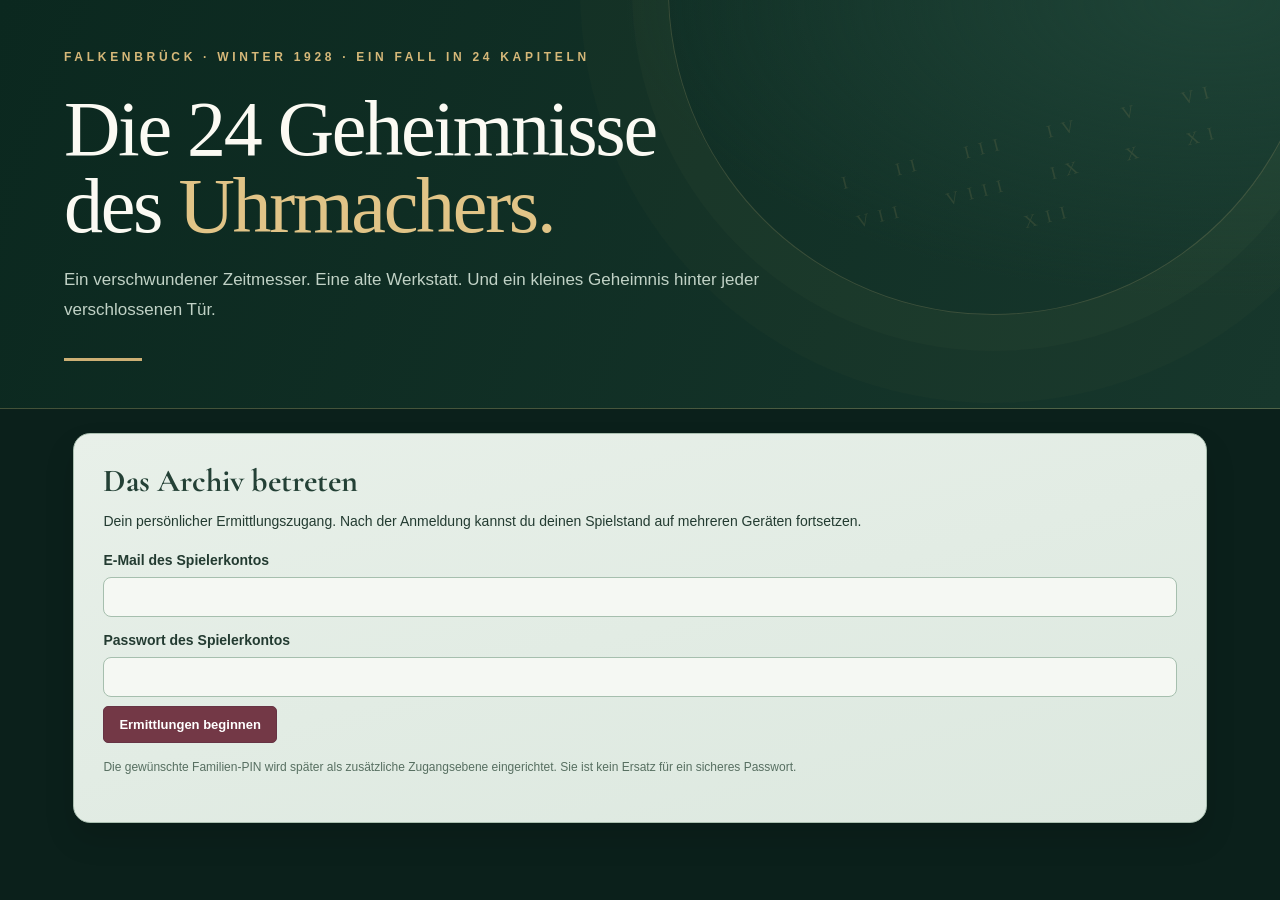
<file: index.html>
<!doctype html><html lang="de"><head><meta charset="utf-8"><meta name="viewport" content="width=device-width,initial-scale=1"><title>Winterstern · Die Ermittlungszentrale 0.9</title>
<style>
@import url('https://fonts.googleapis.com/css2?family=Cormorant+Garamond:wght@500;600;700&display=swap');
:root{--pine:#183c30;--dark:#102b25;--wine:#793844;--paper:#fffaf1;--cream:#eee1cc;--gold:#d6b87c;--ink:#263b30;--line:#d9cab3}*{box-sizing:border-box}body{margin:0;background:#e8dfd0;color:var(--ink);font:14px/1.65 Arial,sans-serif}h1,h2,h3{font-family:'Cormorant Garamond',Georgia,serif;line-height:1.1}h1{font-size:48px;margin:7px 0}h2{font-size:32px;margin:0 0 12px}h3{font-size:24px;margin:0 0 8px}p{margin:9px 0 15px}header{background:linear-gradient(115deg,#102c23,#255041);color:#f6ecdc;padding:23px clamp(16px,2.5vw,44px);border-bottom:4px solid var(--wine)}header .brand{display:flex;align-items:center;gap:13px}header small{letter-spacing:2px;color:var(--gold)}.logo{width:50px;height:50px;border:2px solid var(--gold);border-radius:50%;display:grid;place-items:center;font-size:25px}main{width:100%;max-width:none;margin:24px auto;padding:0 clamp(12px,2.5vw,44px)}.card{background:var(--paper);padding:24px;border-radius:12px;border:1px solid var(--line);margin-bottom:17px;box-shadow:0 6px 20px #182d250a}.hero{background:#1c4034;color:#f3e9d8;border:1px solid #45614e}.hero p{color:#e6d8c2}.muted{color:#65776c}.gold{color:#b48b44}.cap{letter-spacing:1.8px;text-transform:uppercase;font-size:11px;font-weight:700;color:var(--wine)}.hero .cap{color:#dbc28e}button{font:600 14px Arial;cursor:pointer;border:1px solid var(--wine);border-radius:6px;padding:10px 15px;background:var(--wine);color:white}button.alt{background:transparent;color:var(--wine)}button:disabled{opacity:.55;cursor:not-allowed}input,textarea,select{width:100%;font:14px Arial;color:var(--ink);padding:11px;background:white;border:1px solid #bda994;border-radius:6px}textarea{min-height:125px;resize:vertical}label{display:block;font-weight:bold;margin:12px 0 5px}.nav{display:flex;gap:8px;flex-wrap:wrap;margin:0 0 18px}.nav button{background:#f8ecdb;color:var(--pine);border:1px solid #cbbc9e}.nav button.active{background:var(--pine);color:white}.flex{display:flex;justify-content:space-between;align-items:center;gap:10px;flex-wrap:wrap}.grid{display:grid;grid-template-columns:minmax(0,1fr) minmax(260px,310px);gap:18px}.cols{display:grid;grid-template-columns:1fr 1fr;gap:13px}.notice{padding:12px;border-radius:6px;margin:12px 0;background:#e5efe3;border-left:4px solid #44875e;white-space:pre-wrap}.notice.bad{background:#f6e6e1;border-left-color:#a84c4c}.reader{font:17px/1.82 Georgia,serif;max-width:85ch;white-space:pre-line}.reader p{margin-bottom:19px}.divider{border:0;border-top:1px solid var(--line);margin:22px 0}.stamp{background:#f0e5d1;border-radius:7px;padding:13px}.storycard{display:block;width:100%;text-align:left;margin:8px 0;background:#f7eedf;color:var(--ink);border:1px solid #d1bea2}.storycard:hover{background:#f0dfc7}.tag{background:#e9ddc5;padding:4px 9px;border-radius:16px;font-size:12px}.stat{font:700 28px Georgia,serif;color:var(--wine)}.bernd{display:flex;align-items:center;gap:15px;padding:14px;border:1px solid #d7c2a0;background:#f1e7d5;border-radius:10px}.bernd svg{width:102px;height:122px;flex:none;filter:drop-shadow(0 6px 4px #0002)}.small{font-size:12px}.board{height:500px;background:radial-gradient(#b69574,#997352);border:12px solid #76513a;position:relative;overflow:hidden;border-radius:7px;touch-action:none}.board svg.lines{position:absolute;width:100%;height:100%;inset:0;pointer-events:none}.node{position:absolute;cursor:grab;touch-action:none;user-select:none;width:148px;background:#fbefd4;border:1px solid #d2bf96;box-shadow:2px 3px 6px #37271f88;border-radius:4px;padding:13px;min-height:92px}.node:before{content:'';position:absolute;top:5px;left:calc(50% - 5px);width:10px;height:10px;background:#9b4647;border-radius:50%}.node strong{display:block;margin-top:10px}.node-photo{width:100%;height:82px;object-fit:cover;margin-top:12px;border-radius:3px}.archive-photo{max-width:160px;max-height:135px;object-fit:cover;display:block;border-radius:5px;margin:9px 0}.node.selected{outline:3px solid #f7df9f}.node small{display:block;color:#6f6559}.node .link-handle{position:absolute;right:-13px;top:34px;width:26px;height:26px;border-radius:50%;border:2px solid #ffeed1;background:#793844;color:white;font:700 16px Arial,sans-serif;display:grid;place-items:center;cursor:crosshair;touch-action:none;box-shadow:0 1px 6px #0005;padding:0;z-index:3}.node .link-handle:focus-visible{outline:3px solid #e1b96d}.node.link-source{outline:3px solid #fbd18d}.node.link-target{outline:3px dashed #fff1c3}#boardLinkInfo{background:#f6e8d1;padding:9px;border-radius:7px;margin:8px 0;font-size:12px}.board-actions{display:flex;gap:7px;flex-wrap:wrap;margin:8px 0}.board-actions button{font-size:12px}.link-row{padding:7px 0;border-bottom:1px solid #e0ceb5;display:flex;gap:9px;align-items:center;justify-content:space-between}.link-row button{font-size:11px;padding:5px 8px}svg#lines .preview{stroke:#f4d79e;stroke-dasharray:4 4;stroke-width:4;opacity:.9}.two{display:grid;grid-template-columns:1fr 1fr;gap:11px}.archiveitem{background:#f1e4d0;padding:15px;border-radius:8px;border:1px solid var(--line);margin:8px 0}.hide{display:none!important}.apphead{margin-bottom:22px}.warning{background:#f4e7d0;padding:10px;border-radius:6px}.hint{background:#f3e8d7;padding:12px;border-left:3px solid var(--gold);margin-top:9px}.board-split{display:grid;grid-template-columns:1fr 260px;gap:15px}@media(max-width:800px){.grid,.cols,.board-split{grid-template-columns:1fr}.board{height:420px;border-width:7px}.node{width:118px}.card{padding:18px}header h1{font-size:38px}}
.ws-material-reminder{background:#f1e5cc;color:#253d31;border-left:4px solid #ae8746;border-radius:5px;padding:13px 15px;margin:0 0 18px;line-height:1.6}.ws-next-parcel{border:1px solid #c7a46a}.ws-next-parcel strong{color:#22392e}body.ws-admin-preview .ws-preview-navigator{border:2px solid #b49a70;background:#f5ead5}body.ws-admin-preview .ws-preview-head{display:flex;justify-content:space-between;gap:10px;flex-wrap:wrap;align-items:center}body.ws-admin-preview .ws-preview-navigator button:disabled{opacity:.45;cursor:not-allowed}body.ws-admin-preview #view{max-width:none}body.ws-admin-preview .nav{display:flex}
@media(min-width:1500px){.grid{grid-template-columns:minmax(0,1fr) 340px}.card{padding:clamp(24px,2vw,38px)}}
@media(max-width:650px){header{padding:17px 14px}main{padding:0 12px;margin:14px auto}h1{font-size:34px}.card{padding:16px}.reader{font-size:16px}.ws-preview-navigator .flex{gap:8px}.ws-preview-navigator button{flex:1 1 125px}}
html,body{max-width:100%;overflow-x:clip}.grid>*,.cols>*,.board-split>*{min-width:0}
</style><link rel="stylesheet" href="raetsel.css"><link rel="stylesheet" href="winterstern-archiv-ui.css"><script src="raetsel.js"></script></head><body class="ws-newui"><header class="ws-grand-header"><div class="ws-grand-inner"><small>FALKENBRÜCK · WINTER 1928 · EIN FALL IN 24 KAPITELN</small><h1>Die 24 Geheimnisse<br>des <em>Uhrmachers.</em></h1><p>Ein verschwundener Zeitmesser. Eine alte Werkstatt. Und ein kleines Geheimnis hinter jeder verschlossenen Tür.</p><div class="ws-grand-line" aria-hidden="true"></div></div><div class="ws-grand-dial" aria-hidden="true"><span>I&nbsp;&nbsp; II&nbsp;&nbsp; III&nbsp;&nbsp; IV&nbsp;&nbsp; V&nbsp;&nbsp; VI</span><span>VII&nbsp;&nbsp; VIII&nbsp;&nbsp; IX&nbsp;&nbsp; X&nbsp;&nbsp; XI</span><span>XII</span></div></header><main><section class="card" id="login"><h2>Das Archiv betreten</h2><p>Dein persönlicher Ermittlungszugang. Nach der Anmeldung kannst du deinen Spielstand auf mehreren Geräten fortsetzen.</p><form id="loginForm"><label for="email">E-Mail des Spielerkontos</label><input id="email" type="email" required autocomplete="username"><label for="pass">Passwort des Spielerkontos</label><input id="pass" type="password" required autocomplete="current-password"><p><button type="submit" id="signIn">Ermittlungen beginnen</button></p></form><p class="muted small">Die gewünschte Familien-PIN wird später als zusätzliche Zugangsebene eingerichtet. Sie ist kein Ersatz für ein sicheres Passwort.</p></section><div id="status" aria-live="polite"></div><div id="app" class="hide"><div class="card flex apphead ws-progress-panel"><div class="ws-progress-content"><strong id="welcome">Ermittlung läuft</strong><div class="ws-progress-counter" id="progressLabel">0 von 24 Kapiteln gelöst</div><div class="ws-progress-track" role="progressbar" aria-label="Ermittlungsfortschritt" aria-valuemin="0" aria-valuemax="24" aria-valuenow="0" id="progressBar"><span id="progressFill"></span></div></div><button class="alt" id="logout">Abmelden</button></div><nav class="nav" id="nav" aria-label="Bereiche des Fallarchivs"><button data-tab="daily" class="active">Tagesrätsel</button><button data-tab="story">Gesamte Geschichte</button><button data-tab="board">Beweiswand</button><button data-tab="archive">Archiv</button></nav><div id="view"></div></div></main>
<script>
'use strict';
const BASE='https://giswhdctilbwtgvuxkaj.supabase.co';
const PUB='sb_publishable_4tWOnWo7JqIf9sAXbocBdQ_MdJ93zDN';
const ADMIN_PREVIEW=new URLSearchParams(location.search).get('spielvorschau')==='1';
let previewSolved=false, replayChapter=null, previewAllDiscoveries=[];
let session=null,me=null,progress=[],chapters=[],discoveries=[],boardItems=[],connections=[],mediaCache=new Map(),active='daily',current=1,selected=null,saveTimer=null,linkSource=null,linkDrag=null;
const $=id=>document.getElementById(id);
const esc=s=>String(s??'').replace(/[&<>"']/g,c=>({'&':'&amp;','<':'&lt;','>':'&gt;','"':'&quot;',"'":'&#39;'}[c]));
const stamp=(t)=>t?new Date(t).toLocaleDateString('de-DE'):'';
function notice(msg,bad=false){const n=document.createElement('div');n.className='notice'+(bad?' bad':'');n.textContent=msg;$('status').replaceChildren(n)}
async function api(path,opt={}){const h={'apikey':PUB,'Accept':'application/json',...(session?{'Authorization':'Bearer '+session.access_token}:{}),...(opt.headers||{})};const r=await fetch(BASE+path,{...opt,headers:h});let txt=await r.text(),d;try{d=txt?JSON.parse(txt):null}catch{d=txt}if(!r.ok)throw Error(d?.message||d?.msg||d?.error_description||d?.error||'HTTP '+r.status);return d}
function body(m,data,headers={}){return {method:m,headers:{'Content-Type':'application/json','Prefer':'return=representation',...headers},body:JSON.stringify(data)}}
async function rpc(name,data){return api('/rest/v1/rpc/'+name,body('POST',data))}
async function safeAction(btn,fn){if(btn?.disabled)return;if(btn)btn.disabled=true;try{await fn()}catch(e){notice(e.message,true)}finally{if(btn)btn.disabled=false}}
const pg=n=>progress.find(p=>p.chapter_id===n)||(ADMIN_PREVIEW?{started_at:n===current,solved_at:null}:{});
const chapter=n=>chapters.find(c=>c.id===n);
const done=n=>!!pg(n).solved_at;
const started=n=>!!pg(n).started_at;
function paragraph(text){return String(text||'').split(/\n\s*\n/g).filter(Boolean).map(p=>'<p>'+esc(p)+'</p>').join('')}
function bernd(txt){return `<div class="bernd"><svg viewBox="0 0 120 130" role="img" aria-label="Bernd mit riesiger Mütze und weißem Bart"><path d="M30 60 Q12 28 55 5 Q90 -7 103 42 Q108 56 87 65" fill="#7e8a77" stroke="#596b5e" stroke-width="2"/><path d="M14 57 Q50 70 106 56 L103 70 Q60 81 21 73 Z" fill="#d9d6c9"/><path d="M37 74 Q23 105 58 126 Q96 115 85 75 Z" fill="#f3f0e4"/><ellipse cx="62" cy="76" rx="15" ry="13" fill="#e7c6a7"/><path d="M42 80 Q30 100 44 112 M73 82 Q82 95 77 113" stroke="#fff" stroke-width="8" fill="none"/><path d="M26 105 Q12 122 33 127 H86 Q108 124 98 107" fill="#829080"/></svg><p>${esc(txt)}</p></div>`}
async function auth(){const res=await api('/auth/v1/token?grant_type=password',{method:'POST',headers:{'Content-Type':'application/json'},body:JSON.stringify({email:$('email').value.trim(),password:$('pass').value})});if(!res.access_token||!res.user)throw Error('Anmeldung fehlgeschlagen.');session={...res,user:res.user};$('pass').value='';await init();}
async function refreshSession(){
  if(ADMIN_PREVIEW){
    if(!session?.access_token)throw Error('Die Anmeldung der Spielleitung ist nicht mehr verfügbar.');
    return;
  }
  if(!session)return;
  if(session.expires_at&&Date.now()/1000<session.expires_at-100)return;
  const r=await api('/auth/v1/token?grant_type=refresh_token',{method:'POST',headers:{'Content-Type':'application/json'},body:JSON.stringify({refresh_token:session.refresh_token})});
  session={...r,user:r.user||session.user,expires_at:Date.now()/1000+(r.expires_in||3600)};
  sessionStorage.setItem('ws_session',JSON.stringify(session));
}
function receivePreviewSession(){
 return new Promise((resolve,reject)=>{
   if(window.parent===window){reject(Error('Bitte öffne die Vorschau über die Spielleitung.'));return;}
   let finished=false;
   const timer=setTimeout(()=>{if(finished)return;finished=true;window.removeEventListener('message',onMessage);reject(Error('Die Anmeldung konnte nicht an die Vorschau übergeben werden. Klicke in der Spielleitung auf „Vorschau neu laden“.'));},10000);
   function onMessage(event){
     if(event.source!==window.parent||event.origin!==location.origin)return;
     const message=event.data;
     if(message?.type!=='winterstern-preview-session'||!message.session?.access_token||!message.session?.user?.id)return;
     if(finished)return;
     finished=true;clearTimeout(timer);window.removeEventListener('message',onMessage);
     resolve({access_token:message.session.access_token,user:message.session.user});
   }
   window.addEventListener('message',onMessage);
   // The parent retains the session. No credentials are stored or inserted in the URL.
   window.parent.postMessage({type:'winterstern-preview-request'},location.origin);
 });
}
async function init(){if(ADMIN_PREVIEW){await initAdminPreview();return;}await refreshSession();const members=await api('/rest/v1/winterstern_members?select=role,display_name&user_id=eq.'+encodeURIComponent(session.user.id));if(!members?.length||members[0].role!=='player')throw Error('Dieser Zugang ist nicht als Spieler eingerichtet.');me=members[0];$('login').classList.add('hide');$('app').classList.remove('hide');session.expires_at=session.expires_at||Date.now()/1000+(session.expires_in||3600);sessionStorage.setItem('ws_session',JSON.stringify(session));const ok=await rpc('winterstern_start_chapter',{p_chapter:1});if(!ok&&!(await getProgress()).find(p=>p.chapter_id===1))throw Error('Kapitel 1 ist noch nicht veröffentlicht.');await loadAll();render();notice('Verbindung zum Fallarchiv hergestellt. Deine Ermittlungen werden in Supabase gespeichert.');}
async function initAdminPreview(){
  await refreshSession();
  const members=await api('/rest/v1/winterstern_members?select=role,display_name&user_id=eq.'+encodeURIComponent(session.user.id));
  if(!members?.length||members[0].role!=='admin')throw Error('Vorschau nur für die authentifizierte Spielleitung.');
  me=members[0];
  chapters=await api('/rest/v1/winterstern_chapters?select=id,title,puzzle_type,symbol,published&order=id.asc');
  previewAllDiscoveries=await api('/rest/v1/winterstern_discoveries?select=id,chapter_id,unlock_stage,kind,label,description,evidence_number,show_on_board,image_path,document_path&order=id.asc');
  current=Math.min(24,Math.max(1,Number(new URLSearchParams(location.search).get('kapitel'))||1));
  simulatePreviewState();
  $('login').classList.add('hide');$('app').classList.remove('hide');
  document.body.classList.add('ws-admin-preview');
  $('welcome').textContent='Spielleitung · vollständige Spielervorschau';
  $('progressLabel').textContent='Simulation – keine Speicherung und kein echter Spielstand';
  $('logout').style.display='none';
  active='daily';render();await fillDaily();
}
function simulatePreviewState(){
  progress=chapters.filter(c=>c.id<current||(c.id===current)).map(c=>({chapter_id:c.id,started_at:true,solved_at:c.id<current||(c.id===current&&previewSolved)?true:null}));
  discoveries=previewAllDiscoveries.filter(d=>d.chapter_id<current||(d.chapter_id===current&&(previewSolved||!(/solv|gelöst|after/i.test(d.unlock_stage||'')))));
  boardItems=[];connections=[];
}
async function previewSubmit(answer){
  await refreshSession();
  const record=await rpc('winterstern_admin_get_answer',{p_chapter:current});
  const normalize=x=>String(x??'').trim().toLocaleUpperCase('de-DE').replace(/\s+/g,' ');
  const valid=record?.saved&&[record.answer,...(record.alternatives||[])].some(x=>normalize(x)===normalize(answer));
  if(valid){previewSolved=true;simulatePreviewState();render();await fillDaily();}
  return !!valid;
}
async function previewChangeChapter(n){
  current=Math.max(1,Math.min(24,n));previewSolved=false;replayChapter=null;simulatePreviewState();
  history.replaceState(null,'','?spielvorschau=1&kapitel='+current);
  render();await fillDaily();
}
async function getProgress(){progress=await api('/rest/v1/winterstern_progress?select=chapter_id,started_at,solved_at,evidence_confirmed_at&order=chapter_id.asc');return progress}
async function loadAll(){await refreshSession();await getProgress();chapters=await api('/rest/v1/winterstern_chapters?select=id,title,puzzle_type,symbol,published&order=id.asc');discoveries=await api('/rest/v1/winterstern_discoveries?select=id,chapter_id,unlock_stage,kind,label,description,evidence_number,show_on_board,image_path,document_path&order=id.asc');boardItems=await api('/rest/v1/winterstern_board_items?select=user_id,discovery_id,pos_x,pos_y,note');connections=await api('/rest/v1/winterstern_board_connections?select=id,from_discovery_id,to_discovery_id,label');const allowed=new Set(discoveries.map(d=>d.id));boardItems=boardItems.filter(x=>allowed.has(x.discovery_id));connections=connections.filter(x=>allowed.has(x.from_discovery_id)&&allowed.has(x.to_discovery_id));const mediaPaths=new Set(discoveries.flatMap(d=>[d.image_path,d.document_path]).filter(Boolean));for(const [path,url] of mediaCache){if(!mediaPaths.has(path)){URL.revokeObjectURL(url);mediaCache.delete(path)}}if(!started(current))current=Math.max(1,...progress.filter(x=>x.started_at).map(x=>x.chapter_id));$('welcome').textContent='Ermittler · '+me.display_name;$('progressLabel').textContent=progress.filter(x=>x.solved_at).length+' von 24 Kapiteln gelöst';}
function tabs(){document.querySelectorAll('#nav button').forEach(b=>b.classList.toggle('active',b.dataset.tab===active))}
function render(){const bar=$('progressBar'),fill=$('progressFill');if(bar&&fill){const n=ADMIN_PREVIEW?(previewSolved?Math.max(1,current):Math.max(0,current-1)):progress.filter(x=>x.solved_at).length;bar.setAttribute('aria-valuenow',String(n));fill.style.width=(100*n/24)+'%';}tabs();$('view').innerHTML=active==='daily'?dailyView():active==='story'?storyView():active==='archive'?archiveView():boardView();if(active==='board')drawBoard();if(active==='story')wireStoryAccordions()}
function dayButtons(){if(ADMIN_PREVIEW)return `<div class="card ws-preview-navigator"><div class="ws-preview-head"><span class="cap">SPIELLEITUNG · VORSCHAU OHNE SPIELSTAND</span><strong>Kapitel ${String(current).padStart(2,'0')} / 24</strong></div><div class="flex" style="margin:12px 0"><button class="alt" id="previewPrev" ${current===1?'disabled':''}>← Vorheriges Kapitel</button><label style="display:flex;gap:8px;align-items:center">Kapitel <select id="previewChapter" style="width:auto">${chapters.map(c=>`<option value="${c.id}" ${c.id===current?'selected':''}>${String(c.id).padStart(2,'0')} · ${esc(c.title)}</option>`).join('')}</select></label><button id="previewNext" ${current===24?'disabled':''}>Nächstes Kapitel →</button></div><div class="flex"><button class="${!previewSolved?'':'alt'}" id="previewBefore">Vor der Lösung</button><button class="${previewSolved?'':'alt'}" id="previewAfter">Nach der Lösung</button><span class="muted small">Auch unveröffentlichte Kapitel sichtbar · keine Datenänderung</span></div></div>`;return `<div class="card"><h3>Ermittlungstage</h3><div class="flex">${progress.filter(x=>x.started_at).map(x=>`<button class="${x.chapter_id===current?'':'alt'}" data-chapter="${x.chapter_id}">${String(x.chapter_id).padStart(2,'0')}</button>`).join('')}</div></div>`}
function dailyView(){
  const c=chapter(current);
  if(!c||!started(current))return `<section class="card"><h2>Dieses Kapitel ist noch gesperrt</h2><p>Es wird erst nach der Veröffentlichung durch die Spielleitung und deiner Freigabe angezeigt.</p></section>`;
  return `<div class="ws-day-content">${dayButtons()}
    <section class="card hero ws-chapter-head"><span class="cap">Kapitel ${String(current).padStart(2,'0')} · Der Fall Winterstern</span><h1>${esc(c.title)}</h1><p>Falkenbrück · Die 24 Geheimnisse des Uhrmachers</p></section>
    <section class="card ws-story-shell"><details class="ws-story-fold" open><summary><span><span class="cap">KAPITEL ${String(current).padStart(2,'0')}</span><strong>Die Geschichte vor dem Rätsel</strong></span><span class="ws-fold-label">Ein- / ausklappen</span></summary><div id="storypart"><p>Geschichte wird geladen.</p></div></details></section>
    <section class="card ws-task-shell" id="taskpart"></section>
    <section class="card ws-story-shell" id="afterstorycard" hidden><details class="ws-story-fold" open><summary><span><span class="cap">NACH DER LÖSUNG</span><strong>Wie die Geschichte weitergeht</strong></span><span class="ws-fold-label">Ein- / ausklappen</span></summary><div id="afterstorypart"></div></details></section>
    <section class="card ws-bernd-footer">${bernd('Die Werkstatt ist aufgeräumt. Zumindest aus meiner Sicht. Bernd.')}</section>
  </div>`;
}
async function fillDaily(){
  if(active!=='daily'||!started(current)||!$('storypart')||!$('taskpart'))return;
  const s=await api('/rest/v1/winterstern_scenes?select=stage,title,body,display_order&chapter_id=eq.'+current+'&order=display_order.asc');
  const pu=await api('/rest/v1/winterstern_puzzles?select=instructions,hint_1,hint_2,hint_3,answer_format&chapter_id=eq.'+current);
  if(active!=='daily'||!$('storypart')||!$('taskpart'))return;
  const first=s.filter(x=>x.stage==='started'),after=s.filter(x=>x.stage==='solved');
  const preface=current===2?'<div class="ws-material-reminder"><strong>Für Kapitel 2:</strong> Du benötigst keine Druckvorlage und keine echten Streichhölzer. Die drei Prüfungen werden direkt am digitalen Werkstatttisch durchgeführt. Den historischen Tagebucheintrag hast du bereits vor Beginn der Reise erhalten.</div>':current>2?'<div class="ws-material-reminder"><strong>Unterlagen vom Vortag:</strong> Falls die neue Aufgabe auf ein Päckchen oder Dokument verweist, verwende jetzt das Material, das du nach dem vorherigen Kapitel erhalten hast.</div>':'';
  $('storypart').innerHTML=preface+(first.map(x=>`<div><h2>${esc(x.title)}</h2><div class="reader">${paragraph(x.body)}</div></div>`).join('')||'<p>Für dieses Kapitel ist noch keine Szene eingetragen.</p>');
  const puzzle=pu[0];
  let task=`<h2>Ermittlungsauftrag</h2><p>${esc(puzzle?.instructions||'Die Aufgabe wird noch vorbereitet.')}</p>`;
  if(!done(current)||replayChapter===current){
    if(current>=1&&current<=23){task+='<div id="specialPuzzle"></div>'}
    else{task+=`<label for="answer">Deine Lösung</label><div class="flex"><input style="flex:1;min-width:160px" id="answer" autocomplete="off" placeholder="Lösungswort oder Code"><button id="check">Prüfen</button></div><div id="answerfeedback" aria-live="polite"></div>`}
    // Bei interaktiven Rätseln werden die abgestuften Hinweise unmittelbar im Rätselmodul angezeigt.
    if(current===24)[puzzle?.hint_1,puzzle?.hint_2,puzzle?.hint_3].filter(Boolean).forEach((hint,i)=>{task+=`<details class="hint"><summary>Hinweis ${i+1} anzeigen</summary><p>${esc(hint)}</p></details>`});
  }else{
    task+=`<div class="notice">Rätsel gelöst. Alle Freischaltungen bleiben gespeichert.</div>`;
    if(current<24){
      const symbol=esc(chapter(current)?.symbol||'Siehe Unterlagen');
      task+=`<div class="stamp ws-next-parcel"><strong>Päckchensymbol: ${symbol}</strong><p>Suche das Päckchen mit diesem Zeichen und lege es für den nächsten Ermittlungstag bereit. <strong>Bitte erst morgen öffnen.</strong> Im folgenden Kapitel erfährst du, wann und wofür du den Inhalt benötigst.</p></div><hr class="divider"><button id="next">Nächstes Kapitel öffnen</button><div id="nextfeedback" aria-live="polite" class="small" style="margin-top:10px"></div>`;
    }else{task+='<div class="stamp"><strong>Fall abgeschlossen.</strong> Alle 24 Ermittlungsaufgaben sind gelöst.</div>'}
  }
  if(done(current)){
    task+=`<hr class="divider"><button type="button" class="alt ws-replay-btn" id="replayPuzzle">${replayChapter===current?'Wiederholung beenden':'Rätsel neu starten'}</button><p class="small muted">Nur das Rätsel wird neu gestartet. Dein Fortschritt, die Geschichte, Beweise und freigeschalteten Kapitel bleiben erhalten.</p>`;
  }
  $('taskpart').innerHTML=task;
  const afterCard=$('afterstorycard');
  if(afterCard){afterCard.hidden=!done(current);if(done(current))$('afterstorypart').innerHTML=after.map(x=>`<h3>${esc(x.title)}</h3><div class="reader">${paragraph(x.body)}</div>`).join('')||'<p>Die Fortsetzung ist noch nicht hinterlegt.</p>'}
  const replay=$('replayPuzzle');if(replay)replay.onclick=()=>{replayChapter=replayChapter===current?null:current;render();fillDaily().catch(e=>notice(e.message,true))};
  if((!done(current)||replayChapter===current)&&(current>=1&&current<=23)){
    mountWintersternPuzzle(current,$('specialPuzzle'),async answer=>{
      if(ADMIN_PREVIEW)return previewSubmit(answer);
      if(done(current)){replayChapter=null;render();await fillDaily();notice('Rätsel erneut gelöst. Dein bisheriger Fortschritt bleibt bestehen.');return true;}
      await refreshSession();
      const result=await rpc('winterstern_submit_answer',{p_chapter:current,p_answer:answer});
      if(result){await loadAll();render();await fillDaily()}
      return result;
    });
  }
  const check=$('check');
  if(check)check.onclick=()=>safeAction(check,async()=>{
    if(!ADMIN_PREVIEW&&done(current)){replayChapter=null;render();await fillDaily();notice('Wiederholung abgeschlossen. Alle Freischaltungen bleiben bestehen.');return;}
    if(ADMIN_PREVIEW){const valid=await previewSubmit($('answer').value.trim());if(!valid){const el=$('answerfeedback');if(el)el.innerHTML='<div class="notice bad">Diese Antwort stimmt noch nicht. Es wird nichts gespeichert.</div>'}return}
    await refreshSession();const result=await rpc('winterstern_submit_answer',{p_chapter:current,p_answer:$('answer').value.trim()});
    if(result){await loadAll();render();await fillDaily()}
    else $('answerfeedback').innerHTML='<div class="notice bad">Dieser Code passt noch nicht. Prüfe deine Unterlagen oder öffne einen Hinweis.</div>';
  });
  const next=$('next');
  if(next)next.onclick=()=>safeAction(next,async()=>{
    if(ADMIN_PREVIEW){await previewChangeChapter(current+1);return}
    await refreshSession();const target=current+1;const ok=await rpc('winterstern_start_chapter',{p_chapter:target});
    if(!ok){const feedback=$('nextfeedback');if(feedback){feedback.className='notice bad small';feedback.textContent='Kapitel '+String(target).padStart(2,'0')+' ist noch nicht von der Spielleitung veröffentlicht. Deine bisherige Lösung bleibt gespeichert. Sobald das Kapitel freigegeben ist, kannst du hier weitermachen.'}return}
    current++;await loadAll();render();await fillDaily();
  });
}
function storyView(){
 const completed=progress.filter(p=>p.solved_at).sort((a,b)=>a.chapter_id-b.chapter_id);
 return `<section class="card hero ws-chapter-head"><span class="cap">FALKENBRÜCK · DEIN ROMAN</span><h1>Gesamte Geschichte</h1><p>Alle abgeschlossenen Kapitel an einem Ort. Öffne die Seiten eines Kapitels, wann immer du sie erneut lesen möchtest.</p></section>
 <div class="ws-book"><div class="ws-book-inner"><div class="ws-book-heading"><span class="cap">DIE 24 GEHEIMNISSE DES UHRMACHERS</span><h2>Das Buch der Ermittlung</h2></div>
 ${completed.length?completed.map(p=>`<details class="ws-book-chapter" data-story-chapter="${p.chapter_id}"><summary><span class="ws-book-num">${String(p.chapter_id).padStart(2,'0')}</span><span><small>Kapitel ${p.chapter_id}</small><strong>${esc(chapter(p.chapter_id)?.title||'')}</strong></span><span class="ws-book-toggle">Aufklappen</span></summary><div class="ws-book-content" data-story-content="${p.chapter_id}"><p>Kapitel wird geladen …</p></div></details>`).join(''):'<div class="ws-book-empty"><h3>Die ersten Seiten sind noch leer</h3><p>Sobald du das Rätsel von Kapitel 1 gelöst hast, erscheint hier dessen Geschichte vor und nach der Aufgabe. Neue Kapitel kommen immer erst nach ihrer Lösung hinzu.</p></div>'}
 <p class="ws-book-end">Fortsetzung folgt …</p></div></div>`;
}
function wireStoryAccordions(){
 document.querySelectorAll('[data-story-chapter]').forEach(el=>el.addEventListener('toggle',()=>{
  if(el.open)readStory(Number(el.dataset.storyChapter)).catch(e=>notice(e.message,true));
 }));
}
async function readStory(n){
 if(!done(n))return;
 const box=document.querySelector('[data-story-content="'+n+'"]');if(!box||box.dataset.loaded==='1')return;
 await refreshSession();
 const s=await api('/rest/v1/winterstern_scenes?select=stage,title,body,display_order&chapter_id=eq.'+n+'&order=display_order.asc');
 if(!box.isConnected)return;
 const sections=[{stage:'started',label:'Vor dem Rätsel'},{stage:'solved',label:'Nach der Lösung'}];
 box.innerHTML=sections.map(sec=>`<div class="ws-book-scene"><span class="cap">${sec.label}</span>${s.filter(x=>x.stage===sec.stage).map(x=>`<h3>${esc(x.title)}</h3><div class="reader">${paragraph(x.body)}</div>`).join('')||'<p>Für diesen Abschnitt ist noch kein Text hinterlegt.</p>'}</div>`).join('');
 box.dataset.loaded='1';
}
function archiveView(){return `<section class="card hero"><h1>Das Archiv</h1><p>Hier liegen die digitalen Beweise, die deine Arbeit wirklich freigeschaltet hat.</p></section><section class="card">${discoveries.map(d=>`<div class="archiveitem"><span class="cap">${esc(d.kind)} · ${esc(d.evidence_number||'Aktenfund')}</span><h3>${esc(d.label)}</h3><p>${esc(d.description)}</p>${d.image_path?`<img class="archive-photo" data-media-image="${esc(d.id)}" alt="Bild zu ${esc(d.label)}">`:''}${d.document_path?`<button class="alt" data-media-doc="${esc(d.id)}">PDF-Beweisstück ansehen</button>`:''}</div>`).join('')||'<p>Noch keine digitalen Dokumente freigeschaltet.</p>'}</section>`}
async function mediaBlob(path){if(mediaCache.has(path))return mediaCache.get(path);await refreshSession();const r=await fetch(BASE+'/storage/v1/object/authenticated/winterstern-media/'+path.split('/').map(encodeURIComponent).join('/'),{headers:{apikey:PUB,Authorization:'Bearer '+session.access_token}});if(!r.ok)throw Error('Datei nicht freigegeben oder nicht abrufbar (HTTP '+r.status+').');const url=URL.createObjectURL(await r.blob());mediaCache.set(path,url);return url;}
async function paintArchiveImages(){for(const img of document.querySelectorAll('[data-media-image]')){let d=discoveries.find(x=>x.id===Number(img.dataset.mediaImage));if(d?.image_path)mediaBlob(d.image_path).then(url=>{if(img.isConnected)img.src=url}).catch(()=>{if(img.isConnected)img.alt='Bild noch nicht verfügbar.'})}}
async function openEvidencePdf(id){const d=discoveries.find(x=>x.id===id);if(!d?.document_path)return;const popup=window.open('','_blank');try{const url=await mediaBlob(d.document_path);if(popup)popup.location.href=url;else{const a=document.createElement('a');a.href=url;a.target='_blank';a.click()}}catch(e){if(popup)popup.close();notice(e.message,true)}}
function boardView(){return `<section class="card hero"><h1>Die Beweiswand</h1><p>Ordne deine Spuren, verbinde die Karten und halte eigene Vermutungen fest. Die Karten erscheinen erst, wenn du sie tatsächlich entdeckt hast.</p></section><div class="board-split"><div class="card"><div id="board" class="board"><svg id="lines" class="lines"></svg></div><div id="boardLinkInfo" role="status">Ziehe den roten Verbindungspunkt einer Karte zu einer zweiten Karte. Alternativ: Punkt antippen und danach die Zielkarte antippen.</div><div class="board-actions"><button id="cancelLink" class="alt" type="button">Verbindung abbrechen</button><button id="resetBoard" class="alt" type="button">Karten anordnen</button></div><p class="small muted">Karte ziehen = verschieben · Karte anklicken = Notizen · Roter Punkt = Verbindung ziehen.</p></div><aside class="card"><h3>Ermittlungsnotizen</h3><div id="boardDetails">Wähle eine Karte auf der Beweiswand.</div><hr class="divider"><h3>Verbindungen</h3><p class="small muted">Per rotem Griff direkt verbinden oder hier zwei Karten auswählen.</p><label for="linkFrom">Von</label><select id="linkFrom"></select><label for="linkTo">Zu</label><select id="linkTo"></select><label for="linkLabel">Vermerk (optional)</label><input id="linkLabel" placeholder="z. B. hat Zugang"><p><button id="makeLink">Karten verbinden</button></p><div id="linkList" aria-live="polite"></div></aside></div>`}
function pos(d,i){let v=boardItems.find(x=>x.discovery_id===d.id);return {x:Number(v?.pos_x??(35+(i%3)*165)),y:Number(v?.pos_y??(35+Math.floor(i/3)*120))}}
function linkMessage(t){const el=$('boardLinkInfo');if(el)el.textContent=t}
function clearLink(){linkSource=null;linkDrag=null;document.querySelectorAll('.node').forEach(n=>n.classList.remove('link-source','link-target'));drawLines();linkMessage('Ziehe den roten Verbindungspunkt einer Karte zu einer zweiten Karte. Alternativ: Punkt antippen und danach die Zielkarte antippen.')}
async function persistLink(a,b,label=''){
 if(a===b)throw Error('Bitte zwei verschiedene Karten verbinden.');
 if(!discoveries.some(d=>d.id===a&&d.show_on_board)||!discoveries.some(d=>d.id===b&&d.show_on_board))throw Error('Diese Karte ist noch nicht freigeschaltet.');
 if(connections.some(c=>(c.from_discovery_id===a&&c.to_discovery_id===b)||(c.from_discovery_id===b&&c.to_discovery_id===a)))throw Error('Die Karten sind bereits miteinander verbunden.');
 await refreshSession();
 let added=await api('/rest/v1/winterstern_board_connections',body('POST',{user_id:session.user.id,from_discovery_id:a,to_discovery_id:b,label}));
 if(!added?.length)throw Error('Verbindung konnte nicht gespeichert werden.');
 connections.push(added[0]);drawLines();drawLinkList();notice('Verbindung in Supabase gespeichert.');
}
function drawLinkList(){const el=$('linkList');if(!el)return;const visible=new Set(discoveries.filter(d=>d.show_on_board).map(d=>d.id));const list=connections.filter(c=>visible.has(c.from_discovery_id)&&visible.has(c.to_discovery_id));el.innerHTML='<h4>Gespeicherte Verbindungen ('+list.length+')</h4>'+ (list.map(c=>`<div class="link-row"><span>${esc(discoveries.find(d=>d.id===c.from_discovery_id)?.label||'')} ↔ ${esc(discoveries.find(d=>d.id===c.to_discovery_id)?.label||'')}${c.label?' · '+esc(c.label):''}</span><button type="button" class="alt" data-unlink="${c.id}" aria-label="Verbindung entfernen">Entfernen</button></div>`).join('')||'<p class="small muted">Noch keine Verbindung.</p>');
 el.querySelectorAll('[data-unlink]').forEach(btn=>btn.onclick=()=>safeAction(btn,async()=>{await refreshSession();await api('/rest/v1/winterstern_board_connections?id=eq.'+btn.dataset.unlink,{method:'DELETE'});connections=connections.filter(c=>String(c.id)!==btn.dataset.unlink);drawLines();drawLinkList();notice('Verbindung entfernt.')}));
}
function drawBoard(){if(ADMIN_PREVIEW){drawPreviewBoard();return;}const items=discoveries.filter(x=>x.show_on_board),b=$('board');const details=$('boardDetails');if(!b)return;selected=items.some(d=>d.id===selected)?selected:null;linkSource=null;linkDrag=null;if(!items.length){const p=document.createElement('p');p.textContent='Noch keine Spuren entdeckt.';p.style.padding='24px';b.append(p);return}
 for(let i=0;i<items.length;i++){
  let d=items[i],v=pos(d,i),node=document.createElement('div');node.className='node'+(selected===d.id?' selected':'');node.dataset.id=d.id;node.style.left=Math.max(0,Math.min(v.x,Math.max(0,b.clientWidth-155)))+'px';node.style.top=Math.max(0,Math.min(v.y,Math.max(0,b.clientHeight-105)))+'px';node.innerHTML='<strong>'+esc(d.label)+'</strong><small>'+esc(d.kind)+'</small><button type="button" class="link-handle" title="Verbindung ziehen oder antippen" aria-label="Verbindung von '+esc(d.label)+' ziehen">+</button>';b.append(node);
  if(d.image_path){const img=document.createElement('img');img.className='node-photo';img.alt='Bild zu '+d.label;node.insertBefore(img,node.querySelector('strong'));mediaBlob(d.image_path).then(url=>{if(img.isConnected)img.src=url}).catch(()=>{});}
  const handle=node.querySelector('.link-handle');
  handle.addEventListener('pointerdown',e=>{
    e.preventDefault();e.stopPropagation();if(linkSource&&linkSource!==d.id){const a=linkSource;clearLink();persistLink(a,d.id).catch(err=>notice(err.message,true));return}
    linkSource=d.id;linkDrag={x:e.clientX,y:e.clientY,moved:false};node.classList.add('link-source');handle.setPointerCapture(e.pointerId);linkMessage('Ziehe die Verbindung zu einer anderen Karte oder tippe diese an.');drawLines();
  });
  handle.addEventListener('pointermove',e=>{if(!linkDrag||linkSource!==d.id)return;const dx=e.clientX-linkDrag.x,dy=e.clientY-linkDrag.y;if(Math.abs(dx)+Math.abs(dy)>7)linkDrag.moved=true;linkDrag.x=e.clientX;linkDrag.y=e.clientY;drawLines();const target=document.elementFromPoint(e.clientX,e.clientY)?.closest('.node');document.querySelectorAll('.node').forEach(n=>n.classList.toggle('link-target',!!target&&n===target&&Number(n.dataset.id)!==d.id))});
  handle.addEventListener('pointerup',e=>{if(!linkDrag||linkSource!==d.id)return;const target=document.elementFromPoint(e.clientX,e.clientY)?.closest('.node');const to=target?Number(target.dataset.id):null;linkDrag=null;if(to&&to!==d.id){const from=d.id;clearLink();persistLink(from,to).catch(err=>notice(err.message,true))}else{linkMessage('Jetzt eine zweite Karte antippen oder einen neuen Verbindungsgriff ziehen.');drawLines()}});
  handle.addEventListener('pointercancel',()=>{linkDrag=null;drawLines()});
  let start=null;node.addEventListener('pointerdown',e=>{if(e.target.closest('.link-handle'))return;if(linkSource){e.preventDefault();return}start={x:e.clientX,y:e.clientY,baseX:node.offsetLeft,baseY:node.offsetTop,moved:false};node.setPointerCapture(e.pointerId)});
  node.addEventListener('pointermove',e=>{if(!start)return;let dx=e.clientX-start.x,dy=e.clientY-start.y;if(Math.abs(dx)+Math.abs(dy)>4)start.moved=true;node.style.left=Math.max(0,Math.min(b.clientWidth-node.offsetWidth,start.baseX+dx))+'px';node.style.top=Math.max(0,Math.min(b.clientHeight-node.offsetHeight,start.baseY+dy))+'px';drawLines()});
  node.addEventListener('pointerup',e=>{if(e.target.closest('.link-handle'))return;if(linkSource){const from=linkSource;clearLink();persistLink(from,d.id).catch(err=>notice(err.message,true));return}if(!start)return;let moved=start.moved;start=null;if(moved)savePosition(d.id,node.offsetLeft,node.offsetTop);else{selected=d.id;selectBoard(d.id)}});
  node.addEventListener('pointercancel',()=>{start=null});
 }
 const opts=items.map(d=>'<option value="'+d.id+'">'+esc(d.label)+'</option>').join('');$('linkFrom').innerHTML=opts;$('linkTo').innerHTML=opts;
 $('makeLink').onclick=()=>safeAction($('makeLink'),async()=>persistLink(Number($('linkFrom').value),Number($('linkTo').value),$('linkLabel').value.trim()));
 $('cancelLink').onclick=clearLink;
 $('resetBoard').onclick=()=>{clearLink();notice('Du kannst alle Karten mit der Maus oder dem Finger neu positionieren. Bereits gespeicherte Positionen bleiben bis zum Verschieben erhalten.')};
 drawLines();drawLinkList();if(selected)selectBoard(selected);
}
function drawPreviewBoard(){
 const b=$('board');if(!b)return;
 const items=discoveries.filter(x=>x.show_on_board);
 b.style.touchAction='auto';
 if(!items.length){b.innerHTML='<p style="padding:24px">Bei diesem simulierten Spielfortschritt sind noch keine Beweisstücke freigeschaltet.</p>';return;}
 items.forEach((d,i)=>{const v=pos(d,i),n=document.createElement('div');n.className='node ws-preview-node';n.style.left=Math.max(0,Math.min(v.x,b.clientWidth-155))+'px';n.style.top=Math.max(0,Math.min(v.y,b.clientHeight-105))+'px';n.innerHTML='<strong>'+esc(d.label)+'</strong><small>'+esc(d.kind)+'</small>';b.append(n);if(d.image_path){const im=document.createElement('img');im.className='node-photo';im.alt='Bild zu '+d.label;n.insertBefore(im,n.querySelector('strong'));mediaBlob(d.image_path).then(url=>{if(im.isConnected)im.src=url}).catch(()=>{})}});
 const details=$('boardDetails');if(details)details.textContent='Schreibgeschützte Vorschau: Beweisstücke entsprechend dem simulierten Fortschritt.';
 ['makeLink','resetBoard','cancelLink','linkFrom','linkTo','linkLabel'].forEach(id=>{const e=$(id);if(e)e.disabled=true});
 const ll=$('linkList');if(ll)ll.textContent='Persönliche Verbindungen und Notizen sind in dieser Simulation nicht enthalten.';
}
function drawLines(){const b=$('board'),svg=$('lines');if(!b||!svg)return;svg.setAttribute('viewBox',`0 0 ${b.clientWidth} ${b.clientHeight}`);svg.replaceChildren();for(const c of connections){let a=b.querySelector('[data-id="'+c.from_discovery_id+'"]'),z=b.querySelector('[data-id="'+c.to_discovery_id+'"]');if(!a||!z)continue;let l=document.createElementNS('http://www.w3.org/2000/svg','line');l.setAttribute('x1',a.offsetLeft+a.offsetWidth/2);l.setAttribute('y1',a.offsetTop+a.offsetHeight/2);l.setAttribute('x2',z.offsetLeft+z.offsetWidth/2);l.setAttribute('y2',z.offsetTop+z.offsetHeight/2);l.setAttribute('stroke','#773f45');l.setAttribute('stroke-width','3');l.setAttribute('stroke-dasharray','6 4');svg.append(l)}
 if(linkSource&&linkDrag){let a=b.querySelector('[data-id="'+linkSource+'"]');if(a){const rect=b.getBoundingClientRect(),preview=document.createElementNS('http://www.w3.org/2000/svg','line');preview.classList.add('preview');preview.setAttribute('x1',a.offsetLeft+a.offsetWidth/2);preview.setAttribute('y1',a.offsetTop+a.offsetHeight/2);preview.setAttribute('x2',linkDrag.x-rect.left);preview.setAttribute('y2',linkDrag.y-rect.top);svg.append(preview)}}}
async function savePosition(id,x,y){try{await refreshSession();let r=await api('/rest/v1/winterstern_board_items?on_conflict=user_id,discovery_id',body('POST',{user_id:session.user.id,discovery_id:id,pos_x:x,pos_y:y},{'Prefer':'resolution=merge-duplicates,return=representation'}));boardItems=boardItems.filter(v=>v.discovery_id!==id);if(r?.[0])boardItems.push(r[0]);}catch(e){notice('Position konnte nicht gespeichert werden: '+e.message,true)}}
function selectBoard(id){let d=discoveries.find(x=>x.id===id);if(!d)return;document.querySelectorAll('.node').forEach(n=>n.classList.toggle('selected',Number(n.dataset.id)===id));const item=boardItems.find(x=>x.discovery_id===id);$('boardDetails').innerHTML=`<strong>${esc(d.label)}</strong><p class="small">${esc(d.description)}</p><label for="boardNote">Deine Notizen</label><textarea id="boardNote">${esc(item?.note||'')}</textarea><p><button id="saveBoardNote">Notiz speichern</button></p>`;$('saveBoardNote').onclick=()=>safeAction($('saveBoardNote'),async()=>{await refreshSession();const val=$('boardNote').value;const v=pos(d,0);let data=await api('/rest/v1/winterstern_board_items?on_conflict=user_id,discovery_id',{...body('POST',{user_id:session.user.id,discovery_id:id,pos_x:v.x,pos_y:v.y,note:val}),headers:{'Content-Type':'application/json','Prefer':'resolution=merge-duplicates,return=representation'}});boardItems=boardItems.filter(x=>x.discovery_id!==id);if(data?.[0])boardItems.push(data[0]);notice('Notiz gespeichert.')})}
async function openTab(tab){active=tab;if(!ADMIN_PREVIEW)await loadAll();render();if(tab==='daily')await fillDaily();if(tab==='archive')paintArchiveImages()}
$('view').addEventListener('change',e=>{if(ADMIN_PREVIEW&&e.target.id==='previewChapter')previewChangeChapter(Number(e.target.value)).catch(err=>notice(err.message,true))});
$('loginForm').onsubmit=e=>{e.preventDefault();safeAction($('signIn'),auth)};
$('logout').onclick=async()=>{try{await api('/auth/v1/logout',{method:'POST'})}catch{}session=null;sessionStorage.removeItem('ws_session');$('login').classList.remove('hide');$('app').classList.add('hide');$('status').replaceChildren()};
$('nav').onclick=e=>{const button=e.target.closest('[data-tab]');if(button)openTab(button.dataset.tab).catch(err=>notice(err.message,true))};
$('view').onclick=e=>{
 if(ADMIN_PREVIEW){
  if(e.target.closest('#previewPrev')){previewChangeChapter(current-1).catch(err=>notice(err.message,true));return;}
  if(e.target.closest('#previewNext')){previewChangeChapter(current+1).catch(err=>notice(err.message,true));return;}
  if(e.target.closest('#previewBefore')){previewSolved=false;simulatePreviewState();render();fillDaily().catch(err=>notice(err.message,true));return;}
  if(e.target.closest('#previewAfter')){previewSolved=true;simulatePreviewState();render();fillDaily().catch(err=>notice(err.message,true));return;}
 }
 const b=e.target.closest('[data-chapter],[data-story],[data-media-doc]');if(b?.dataset.chapter){current=Number(b.dataset.chapter);replayChapter=null;render();fillDaily().catch(err=>notice(err.message,true))}if(b?.dataset.story)readStory(Number(b.dataset.story)).catch(err=>notice(err.message,true));if(b?.dataset.mediaDoc)openEvidencePdf(Number(b.dataset.mediaDoc)).catch(err=>notice(err.message,true))};
(async()=>{try{
 if(ADMIN_PREVIEW){
   session=await receivePreviewSession();
   await init();
 }else{
   const raw=sessionStorage.getItem('ws_session');
   if(!raw)return;
   session=JSON.parse(raw);const r=await api('/auth/v1/user');session.user=r;await init();
 }
}catch(e){session=null;if(!ADMIN_PREVIEW)sessionStorage.removeItem('ws_session');$('login').classList.remove('hide');$('app').classList.add('hide');if(ADMIN_PREVIEW){$('login').innerHTML='<h2>Spieleransicht nicht verfügbar</h2><p>'+esc(e.message)+'</p><p>Bitte melde dich im Spielleitungsbereich an und öffne dort den Reiter „Spieleransicht“.</p>';}}})();
</script></body></html>
</file>
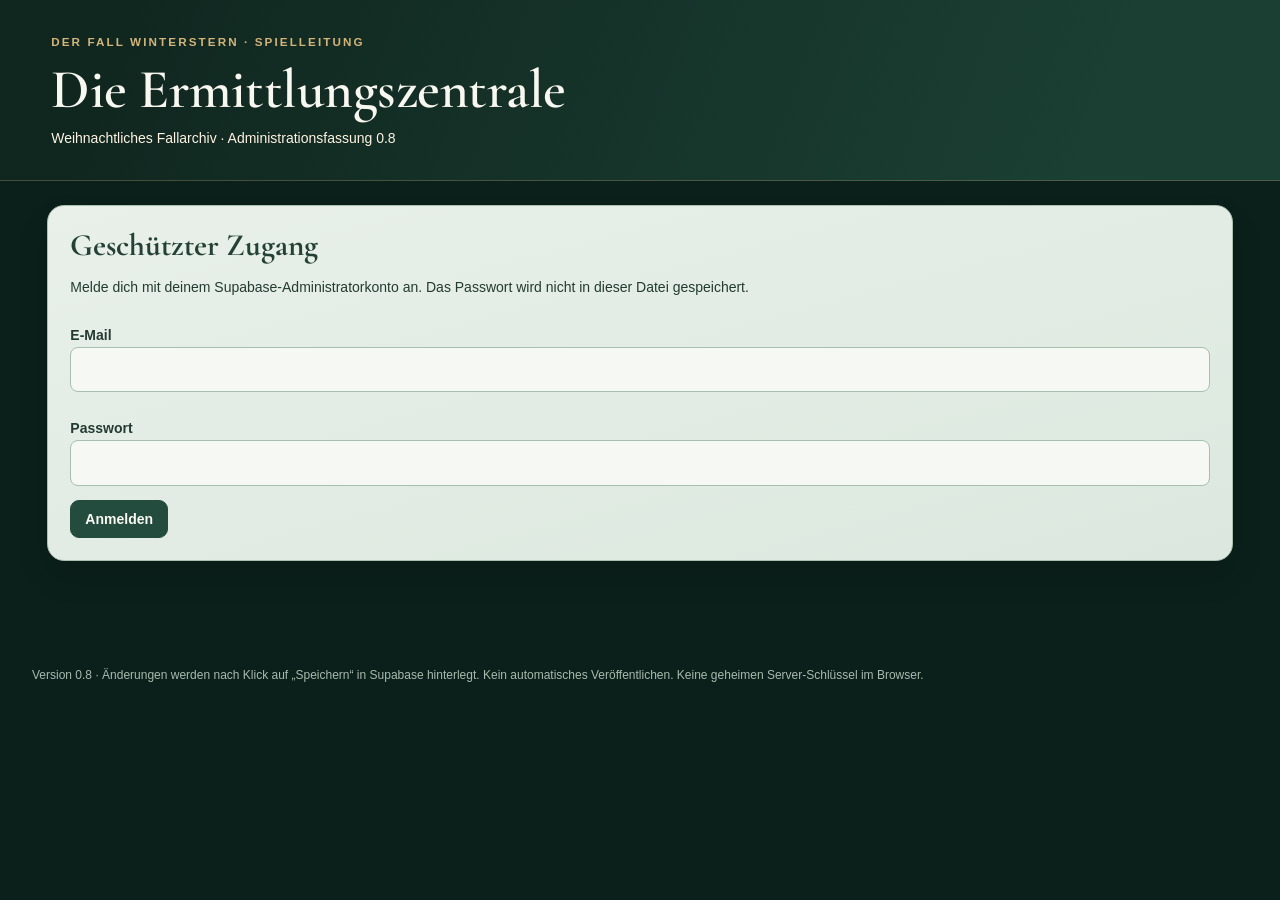
<file: spielleitung.html>
<!DOCTYPE html><html lang="de"><head><meta charset="utf-8"><meta name="viewport" content="width=device-width, initial-scale=1"><title>Winterstern · Spielleitung 0.9</title>
<style>
@import url('https://fonts.googleapis.com/css2?family=Cormorant+Garamond:wght@500;600;700&display=swap');
:root{--pine:#173d31;--wine:#793441;--paper:#fffaf1;--gold:#c8ae7f;--line:#ded0b6;--ink:#233d32}*{box-sizing:border-box}body{margin:0;background:#eae0d0;color:var(--ink);font:14px/1.6 Arial,sans-serif}h1,h2,h3{font-family:'Cormorant Garamond',Georgia,serif;line-height:1.1}h1{font-size:42px;margin:8px 0}h2{font-size:31px;margin:0 0 12px}h3{font-size:23px;margin:0 0 8px}header{background:var(--pine);color:#fff3e2;border-bottom:4px solid var(--wine);padding:24px clamp(16px,2.5vw,44px)}header small{letter-spacing:1.6px;color:var(--gold)}main{width:100%;max-width:none;margin:24px auto;padding:0 clamp(12px,2.5vw,44px)}.card{background:var(--paper);border:1px solid var(--line);border-radius:12px;padding:22px;margin-bottom:16px;box-shadow:0 7px 22px #253d310d}.grid{display:grid;grid-template-columns:minmax(240px,300px) minmax(0,1fr);gap:18px}.flex{display:flex;justify-content:space-between;align-items:center;gap:12px;flex-wrap:wrap}.btn{background:var(--wine);color:#fff;border:1px solid var(--wine);border-radius:6px;padding:10px 14px;cursor:pointer;font:600 14px Arial}.btn.alt{background:transparent;color:var(--wine)}.btn:disabled{opacity:.5;cursor:not-allowed}label{display:block;font-weight:bold;margin:11px 0 4px}input,textarea,select{width:100%;padding:10px 11px;border:1px solid #baa994;border-radius:5px;font:inherit;color:var(--ink);background:#fff}textarea{min-height:108px;resize:vertical}input:disabled{background:#f4eee3}.muted{color:#677669}.notice{background:#e6eddc;border-left:4px solid #528660;border-radius:5px;padding:11px 13px;margin:12px 0;white-space:pre-wrap}.notice.err{background:#f6e2e2;border-color:#ab4141}.flag{background:#f1e5ce;border-radius:7px;padding:12px}.gap{display:grid;gap:10px}.rule{border:0;border-top:1px solid var(--line);margin:20px 0}.preview{background:#f7ecd7;padding:16px;border-radius:7px;min-height:70px;white-space:pre-wrap}.chapters{max-height:620px;overflow-y:auto}.chapterbtn{display:flex;width:100%;border:0;border-bottom:1px solid var(--line);background:transparent;padding:9px 10px;text-align:left;cursor:pointer;justify-content:space-between;font:inherit}.chapterbtn[aria-current="true"]{background:#efe1c9;font-weight:bold}.tag{font-size:11px;border-radius:9px;background:#e5d7bd;padding:2px 6px}.mini{font-size:12px}.columns2{display:grid;grid-template-columns:1fr 1fr;gap:12px}.discovery-row{display:flex;justify-content:space-between;gap:12px;padding:11px;border-bottom:1px solid var(--line);align-items:center}.discovery-row b{display:block}.discovery-row small{color:#65766b}.discovery-row button{flex:none}.upload-grid{display:grid;grid-template-columns:1fr 1fr;gap:12px}.preview-thumb{display:block;max-width:190px;max-height:150px;object-fit:cover;border:1px solid var(--line);border-radius:6px;margin:8px 0}[hidden]{display:none!important}footer{width:100%;max-width:none;margin:30px auto;padding:0 clamp(12px,2.5vw,44px) 28px;color:#677669;font-size:12px}@media(max-width:800px){.grid,.columns2{grid-template-columns:1fr}.chapters{max-height:220px}h1{font-size:35px}.card{padding:17px}}
body.admin-preview-active #app > .grid{display:none}body.admin-preview-active #adminPreviewPane{display:block}body.admin-preview-active #editTab{background:transparent;color:var(--wine)}body.admin-preview-active #playerPreviewTab{background:var(--wine);color:white}
#adminPreviewPane{padding:clamp(12px,2vw,26px)}
@media(min-width:1500px){.grid{grid-template-columns:320px minmax(0,1fr)}}
@media(max-width:650px){header{padding:18px 14px}main{padding:0 12px;margin:14px auto}#adminPreviewPane{padding:10px}#wintersternPreviewFrame{min-height:75vh}.card{padding:14px}}
html,body{max-width:100%;overflow-x:clip}.grid>*,.columns2>*{min-width:0}
</style><link rel="stylesheet" href="winterstern-archiv-ui.css"></head><body class="ws-newadmin">
<header><small>DER FALL WINTERSTERN · SPIELLEITUNG</small><h1>Die Ermittlungszentrale</h1><div>Weihnachtliches Fallarchiv · Administrationsfassung 0.8</div></header>
<main><section id="login" class="card"><h2>Geschützter Zugang</h2><p>Melde dich mit deinem Supabase-Administratorkonto an. Das Passwort wird nicht in dieser Datei gespeichert.</p><form id="loginform" class="gap"><label>E-Mail<input id="email" type="email" required autocomplete="username"></label><label>Passwort<input id="password" type="password" required autocomplete="current-password"></label><div><button id="loginbutton" class="btn" type="submit">Anmelden</button></div></form></section>
<div id="status" role="status" aria-live="polite"></div>
<div id="app" hidden><div class="card flex"><div><h2 style="margin:0">Spielleitung verbunden</h2><div id="account" class="muted"></div></div><div class="flex"><button class="btn alt" id="reload">Neu laden</button><button class="btn alt" id="logout">Abmelden</button></div></div>
<div class="card" id="adminTabs" style="display:flex;gap:10px;flex-wrap:wrap;align-items:center">
<button class="btn" id="editTab" type="button" aria-pressed="true">Kapitel bearbeiten</button>
<button class="btn alt" id="playerPreviewTab" type="button" aria-pressed="false">Spieleransicht</button>
<span class="muted mini">Die Spieleransicht ist ein geschützter, schreibfreier Vorschaumodus.</span>
</div>
<section id="adminPreviewPane" class="card" hidden>
  <div class="flex"><h2 style="margin:0">Spieleransicht · alle 24 Tage</h2><button class="btn alt" id="refreshPreview" type="button">Vorschau neu laden</button></div>
  <p class="muted">Vollständige Spielervorschau mit Tageskapitel, Gesamter Geschichte, Beweiswand und Archiv. Du simulierst den Fortschritt über die Kapitelwahl und den Status „Vor/Nach der Lösung“. Diese Vorschau zeigt nicht die individuellen Notizen des Spielerkontos und verändert keine Daten.</p>
  <iframe id="wintersternPreviewFrame" title="Geschützte Spieleransicht" style="display:block;width:100%;height:85vh;min-height:680px;border:1px solid #ded0b6;border-radius:9px;background:#f5ecdf" referrerpolicy="same-origin"></iframe>
</section>
<div class="grid"><aside><div class="card"><h2>24 Kapitel</h2><p class="muted mini">Die Inhalte sind derzeit unveröffentlicht. Wähle ein Kapitel zum Bearbeiten aus.</p><div class="chapters" id="chapterlist"></div></div></aside><section>
<div class="card"><div class="flex"><h2 id="heading">Kapitel 01</h2><span class="tag" id="publication">Entwurf</span></div><label for="title">Kapitelüberschrift</label><input id="title" maxlength="180"><label for="puzzletype">Rätselart</label><input id="puzzletype" maxlength="180" placeholder="z. B. Nonogramm"><label for="symbol">Päckchensymbol (nur Verwaltung)</label><input id="symbol" maxlength="80" placeholder="z. B. Schlüssel"><div class="flex" style="margin-top:13px"><button id="savemeta" class="btn">Kapitelangaben in Supabase speichern</button><span class="muted mini">Veröffentlichung bleibt gesperrt.</span></div></div>
<div class="card"><h2>Geschichte auf der Website</h2><p class="muted">Jeder Abschnitt wird getrennt gespeichert. Der zweite erscheint später erst nach der korrekten Rätsellösung.</p><label for="beforetitle">Titel vor dem Rätsel</label><input id="beforetitle" placeholder="z. B. Die Akte, die keiner haben wollte"><label for="before">Geschichte vor dem Rätsel</label><textarea id="before" rows="8" placeholder="Schreib den Website-Text in Du-Perspektive ..."></textarea><button class="btn" id="savebefore">Eröffnungsszene speichern</button><hr class="rule"><label for="aftertitle">Titel nach der Lösung</label><input id="aftertitle" placeholder="z. B. Das Archiv öffnet sich"><label for="after">Fortsetzung nach der Lösung</label><textarea id="after" rows="7" placeholder="Erzähle, was nach dem richtigen Ergebnis geschieht ..."></textarea><button class="btn" id="saveafter">Fortsetzung speichern</button></div>
<div class="card"><h2>Rätsel & Hinweise</h2><label for="instructions">Ermittlungsauftrag</label><textarea id="instructions" rows="4"></textarea><label for="format">Antwortformat</label><select id="format"><option value="text">Wort/Text</option><option value="number">Zahlencode</option><option value="time">Uhrzeit</option><option value="multi">Mehrere Angaben</option></select><label for="material">Physisches Material / Vorbereitung (nur Spielleitung)</label><textarea id="material" rows="3"></textarea><label for="hint1">Hinweis 1</label><textarea id="hint1" rows="2"></textarea><label for="hint2">Hinweis 2</label><textarea id="hint2" rows="2"></textarea><label for="hint3">Hinweis 3</label><textarea id="hint3" rows="2"></textarea><button class="btn" id="savepuzzle">Rätselbeschreibung und Hinweise speichern</button><p class="flag mini">Die Antwort wird geschützt in Supabase gespeichert. Du kannst sie unten im Spielleitungsbereich jederzeit ansehen und bearbeiten.</p></div>
<div class="card"><h2>Geheime Lösung &amp; Veröffentlichung</h2><p class="muted">Die Lösung wird ausschließlich über eine geschützte Datenbankfunktion gespeichert und niemals als Teil der Spielerwebsite ausgeliefert. Nur du als angemeldete Spielleitung kannst bestehende Antworten hier wieder aufrufen und ändern. Spieler sehen sie nicht.</p><label for="secretanswer">Richtige Antwort hinterlegen oder ersetzen</label><input id="secretanswer" type="text" autocomplete="off" placeholder="z. B. SCHLUESSEL"><label for="alternativeanswers">Alternative Schreibweisen (jeweils eine pro Zeile)</label><textarea id="alternativeanswers" rows="2" placeholder="z. B. SCHLÜSSEL"></textarea><button class="btn" id="saveanswer">Geheime Antwort sicher speichern</button><div id="answerStatus" aria-live="polite" class="notice mini" style="margin-top:8px">Gespeicherte Antwort wird nach Auswahl des Kapitels geladen.</div><hr class="rule"><p class="flag mini"><strong>Bewusste Freigabe:</strong> Veröffentliche ein Kapitel erst, wenn beide Geschichten, der Ermittlungsauftrag, die geheime Antwort und das physische Material fertig geprüft sind. Unveröffentlichte Kapitel bleiben für Spieler gesperrt.</p><div class="flex"><button class="btn" id="publish" type="button">Kapitel veröffentlichen</button><button class="btn alt" id="unpublish" type="button">Veröffentlichung zurücknehmen</button></div><p class="flag mini">Veröffentlichen klappt erst, wenn das Kapitel einen Ermittlungsauftrag, eine gespeicherte geheime Antwort und je eine Geschichte vor und nach dem Rätsel enthält. Für den Spielerzugang müssen wir noch einen separaten Benutzer einrichten. Keine Antwort oder Szene wird allein durch das Öffnen dieses Verwaltungsbereichs freigeschaltet.</p></div>
<div class="card" id="evidenceAdmin"><div class="flex"><h2>Personen, Orte &amp; Beweise</h2><span class="tag">Beweisverwaltung</span></div>
<p class="muted">Lege Karten für die Beweiswand und Aktenfunde für das Archiv an. Entscheidend ist die Freischaltstufe: Ein Fund erscheint erst, wenn dein Testermittler genau dieses Ereignis erreicht hat.</p>
<div id="discoveryList"></div><hr class="rule">
<h3 id="discoveryEditTitle">Neuen Fund anlegen</h3>
<div class="columns2"><div><label for="dKind">Art</label><select id="dKind"><option value="person">Person</option><option value="place">Ort</option><option value="object">Gegenstand</option><option value="clue">Beweis / Hinweis</option></select></div><div><label for="dStage">Freischaltung</label><select id="dStage"><option value="started">Beim Öffnen dieses Kapitels</option><option value="solved">Nach richtiger Rätsellösung</option></select></div></div>
<label for="dLabel">Name / Bezeichnung</label><input id="dLabel" maxlength="160" placeholder="z. B. Johann Winter">
<label for="dDescription">Beschreibung, die dein Papa sehen darf</label><textarea id="dDescription" rows="3"></textarea>
<label for="dEvidenceNo">Beweisnummer (optional)</label><input id="dEvidenceNo" maxlength="60" placeholder="z. B. B01">
<label><input type="checkbox" id="dBoard" checked style="width:auto;margin-right:6px">Auf der Beweiswand anzeigen</label>
<p class="mini muted">Ohne Häkchen erscheint der Fund nur im digitalen Archiv. Bilder und PDFs sind privat gespeichert und werden erst mit der Freischaltung zugänglich.</p>
<div class="flex"><button class="btn" id="saveDiscovery">Fund in Supabase speichern</button><button class="btn alt" id="newDiscovery">Neuen Fund beginnen</button><button class="btn alt" id="deleteDiscovery" hidden>Fund löschen</button></div><div id="discoveryStatus" class="notice mini" aria-live="polite">Noch kein Fund ausgewählt.</div>
<hr class="rule"><h3>Bild oder PDF hinzufügen</h3><p class="muted mini">Speichere den Fund zuerst. Danach kannst du ein Porträt/Bild oder ein PDF in die private Supabase-Ablage hochladen (maximal 10 MB je Datei).</p>
<div class="upload-grid"><div><label for="portraitFile">Bild (JPG, PNG, WEBP)</label><input id="portraitFile" type="file" accept="image/jpeg,image/png,image/webp"><p><button class="btn alt" id="uploadPortrait" disabled>Bild hochladen</button></p></div><div><label for="documentFile">PDF-Beweisstück</label><input id="documentFile" type="file" accept="application/pdf"><p><button class="btn alt" id="uploadDocument" disabled>PDF hochladen</button></p></div></div>
<div id="attachedFiles" class="mini"></div>
</div>
<div class="card"><h2>Vorschau der Geschichte</h2><div class="columns2"><div><h3>Vor dem Rätsel</h3><div class="preview" id="previewbefore"></div></div><div><h3>Nach der Lösung</h3><div class="preview" id="previewafter"></div></div></div></div>
</section></div></div></main><footer>Version 0.8 · Änderungen werden nach Klick auf „Speichern“ in Supabase hinterlegt. Kein automatisches Veröffentlichen. Keine geheimen Server-Schlüssel im Browser.</footer>
<script>
'use strict';
const BASE='https://giswhdctilbwtgvuxkaj.supabase.co';
const PUB='sb_publishable_4tWOnWo7JqIf9sAXbocBdQ_MdJ93zDN';
let session=null,chapters=[],current=1,scenes=[],puzzle=null,loading=false,discoveries=[],editingDiscovery=null;
const $=id=>document.getElementById(id);
function show(msg,error=false){const n=document.createElement('div');n.className='notice'+(error?' err':'');n.textContent=msg;$('status').replaceChildren(n);}
async function api(path,options={}){
 const headers={'apikey':PUB,'Accept':'application/json',...(session?{'Authorization':'Bearer '+session.access_token}:{}),...(options.headers||{})};
 const response=await fetch(BASE+path,{...options,headers});
 const body=await response.text();let data;try{data=body?JSON.parse(body):null}catch{data=body}
 if(!response.ok)throw new Error((data&&(data.message||data.error_description||data.msg||data.error))||('HTTP '+response.status));
 return data;
}
function json(method,body,extra={}){return {method,headers:{'Content-Type':'application/json','Prefer':'return=representation',...extra},body:JSON.stringify(body)}}
function field(id){return $(id).value.trim()}
function chapter(){return chapters.find(c=>c.id===current)}
function renderChapterList(){let root=$('chapterlist');root.replaceChildren();for(const c of chapters){let b=document.createElement('button');b.type='button';b.className='chapterbtn';b.setAttribute('aria-current',String(c.id===current));const name=document.createElement('span');name.textContent=String(c.id).padStart(2,'0')+' · '+c.title;const badge=document.createElement('span');badge.className='tag';badge.textContent=c.published?'Live':'Entwurf';b.append(name,badge);b.onclick=()=>loadChapter(c.id).catch(e=>show('Kapitel konnte nicht geladen werden: '+e.message,true));root.append(b)}}
function updatePreview(){$('previewbefore').textContent=field('before')||'Noch kein Text hinterlegt.';$('previewafter').textContent=field('after')||'Noch kein Text hinterlegt.'}
async function refresh(){const u=session.user.id;const member=await api('/rest/v1/winterstern_members?select=role,display_name&user_id=eq.'+encodeURIComponent(u));if(member.length!==1||member[0].role!=='admin')throw new Error('Für diesen Benutzer liegt keine Administratorberechtigung vor.');chapters=await api('/rest/v1/winterstern_chapters?select=id,title,puzzle_type,symbol,published&order=id.asc');$('account').textContent=member[0].display_name+' · admin';$('app').hidden=false;$('login').hidden=true;await loadChapter(current);show('Mit Supabase verbunden · '+chapters.length+' Kapitel verfügbar.');}
async function loadChapter(n){if(loading)return;loading=true;try{current=n;const c=chapter();if(!c)throw new Error('Kapitel nicht gefunden.');$('answerStatus').textContent='Antwort wird geladen ...';$('secretanswer').value='';$('alternativeanswers').value='';$('heading').textContent='Kapitel '+String(n).padStart(2,'0');$('publication').textContent=c.published?'Veröffentlicht':'Entwurf';$('title').value=c.title;$('puzzletype').value=c.puzzle_type||'';$('symbol').value=c.symbol||'';
 const [s,p]=await Promise.all([api('/rest/v1/winterstern_scenes?select=id,chapter_id,stage,title,body,display_order&chapter_id=eq.'+n+'&order=id.asc'),api('/rest/v1/winterstern_puzzles?select=chapter_id,instructions,answer_format,hint_1,hint_2,hint_3,physical_material_note&chapter_id=eq.'+n)]);scenes=s;puzzle=p[0]||null;
 const before=scenes.find(x=>x.stage==='started');const after=scenes.find(x=>x.stage==='solved');$('beforetitle').value=before?.title||'';$('before').value=before?.body||'';$('aftertitle').value=after?.title||'';$('after').value=after?.body||'';$('instructions').value=puzzle?.instructions||'';$('format').value=puzzle?.answer_format||'text';$('material').value=puzzle?.physical_material_note||'';$('hint1').value=puzzle?.hint_1||'';$('hint2').value=puzzle?.hint_2||'';$('hint3').value=puzzle?.hint_3||'';renderChapterList();updatePreview();await loadDiscoveries();
 const saved = await rpc('winterstern_admin_get_answer',{p_chapter:n});
 if(current===n){
   $('secretanswer').value=saved?.saved ? (saved.answer||'') : '';
   $('alternativeanswers').value=saved?.saved ? (saved.alternatives||[]).join('\n') : '';
   $('answerStatus').textContent=saved?.saved
     ? 'Gespeicherte Antwort für Kapitel '+n+' geladen. Änderungen werden erst durch „Geheime Antwort sicher speichern“ übernommen.'
     : 'Für Kapitel '+n+' ist noch keine Antwort gespeichert.';
 }
 }finally{loading=false;}}
async function saveMeta(){const id=current;const c=chapter();const title=field('title');if(!title)throw Error('Bitte einen Kapiteltitel eintragen.');await api('/rest/v1/winterstern_chapters?id=eq.'+id,json('PATCH',{title,puzzle_type:field('puzzletype'),symbol:field('symbol')||null}));Object.assign(c,{title,puzzle_type:field('puzzletype'),symbol:field('symbol')||null});renderChapterList();show('Kapitel '+id+': Titel, Rätselart und Symbol in Supabase gespeichert.');}
async function saveScene(stage){const item=scenes.find(x=>x.stage===stage);const before=stage==='started';const title=field(before?'beforetitle':'aftertitle');const body=field(before?'before':'after');if(!title||!body)throw Error('Bitte sowohl Szenentitel als auch Text ausfüllen.');const payload={chapter_id:current,stage,title,body,display_order:0};let updated;if(item){updated=await api('/rest/v1/winterstern_scenes?id=eq.'+item.id,json('PATCH',{title,body}));}else{updated=await api('/rest/v1/winterstern_scenes',json('POST',payload));}const result=updated?.[0];if(!result)throw Error('Supabase hat die Speicherung nicht bestätigt.');scenes=await api('/rest/v1/winterstern_scenes?select=id,chapter_id,stage,title,body,display_order&chapter_id=eq.'+current);updatePreview();show((before?'Eröffnungsszene':'Fortsetzung')+' für Kapitel '+current+' in Supabase gespeichert.');}
async function savePuzzle(){const payload={chapter_id:current,instructions:field('instructions'),answer_format:field('format'),physical_material_note:field('material'),hint_1:field('hint1'),hint_2:field('hint2'),hint_3:field('hint3')};let saved;if(puzzle){saved=await api('/rest/v1/winterstern_puzzles?chapter_id=eq.'+current,json('PATCH',payload));}else{saved=await api('/rest/v1/winterstern_puzzles',json('POST',payload));}if(!saved?.length)throw Error('Speichern wurde nicht bestätigt.');puzzle=saved[0];show('Rätselbeschreibung und Hinweise für Kapitel '+current+' in Supabase gespeichert.');}
async function rpc(name,payload){const res=await api('/rest/v1/rpc/'+name,json('POST',payload));return res;}
async function saveAnswer(){const answer=field('secretanswer');if(!answer)throw Error('Bitte die richtige Antwort eintragen.');const alternatives=$('alternativeanswers').value.split('\n').map(x=>x.trim()).filter(Boolean);await rpc('winterstern_admin_set_answer',{p_chapter:current,p_answer:answer,p_alternatives:alternatives});$('answerStatus').textContent='Erfolgreich gespeichert: Lösung und '+alternatives.length+' alternative Schreibweise(n) für Kapitel '+current+'. Die Eingaben bleiben zur Kontrolle sichtbar.';show('Die geheime Antwort für Kapitel '+current+' wurde serverseitig hinterlegt. Sie ist für Spieler nicht abrufbar.');}
async function publishChapter(value){await rpc(value?'winterstern_admin_publish':'winterstern_admin_unpublish',{p_chapter:current});const c=chapter();c.published=value;$('publication').textContent=value?'Veröffentlicht':'Entwurf';renderChapterList();show('Kapitel '+current+(value?' veröffentlicht. Spieler sehen es erst nach ihrer individuellen Freischaltung.':' wieder auf Entwurf gesetzt.'));}
async function act(button,fn){if(button.disabled)return;button.disabled=true;try{await fn()}catch(e){show('Speichern fehlgeschlagen: '+e.message,true)}finally{button.disabled=false}}

function discoveryStatus(text,bad=false){const o=$('discoveryStatus');o.textContent=text;o.className='notice mini'+(bad?' err':'');}
function resetDiscovery(){editingDiscovery=null;for(const id of ['dLabel','dDescription','dEvidenceNo'])$(id).value='';$('dKind').value='person';$('dStage').value='solved';$('dBoard').checked=true;$('discoveryEditTitle').textContent='Neuen Fund anlegen';$('deleteDiscovery').hidden=true;$('uploadPortrait').disabled=true;$('uploadDocument').disabled=true;$('portraitFile').value='';$('documentFile').value='';$('attachedFiles').replaceChildren();discoveryStatus('Noch kein Fund ausgewählt.');}
function renderDiscoveryList(){const box=$('discoveryList');box.replaceChildren();if(!discoveries.length){const p=document.createElement('p');p.className='muted mini';p.textContent='Für dieses Kapitel sind noch keine Fundstücke angelegt.';box.append(p);return;}
 for(const d of discoveries){const row=document.createElement('div');row.className='discovery-row';const desc=document.createElement('div');const heading=document.createElement('b');heading.textContent=d.label;const sub=document.createElement('small');sub.textContent=({person:'Person',place:'Ort',object:'Gegenstand',clue:'Beweis'}[d.kind]||d.kind)+' · '+({started:'Beim Kapitelstart',solved:'Nach Lösung',evidence_confirmed:'Veraltete Freischaltung – bitte auf „Nach Lösung“ ändern'}[d.unlock_stage]||'');desc.append(heading,sub);const btn=document.createElement('button');btn.type='button';btn.className='btn alt';btn.textContent='Bearbeiten';btn.onclick=()=>pickDiscovery(d.id);row.append(desc,btn);box.append(row);}}
async function loadDiscoveries(){discoveries=await api('/rest/v1/winterstern_discoveries?select=id,chapter_id,unlock_stage,kind,label,description,evidence_number,image_path,document_path,show_on_board&chapter_id=eq.'+current+'&order=id.asc');resetDiscovery();renderDiscoveryList();}
function pickDiscovery(id){const d=discoveries.find(x=>x.id===id);if(!d)return;editingDiscovery=id;$('dKind').value=d.kind;$('dStage').value=d.unlock_stage;$('dLabel').value=d.label;$('dDescription').value=d.description||'';$('dEvidenceNo').value=d.evidence_number||'';$('dBoard').checked=d.show_on_board;$('discoveryEditTitle').textContent='Fund #'+id+' bearbeiten';$('deleteDiscovery').hidden=false;$('uploadPortrait').disabled=false;$('uploadDocument').disabled=false;discoveryStatus('Fund geladen. Änderungen erst nach „Speichern“ aktiv.');renderAttached(d);}
function renderAttached(d){const box=$('attachedFiles');box.replaceChildren();for(const [key,label] of [['image_path','Bild'],['document_path','PDF']]){const p=document.createElement('p');if(d[key]){const b=document.createElement('button');b.type='button';b.className='btn alt';b.textContent=label+' öffnen';b.onclick=()=>openPrivateMedia(d[key]);p.append(b);}else p.textContent=label+': noch keine Datei';box.append(p);}}
async function saveDiscovery(){const val=$('dLabel').value.trim();if(!val)throw Error('Bitte einen Namen oder eine Bezeichnung eingeben.');const payload={chapter_id:current,kind:$('dKind').value,unlock_stage:$('dStage').value,label:val,description:$('dDescription').value.trim(),evidence_number:$('dEvidenceNo').value.trim()||null,show_on_board:$('dBoard').checked};let rows;if(editingDiscovery){rows=await api('/rest/v1/winterstern_discoveries?id=eq.'+editingDiscovery,json('PATCH',payload));}else{rows=await api('/rest/v1/winterstern_discoveries',json('POST',payload));}if(!rows?.length)throw Error('Supabase hat das Speichern nicht bestätigt.');await loadDiscoveries();pickDiscovery(rows[0].id);discoveryStatus('Gespeichert: '+rows[0].label+' (Fund #'+rows[0].id+').');}
async function deleteDiscovery(){const d=discoveries.find(x=>x.id===editingDiscovery);if(!d)return;if(!confirm('„'+d.label+'“ wirklich löschen? Bereits angelegte Spieler-Verbindungen und Notizen zu dieser Karte werden ebenfalls gelöscht.'))return;await api('/rest/v1/winterstern_discoveries?id=eq.'+d.id,{method:'DELETE'});await loadDiscoveries();discoveryStatus('Fund gelöscht. Bereits hochgeladene Dateien bleiben zunächst in der privaten Ablage und können später bereinigt werden.');}
async function uploadMedia(kind){if(!editingDiscovery)throw Error('Bitte den Fund zuerst speichern.');const file=$(kind==='image'?'portraitFile':'documentFile').files[0];if(!file)throw Error('Bitte zuerst eine Datei auswählen.');if(file.size>10*1024*1024)throw Error('Die Datei darf höchstens 10 MB groß sein.');const accepted=kind==='image'?{'image/jpeg':'jpg','image/png':'png','image/webp':'webp'}:{'application/pdf':'pdf'};const ext=accepted[file.type];if(!ext)throw Error('Unzulässiger Dateityp.');const rand=typeof crypto!=='undefined'&&crypto.randomUUID?crypto.randomUUID():String(Date.now())+String(Math.random()).slice(2);const path=current+'/'+kind+'-'+rand+'.'+ext;const uploaded=await fetch(BASE+'/storage/v1/object/winterstern-media/'+encodeURIComponent(path).replaceAll('%2F','/'),{method:'POST',headers:{apikey:PUB,Authorization:'Bearer '+session.access_token,'Content-Type':file.type,'x-upsert':'false'},body:file});if(!uploaded.ok){let error=await uploaded.text();throw Error('Upload fehlgeschlagen: '+error.slice(0,250));}const column=kind==='image'?'image_path':'document_path';const result=await api('/rest/v1/winterstern_discoveries?id=eq.'+editingDiscovery,json('PATCH',{[column]:path}));if(!result?.length)throw Error('Datei hochgeladen, aber Verknüpfung mit dem Fund fehlgeschlagen.');await loadDiscoveries();pickDiscovery(result[0].id);discoveryStatus((kind==='image'?'Bild':'PDF')+' privat hochgeladen und mit dem Fund verknüpft.');}
async function openPrivateMedia(path){const popup=window.open('','_blank');try{const r=await fetch(BASE+'/storage/v1/object/authenticated/winterstern-media/'+path.split('/').map(encodeURIComponent).join('/'),{headers:{apikey:PUB,Authorization:'Bearer '+session.access_token}});if(!r.ok)throw Error('Datei nicht abrufbar (HTTP '+r.status+').');const url=URL.createObjectURL(await r.blob());if(popup)popup.location.href=url;else{const a=document.createElement('a');a.href=url;a.target='_blank';a.click();}setTimeout(()=>URL.revokeObjectURL(url),120000);}catch(e){if(popup)popup.close();show('Datei konnte nicht geöffnet werden: '+e.message,true);}}
$('saveDiscovery').onclick=()=>act($('saveDiscovery'),saveDiscovery);
$('newDiscovery').onclick=resetDiscovery;
$('deleteDiscovery').onclick=()=>act($('deleteDiscovery'),deleteDiscovery);
$('uploadPortrait').onclick=()=>act($('uploadPortrait'),()=>uploadMedia('image'));
$('uploadDocument').onclick=()=>act($('uploadDocument'),()=>uploadMedia('document'));

$('saveanswer').onclick=()=>act($('saveanswer'),async()=>{try{await saveAnswer()}catch(e){$('answerStatus').textContent='Fehler beim Speichern: '+e.message;throw e}});$('publish').onclick=()=>act($('publish'),async()=>{if(!confirm('Kapitel '+current+' für den Spieler freigeben?'))return;await publishChapter(true)});$('unpublish').onclick=()=>act($('unpublish'),async()=>{if(!confirm('Kapitel '+current+' wieder sperren?'))return;await publishChapter(false)});
$('savemeta').onclick=()=>act($('savemeta'),saveMeta);$('savebefore').onclick=()=>act($('savebefore'),()=>saveScene('started'));$('saveafter').onclick=()=>act($('saveafter'),()=>saveScene('solved'));$('savepuzzle').onclick=()=>act($('savepuzzle'),savePuzzle);
for(const id of ['before','after'])$(id).addEventListener('input',updatePreview);
$('loginform').onsubmit=async e=>{e.preventDefault();await act($('loginbutton'),async()=>{let result=await api('/auth/v1/token?grant_type=password',{method:'POST',headers:{'Content-Type':'application/json'},body:JSON.stringify({email:field('email'),password:$('password').value})});if(!result.access_token||!result.user)throw Error('Supabase hat keine gültige Sitzung geliefert.');session={access_token:result.access_token,user:result.user};$('password').value='';try{await refresh()}catch(e){session=null;throw e}})};
// Give the embedded preview a short-lived in-memory copy of the active admin credentials.
// Source and origin checks prevent delivery to unrelated frames or external sites.
window.addEventListener('message',event=>{
  const frame=$('wintersternPreviewFrame');
  if(event.origin!==location.origin||event.source!==frame.contentWindow)return;
  if(event.data?.type!=='winterstern-preview-request')return;
  if(!session?.access_token||!session?.user?.id)return;
  frame.contentWindow.postMessage({type:'winterstern-preview-session',session:{access_token:session.access_token,user:session.user}},location.origin);
});
function adminPreviewToggle(open){
  if(!session||!session.access_token)return;
  document.body.classList.toggle('admin-preview-active',open);
  $('adminPreviewPane').hidden=!open;
  $('editTab').setAttribute('aria-pressed',String(!open));
  $('playerPreviewTab').setAttribute('aria-pressed',String(open));
  if(open){
    const iframe=$('wintersternPreviewFrame');
    if(!iframe.getAttribute('src')) iframe.setAttribute('src','index.html?spielvorschau=1&kapitel='+current);
  }
}
$('editTab').onclick=()=>adminPreviewToggle(false);
$('playerPreviewTab').onclick=()=>adminPreviewToggle(true);
$('refreshPreview').onclick=()=>{if(!session)return;$('wintersternPreviewFrame').contentWindow?.location.reload()};
"$('reload').onclick=()=>act($('reload'),refresh);"
$('logout').onclick=async()=>{$('wintersternPreviewFrame').removeAttribute('src');adminPreviewToggle(false);try{await api('/auth/v1/logout',{method:'POST'})}catch{}session=null;$('app').hidden=true;$('login').hidden=false;show('Abgemeldet.');};
</script></body></html>
</file>
<file: raetsel.css>
:root{--wine:#763543;--pine:#17392e;--ink:#304235;--line:#d1bea1}
*{box-sizing:border-box}body{margin:0;background:#e8dfd0;color:#263b30;font:14px/1.65 Arial,sans-serif}header{padding:20px clamp(14px,4vw,45px);background:linear-gradient(115deg,#142e26,#254c3e);border-bottom:4px solid #703541}header h1{font:700 clamp(26px,4vw,43px) Georgia;margin:0}header small{color:#ddc28f;letter-spacing:2px}main{width:min(96%,1640px);margin:20px auto}.notice{background:#dcebd9;color:#27442d;border-left:4px solid #56815b;padding:14px;margin:13px 0}.notice.bad{background:#f1d8d1;color:#703a35;border-color:#9c4a4a}button{cursor:pointer;border:1px solid #663344;background:#733846;color:white;border-radius:5px;padding:10px 15px;font:700 13px Arial}button.alt{background:#f5ead7;color:#623b3c}button:disabled{opacity:.48;cursor:default}select{font:14px Arial;min-height:42px}.ws-puzzle{max-width:none}.ws-puzzle{border:1px solid #d8c6a8;background:#f8f0e1;border-radius:12px;padding:17px;margin-top:16px}.ws-puzzle h3{margin:0 0 9px}.ws-small{color:#5e6d62;font-size:12px}.ws-drawers{display:grid;grid-template-columns:repeat(5,minmax(0,1fr));gap:6px;margin:16px 0}.ws-drawer{background:linear-gradient(140deg,#684831,#422d22);border:5px solid #8c6446;color:#fbebce;min-height:96px;border-radius:5px;padding:8px 2px;box-shadow:inset 0 0 0 2px #2e251d,2px 3px 4px #0003;text-align:center;word-break:break-word}.ws-drawer.active{outline:3px solid #b38c4b;outline-offset:2px}.ws-drawer .ws-handle{width:31px;height:8px;border:2px solid #cba96b;background:#a47b3e;border-radius:8px;margin:8px auto}.ws-drawer small{display:block;font-size:10px;line-height:1.2;color:#e8d3af}.ws-choice{display:flex;gap:7px;flex-wrap:wrap;margin:8px 0}.ws-choice button{background:#fffaf1;color:#3e4d41;border:1px solid #bda994;padding:9px 12px}.ws-choice button.active{background:#214537;color:white}.ws-check{margin-top:14px}.ws-feedback{margin:12px 0}.ws-hints details{margin:7px 0;background:#f0e2cb;border-left:3px solid #b89a61;padding:9px}.ws-hints summary{cursor:pointer;font-weight:bold}.ws-plan{display:grid;grid-template-columns:repeat(2,minmax(0,1fr));gap:10px;margin:10px auto;max-width:430px}.ws-plan-cell{border:2px solid #bb9d72;background:#f9eddb;border-radius:5px;padding:10px;min-height:130px;text-align:center}.ws-plan-cell.active{outline:3px solid #b18a4c;outline-offset:2px}.ws-plan-cell svg{width:100%;height:86px;max-width:150px;display:block;margin:auto}.ws-plan-cell strong{display:block;font-size:13px}.ws-plan-legend{background:#fffaf1;border:1px solid #d8c7ae;border-radius:7px;padding:10px;font-size:12px}.ws-plan-legend div{margin:4px 0}.ws-tiles{display:grid;grid-template-columns:repeat(4,minmax(0,1fr));gap:5px}.ws-tiles button{padding:8px 2px;background:#fffaf1;color:#3e4d41;border:1px solid #bbac97}.ws-tiles button.active{background:#214537;color:white}.ws-assignment{display:grid;grid-template-columns:1fr 1fr;gap:8px}.ws-note{font-size:12px;color:#57675b}.ws-plan-cell .ws-no-tile{min-height:86px;display:grid;place-items:center;color:#7a7a6d}.ws-orientation{display:flex;align-items:center;gap:8px;flex-wrap:wrap;margin-top:9px}.ws-orientation button{background:#f7e8d2;color:#253a2e}.ws-block{margin-top:14px;padding-top:12px;border-top:1px solid #d8c6a8}.ws-list{padding-left:20px}.ws-list li{padding:2px 0}@media(max-width:520px){.ws-drawer{min-height:79px;border-width:3px}.ws-puzzle{padding:11px}.ws-plan-cell{padding:6px;min-height:115px}.ws-assignment{grid-template-columns:1fr}}

/* Kapitel 3 – Weihnachtsabrechnung */
.ws-account{background:#f8f0e1}
.ws-account-header{margin-bottom:14px}
.ws-account-header p{line-height:1.55}
.ws-kicker{font-size:11px;letter-spacing:.11em;font-weight:700;color:#795e37}
.ws-account-paper{background:#fffaf0;border:1px solid #d9c6a4;border-radius:7px;padding:8px 17px;box-shadow:0 3px 8px rgba(75,55,38,.08)}
.ws-equation{display:flex;justify-content:space-between;align-items:center;gap:15px;padding:13px 5px;border-bottom:1px solid #e1d4bd;font-size:clamp(17px,3.2vw,24px);font-weight:600}
.ws-equation:last-child{border-bottom:0}
.ws-equation strong{font-weight:700;white-space:nowrap;color:#293d33}
.ws-account-finale{margin:16px 0;padding:17px;background:#e8dac0;border-left:4px solid #9a794c;border-radius:6px}
.ws-final-formula{font-weight:700;font-size:clamp(18px,3vw,24px);line-height:1.6;overflow-wrap:anywhere;margin-top:8px}
.ws-account-inputs{display:grid;grid-template-columns:repeat(2,minmax(0,1fr));gap:12px}
.ws-account-field{display:flex;flex-direction:column;gap:5px;font-weight:600;font-size:13px}
.ws-account-field input{box-sizing:border-box;width:100%;background:#fffdf8;border:1px solid #c5b298;border-radius:5px;padding:11px;font-size:16px;color:#1f3e31}
.ws-account-field input:focus-visible{outline:3px solid #9a794c;outline-offset:1px}
.ws-account-total{margin-top:15px;padding-top:13px;border-top:1px solid #d8c6a8}
@media(max-width:480px){.ws-equation{padding:12px 0}.ws-account-paper{padding:6px 10px}.ws-account-inputs{grid-template-columns:1fr}.ws-final-formula{font-size:18px}}

/* Kapitel 4 · interaktives Kreuzworträtsel */
.ws-crossword{--ws-cw-cell:31px}
.ws-cw-layout{display:grid;grid-template-columns:minmax(0,1.6fr) minmax(220px,1fr);gap:18px;align-items:start}
.ws-cw-scroll{overflow-x:auto;max-width:100%;padding:3px 0 10px;overscroll-behavior-x:contain}
.ws-cw-grid{display:grid;gap:1px;width:max-content;background:#b0a28b;padding:2px;border-radius:3px}
.ws-cw-cell{position:relative;width:var(--ws-cw-cell);height:var(--ws-cw-cell);background:#fffdf5;overflow:hidden}
.ws-cw-block{background:#d9cbb5}
.ws-cw-cell.ws-cw-gold{background:#f5d98b}
.ws-cw-cell.ws-cw-active{box-shadow:inset 0 0 0 2px #a0b6ad}
.ws-cw-cell.ws-cw-selected{box-shadow:inset 0 0 0 2px #24533f}
.ws-cw-cell input{font-family:Arial,sans-serif;box-sizing:border-box;border:0;background:transparent;width:100%;height:100%;padding:6px 1px 1px;text-align:center;color:#21392d;font-weight:bold;font-size:17px;border-radius:0;outline:0;text-transform:uppercase}
.ws-cw-cell input:focus{outline:0;border:0;box-shadow:none}
.ws-cw-num{position:absolute;left:2px;top:0;font-size:9px;color:#745e49;pointer-events:none;line-height:1}
.ws-cw-mark{position:absolute;right:1px;bottom:0;font-size:8px;color:#76521c;pointer-events:none;line-height:1}
.ws-cw-current{background:#e4d5bb;border-radius:5px;margin:12px 0;padding:9px;font-size:13px;min-height:34px}
.ws-cw-extract{display:flex;gap:5px;margin:10px 0 16px;flex-wrap:wrap}
.ws-cw-ex{width:34px;height:42px;border:1px solid #b49155;background:#f7dfa2;display:flex;align-items:center;justify-content:center;position:relative;font-size:20px;font-weight:bold}
.ws-cw-ex small{position:absolute;left:3px;top:1px;font-size:9px;font-weight:normal}
.ws-cw-clues{display:grid;gap:12px}
.ws-cw-clues h4{margin:0 0 8px;font-size:16px}
.ws-cw-clue{display:block;width:100%;background:#fffaf1!important;border:1px solid #d9c7a7!important;color:#253c32!important;border-radius:4px;padding:8px!important;text-align:left!important;margin:4px 0;line-height:1.35;font-size:12px}
.ws-cw-clue small{color:#647266}
.ws-cw-clue.ws-cw-clue-active{background:#e9d6b2!important;border-color:#a78750!important}
.ws-cw-solution{white-space:pre;overflow:auto;font-family:monospace;font-size:11px;margin-top:8px;background:#fffaf1;padding:8px}
@media(max-width:840px){.ws-cw-layout{grid-template-columns:1fr}.ws-cw-clues{grid-template-columns:1fr 1fr}}
@media(max-width:480px){.ws-crossword{--ws-cw-cell:27px}.ws-cw-clues{grid-template-columns:1fr}.ws-cw-cell input{font-size:15px}.ws-cw-ex{width:30px;height:36px}}

/* Kapitel 5 · interaktives Prüfprotokoll */
.ws-clock-paper{background:#fffaf1;border:1px solid #d6c4a7;padding:12px;border-radius:7px;margin:12px 0}
.ws-clock-paper h4{margin:9px 0}
.ws-clock-paper table{width:100%;border-collapse:collapse;margin:8px 0 13px;font-size:13px}
.ws-clock-paper th,.ws-clock-paper td{border-bottom:1px solid #e3d5bf;padding:7px;text-align:left}
.ws-clock-paper th:last-child,.ws-clock-paper td:last-child{text-align:right;font-variant-numeric:tabular-nums}
.ws-clock-section{margin-top:16px;padding-top:15px;border-top:1px solid #d7c5a7}
.ws-clock-section h4{margin:0 0 10px}
.ws-clock-fields{display:grid;grid-template-columns:repeat(2,minmax(0,1fr));gap:12px}
.ws-clock-fields label,.ws-clock-section>label{display:flex;flex-direction:column;gap:5px;font-size:13px;font-weight:bold}
.ws-clock-fields input,.ws-clock-fields select,.ws-clock-section>label input{box-sizing:border-box;width:100%;border:1px solid #baa98c;border-radius:5px;background:#fffdf7;color:#24392d;font-size:16px;padding:10px;min-width:0}
@media(max-width:520px){.ws-clock-fields{grid-template-columns:1fr}}
.ws-crossword,.ws-cw-layout,.ws-cw-main,.ws-cw-clues{min-width:0;max-width:100%}
.ws-cw-scroll{width:100%;max-width:100%}
.ws-cw-clue{max-width:100%;overflow-wrap:anywhere}


/* Kapitel 6 · Historische Zeitung / sechs Kontrollmarken */
.ws-newspaper .ws-bernd{display:flex;align-items:flex-start;gap:12px;padding:13px 15px;background:#efe3cc;border:1px solid #d7bd8b;border-radius:7px;margin:16px 0;font-size:14px;line-height:1.6}
.ws-bernd-avatar{width:36px;height:36px;min-width:36px;display:flex;align-items:center;justify-content:center;background:#24493d;border-radius:50%;color:#fff4dd;font:bold 20px Georgia,serif}
.ws-mark-order{display:grid;grid-template-columns:repeat(6,minmax(0,1fr));gap:6px;margin:18px 0}
.ws-mark-slot{min-width:0;display:flex;flex-direction:column;align-items:center;justify-content:center;gap:2px;background:#f5ead7!important;color:#233f33!important;border:2px solid #c9b596!important;border-radius:7px;padding:11px 2px!important}
.ws-mark-slot.active{background:#ead5af!important;border-color:#90622f!important}
.ws-mark-slot small{font-size:11px}.ws-mark-slot strong{font-size:24px;line-height:1.2}
.ws-mark-picker-title{font-weight:bold;margin:4px 0 8px}
.ws-mark-choice{display:grid;grid-template-columns:repeat(6,minmax(0,1fr));gap:8px}
.ws-mark-choice button{min-width:0;padding:10px 2px!important;background:#fffaf1!important;color:#254339!important;border:1px solid #b7a17d!important}
.ws-mark-choice button.active{background:#ead5af!important;border:2px solid #8f6735!important}
@media(max-width:480px){.ws-mark-order{gap:4px}.ws-mark-slot{padding:11px 0!important}.ws-mark-slot strong{font-size:21px}.ws-mark-choice{grid-template-columns:repeat(3,minmax(0,1fr))}}


/* Kapitel 7 – Archivschloss mit gealterten Notizzetteln */
.ws-lock7{--w7-forest:#263f36;--w7-brass:#b69b63;background:#e9ddc7;color:#302b24;border:1px solid #c3ae8f;border-radius:9px;box-shadow:0 8px 22px #39271812;font-family:Georgia,'Times New Roman',serif}
.ws-lock7 .ws7-topline{display:flex;flex-wrap:wrap;gap:5px;justify-content:space-between;font-size:10px;letter-spacing:1.8px;color:#806b50;border-bottom:1px solid #b9a482;padding-bottom:9px;font-family:Arial,sans-serif;font-weight:bold}
.ws-lock7>h3{font-family:Georgia,serif;color:#223f34;font-size:clamp(23px,3vw,34px);margin:15px 0 9px;line-height:1.1}.ws-lock7>p{font-size:15px;line-height:1.65;max-width:740px}
.ws7-brief{background:#f9f1df;border-left:3px solid #9e7c4e;padding:13px 16px;line-height:1.55;font-size:13px;margin:15px 0 21px;box-shadow:0 2px 7px #3927180a}
.ws7-scene{display:grid;grid-template-columns:minmax(250px,.91fr) minmax(260px,1.1fr);gap:20px;align-items:start}
.ws7-lockzone{background:radial-gradient(ellipse at 70% 8%,#51695b,#293f35 54%,#1e302a);border:6px solid #4b3628;box-shadow:inset 0 0 0 2px #917552,0 11px 16px #271c132b;padding:14px 12px 18px;position:relative;min-width:0;border-radius:4px}
.ws7-lockzone:before{content:'';position:absolute;inset:7px;border:1px solid #b29b724f;pointer-events:none}.ws7-label{font-family:Arial,sans-serif;text-align:center;color:#ddc695;font-size:10px;font-weight:bold;letter-spacing:2px;padding:8px 0 0}
.ws7-lock-illustration{position:relative;margin:8px auto 0;width:min(100%,295px);min-height:290px;display:flex;flex-direction:column;align-items:center;justify-content:flex-end;padding-top:58px;box-sizing:border-box}
.ws7-bow{position:absolute;top:0;left:50%;transform:translateX(-50%);width:75%;max-width:260px;height:133px;filter:drop-shadow(4px 3px 2px #0006);transition:transform .8s ease}
.ws7-lock-body{position:relative;width:100%;min-height:208px;box-sizing:border-box;background:radial-gradient(ellipse at 25% 12%,#ebd5a7,#ba9b60 32%,#84693f 74%,#443322 100%);border:5px solid #6f5435;border-radius:30px 30px 19px 19px;box-shadow:inset 0 0 0 2px #d8bd84,inset 0 0 23px #30281b77,7px 12px 20px #0a0f0b7a;display:flex;flex-direction:column;align-items:center;justify-content:center;padding:16px 14px 15px}
.ws7-lock-body:after{content:'';position:absolute;inset:9px;border:1px solid #4e392d55;border-radius:21px 21px 12px 12px;pointer-events:none}
.ws7-engraving,.ws7-lock-footer{font:700 9px Arial,sans-serif;letter-spacing:2px;text-align:center;color:#44351e;text-shadow:0 1px 0 #e7d6a7;margin:9px 0}.ws7-engraving span{margin:0 4px}.ws7-lock-footer{margin:11px 0 0;font-size:8px;letter-spacing:1px}.ws7-lock-footer span{margin-left:10px}
.ws7-rivet{position:absolute;width:10px;height:10px;border-radius:50%;background:radial-gradient(circle at 30% 25%,#fce2a4,#907247 60%,#453623);border:1px solid #5b462a;box-shadow:1px 1px 3px #2e26174d}.ws7-rivet-a{top:14px;left:14px}.ws7-rivet-b{top:14px;right:14px}.ws7-rivet-c{bottom:13px;left:14px}.ws7-rivet-d{bottom:13px;right:14px}
.ws7-wheel-board{display:grid;grid-template-columns:repeat(4,minmax(0,1fr));gap:6px;width:96%;background:linear-gradient(#443725,#8a724d,#3b3125);padding:8px 7px;border:3px ridge #dbc28b;box-shadow:inset 0 3px 7px #18140e9e,0 1px 0 #e6d1a4;border-radius:8px;box-sizing:border-box}
.ws7-wheel-set{display:flex;flex-direction:column;align-items:stretch;min-width:0;gap:3px}
.ws-lock7 .ws7-wheel-arrow{min-width:0;min-height:29px;margin:0;padding:0!important;background:linear-gradient(#b9a175,#6d5c3f)!important;color:#1b1a15!important;border:1px solid #e3d09b!important;box-shadow:inset 0 1px 0 #f8e8bc;border-radius:3px;font-size:12px;line-height:1;cursor:pointer}
.ws-lock7 .ws7-wheel-arrow:hover{filter:brightness(1.14)}.ws7-wheel{height:54px;border:2px solid #2a261e;border-radius:4px;background:linear-gradient(180deg,#514b3d 0%,#bcb09a 9%,#f0e9d6 45%,#e9dcc2 56%,#756b5b 100%);box-shadow:inset 0 7px 10px #231b1666,inset 0 -6px 7px #17130c66;color:#211f19;display:flex;align-items:center;justify-content:center;font:700 29px Georgia,serif;text-shadow:0 1px 0 #fff9e8;font-variant-numeric:tabular-nums}
.ws7-controls{display:flex;gap:8px;flex-wrap:wrap;margin-top:22px;justify-content:center;position:relative}.ws-lock7 .ws7-check,.ws-lock7 .ws7-reset{border-radius:3px;min-height:43px;padding:8px 13px!important;font:bold 12px Arial,sans-serif;letter-spacing:.2px}.ws-lock7 .ws7-check{background:linear-gradient(#e2c88f,#a98a51)!important;color:#2e2619!important;border:1px solid #ecd19b!important}.ws-lock7 .ws7-reset{background:transparent!important;border:1px solid #b9a57c!important;color:#f3e3c0!important}.ws-lock7 .ws7-check:disabled{opacity:.55;cursor:not-allowed}.ws7-quiet{font:11px/1.5 Arial,sans-serif;color:#ddcfb1;text-align:center;margin:13px 4px 0;position:relative}
.ws7-feedback{position:relative}.ws7-error,.ws7-success{margin-top:13px;background:#f7e9d8;border-left:4px solid #923f43;padding:12px;color:#5b2a30;font:13px/1.5 Arial,sans-serif;display:grid;gap:3px}.ws7-success{border-color:#5c916b;background:#e4f0dd;color:#2c5439}.ws7-open-seal{position:absolute;top:22px;right:0;transform:rotate(11deg);z-index:3;padding:8px 12px;background:#ebe1c8;color:#305340;border:2px solid #41684f;box-shadow:0 5px 15px #0007;text-align:center;font-family:Arial,sans-serif}.ws7-open-seal strong{display:block;letter-spacing:2px}.ws7-open-seal small{font-size:9px}.ws7-unlocked .ws7-bow{transform:translateX(-50%) translateY(-17px) rotate(-11deg)}
.ws7-noteboard{min-width:0;padding:13px 10px;background:repeating-linear-gradient(15deg,#5a4031 0,#5d4433 4px,#523a2c 8px,#684c39 14px);border:7px ridge #79563a;box-shadow:inset 0 0 0 2px #a97a53,0 10px 15px #2c211630}.ws7-noteboard-head{display:flex;justify-content:space-between;gap:8px;color:#e6d2b0;border-bottom:1px solid #dbc7a75e;padding-bottom:9px;margin-bottom:14px;font:700 9px Arial,sans-serif;letter-spacing:1.6px}
.ws7-slips{display:grid;grid-template-columns:repeat(2,minmax(0,1fr));gap:15px 12px;padding:2px}.ws7-slip{background:radial-gradient(circle at 11% 85%,#8b76521c 0,#8b765200 24%),repeating-linear-gradient(0deg,#0000 0px,#0000 23px,#7c654111 24px),linear-gradient(115deg,#f2e4bd,#f8efcf 40%,#e0cda6);border:1px solid #c7af83;padding:16px 10px 12px;min-width:0;min-height:126px;box-sizing:border-box;clip-path:polygon(0% 1%,18% 0%,42% 1%,65% 0%,100% 1%,99% 27%,100% 60%,99% 96%,76% 100%,51% 99%,26% 100%,0% 98%);box-shadow:2px 5px 10px #0002;position:relative;display:flex;flex-direction:column;justify-content:flex-start;gap:5px;color:#353127}
.ws7-slip:before{content:'';position:absolute;top:2px;left:48%;width:11px;height:21px;border:3px solid #9a9587;border-bottom-color:#6c6860;border-radius:9px 9px 3px 3px;transform:rotate(8deg);box-sizing:border-box;opacity:.78}.ws7-slip-1{transform:rotate(-2deg)}.ws7-slip-2{transform:rotate(2deg)}.ws7-slip-3{transform:rotate(1deg)}.ws7-slip-4{transform:rotate(-1.6deg)}.ws7-slip-5{transform:rotate(-.7deg)}.ws7-slip-6{transform:rotate(2.3deg)}
.ws7-slip-index{font:700 8px Arial,sans-serif;letter-spacing:1px;color:#816e50;padding-top:7px;text-transform:uppercase}.ws7-slip-code{font:italic 700 28px Georgia,serif;letter-spacing:3px;color:#344a49;text-shadow:0 1px 0 #fff9ea;text-align:center}.ws7-pen-rule{height:1px;background:#96805b66;margin:1px 0}.ws7-slip-info{font:11px/1.5 Georgia,serif;color:#423b33;display:grid;gap:1px}.ws7-indicator{display:inline-grid;place-items:center;background:#5764532a;color:#4a674e;border-radius:50%;font:9px Arial,sans-serif;width:15px;height:15px;margin-right:3px}.ws7-indicator-amber{color:#795d36;background:#d7b88552}.ws7-pencilnote{color:#e6d2b0;font:italic 11px/1.5 Georgia,serif;margin:14px 5px 2px}
.ws7-bernd{display:flex;gap:12px;background:#f7eedb;border:1px dashed #bda57b;padding:12px;margin-top:18px;align-items:flex-start}.ws7-bernd-mark{flex:0 0 31px;height:31px;border-radius:50%;background:#365246;color:#e6d3ab;display:grid;place-items:center;font:700 18px Georgia,serif}.ws7-bernd p{margin:0;font-size:13px;line-height:1.55}.ws7-bernd em{color:#69573b}.ws7-hints{border-top:1px solid #c7b08c;margin-top:19px;padding-top:12px}.ws7-hints h4{margin:0 0 10px;color:#2a4438}.ws7-hints details{background:#f9f2e3;margin:7px 0;border:1px solid #d8c3a2;padding:10px 13px}.ws7-hints summary{cursor:pointer;font-weight:bold}.ws7-hints details p{line-height:1.5;font-size:13px}
.ws-lock7 button:focus-visible,.ws-lock7 summary:focus-visible{outline:3px solid #478c70;outline-offset:2px}
@media(max-width:920px){.ws7-scene{grid-template-columns:1fr}.ws7-noteboard{max-width:690px}.ws7-lock-illustration{max-width:300px}.ws7-slips{grid-template-columns:repeat(3,minmax(0,1fr))}}
@media(max-width:600px){.ws7-slips{grid-template-columns:repeat(2,minmax(0,1fr));gap:10px}.ws7-slip{padding:13px 8px 10px;min-height:120px}.ws7-slip-code{font-size:24px}.ws7-noteboard{padding:11px 7px}.ws-lock7{padding:12px}.ws7-scene{gap:15px}.ws7-lock-body{min-height:188px}.ws7-lock-illustration{min-height:270px}.ws7-wheel{height:48px;font-size:26px}.ws7-engraving{font-size:8px}}
/* Kapitel 8: historisches Korkbrett – keine externen Bilder oder Schriftdateien */
.ws-locksmith8{font-family:Georgia,'Times New Roman',serif;background:linear-gradient(130deg,#f5ebd7,#e9dcc4);border:1px solid #bba582;color:#342d26;border-radius:8px;padding:clamp(12px,2.7vw,27px);box-shadow:0 7px 20px #20160b1b;max-width:100%}
.ws-locksmith8 .ws8-kicker{font:700 10px Arial,sans-serif;letter-spacing:1.7px;color:#867152;border-bottom:1px solid #c7b28d;padding-bottom:10px}
.ws-locksmith8 h3{font:700 clamp(25px,3.6vw,39px)/1.1 Georgia,serif;color:#6d2c35;margin:15px 0}
.ws-locksmith8>p{font-size:15px;line-height:1.7;max-width:900px}.ws8-bernd{font:italic 14px/1.55 Georgia,serif;background:#fbf1de;border-left:4px solid #a68b58;padding:12px 16px;margin:19px 0}
.ws8-stage{display:grid;grid-template-columns:minmax(0,1.4fr) minmax(285px,.86fr);gap:14px;align-items:start}
.ws8-cork-frame{position:relative;min-width:0;padding:17px 14px 20px;background:repeating-linear-gradient(6deg,#955e39 0px,#624029 4px,#926440 10px,#6d432b 14px);border:10px ridge #775133;box-shadow:0 2px 1px #c29865 inset,0 9px 18px #1e160f80;border-radius:4px}
.ws8-cork-frame:before{content:'';position:absolute;inset:12px;background:radial-gradient(circle at 8px 12px,#59371e24 1px,transparent 1.7px),radial-gradient(circle at 3px 3px,#f8d7a72b 1px,transparent 1.7px),repeating-linear-gradient(28deg,#af7847,#a77145 2px,#a46c40 6px,#bb8758 12px);background-size:17px 19px,13px 11px,auto;box-shadow:inset 0 2px 18px #3221168c;pointer-events:none}
.ws8-cork-head,.ws8-hooks,.ws8-cork-notes{position:relative;z-index:1}.ws8-cork-head{display:flex;align-items:center;justify-content:space-between;gap:8px;color:#382514;font:700 12px Arial,sans-serif;letter-spacing:2px;text-shadow:0 1px #e3b586;margin-bottom:13px}.ws8-cork-head span{font-size:9px;letter-spacing:.4px}
.ws8-hooks{display:grid;grid-template-columns:repeat(7,minmax(0,1fr));gap:2px;min-width:0;align-items:start}
.ws-locksmith8 .ws8-hook-slot{display:flex;flex-direction:column;align-items:center;justify-content:start;min-width:0;height:clamp(174px,19vw,270px);background:transparent!important;color:#332819!important;border:2px solid transparent!important;border-radius:4px;padding:6px 0 8px!important;box-shadow:none!important;position:relative;cursor:pointer;transition:background .15s ease}
.ws-locksmith8 .ws8-hook-slot:hover,.ws-locksmith8 .ws8-hook-slot.ws8-current{background:#ffebb13b!important;border-color:#f1d69f77!important}
.ws-locksmith8 .ws8-hook-slot.ws8-picked:after{content:'✓';position:absolute;right:0;top:0;display:grid;place-items:center;border-radius:50%;width:20px;height:20px;background:#345040;color:#fff0cb;font:700 13px Arial,sans-serif;box-shadow:0 2px 4px #21140b80}
.ws8-hook-tag{position:relative;display:grid;place-items:center;z-index:1;width:27px;height:33px;background:linear-gradient(125deg,#fae8bf,#d8bb83);border:1px solid #775634;clip-path:polygon(18% 0,82% 0,100% 21%,100% 100%,0 100%,0 21%);font:700 15px Georgia,serif;box-shadow:1px 2px 2px #44260d55}
.ws8-brass-hook{position:relative;display:block;z-index:1;border:4px solid #94723c;border-top:3px solid #efc780;border-radius:50% 50% 46% 46%;width:15px;height:19px;margin-top:-3px;box-shadow:2px 3px 3px #29190677;background:#38281f}
.ws8-hang-key{width:100%;height:calc(100% - 63px);filter:drop-shadow(3px 5px 2px #25140999);transform-origin:50% 0;transform:rotate(-3deg);transition:transform .2s}
.ws8-hook-slot:nth-child(2n) .ws8-hang-key{transform:rotate(4deg)}.ws8-hook-slot:nth-child(3n) .ws8-hang-key{transform:rotate(-5deg)}.ws8-hook-slot:hover .ws8-hang-key{transform:rotate(0)}
.ws8-key-svg{height:100%;width:100%;max-width:100%;object-fit:contain;overflow:visible}.ws8-hook-label{margin-top:3px;font:700 8px Arial,sans-serif;letter-spacing:.5px;white-space:nowrap;color:#4e311d}
.ws8-cork-notes{display:grid;grid-template-columns:1fr 1fr;gap:14px;margin:24px 5px 4px}
.ws8-note{position:relative;display:flex;flex-direction:column;gap:6px;min-width:0;min-height:137px;padding:24px 13px 13px;color:#3d3024;background:radial-gradient(circle at 20% 73%,#7b634a18,transparent 37%),linear-gradient(125deg,#e7d5b0,#f4e3be 42%,#d3b98c);border:1px solid #bb9d69;clip-path:polygon(0 1%,40% 0,92% 1%,100% 4%,99% 100%,45% 98%,0 99%);box-shadow:3px 4px 10px #37200d66;transform:rotate(-2deg)}.ws8-note-2{transform:rotate(2deg)}
.ws8-note strong{font:bold 12px Georgia,serif;color:#743c36;text-decoration:underline;text-underline-offset:4px}.ws8-note span:not(.ws8-pin){font:italic 12px/1.4 Georgia,serif}.ws8-note em{font:bold 21px Georgia,serif;letter-spacing:2px;color:#3d4b40}.ws8-note small{font:11px Georgia,serif}
.ws8-pin{position:absolute;left:49%;top:3px;border-radius:50%;width:11px;height:11px;background:radial-gradient(circle at 35% 30%,#ffe4a6,#896234 58%,#3b2916);box-shadow:1px 2px 3px #47322177}
.ws8-workbench{min-width:0;background:#1e362d;border:6px solid #63492f;border-radius:8px;box-shadow:inset 0 0 0 1px #c7a16a,0 8px 14px #24190d52;padding:8px}
.ws8-work-head{display:flex;justify-content:space-between;gap:10px;align-items:center;color:#ddc38d;font:700 17px Georgia,serif;letter-spacing:1px;margin:8px 8px 12px}.ws8-work-head small{font:9px Arial,sans-serif;letter-spacing:.5px;color:#c7bc9f}
.ws8-workpaper{background:repeating-linear-gradient(0deg,#f5e8cf,#f5e8cf 29px,#e0cba63b 30px),linear-gradient(#f8edda,#e9d7b4);border:1px solid #b89a71;box-shadow:inset 0 0 24px #74542d2b;padding:13px;color:#382e21}
.ws8-workpaper>strong{display:block;font-size:15px;color:#71313a;margin-bottom:8px}
.ws8-key-detail{height:195px;position:relative;background:radial-gradient(circle at 40% 35%,#f8ebd2,#dfc8a1);border:1px solid #beaa84;display:flex;align-items:center;justify-content:center;overflow:hidden}
.ws8-detail-figure{height:96%;width:125px;filter:drop-shadow(4px 5px 3px #48331e77);transition:transform .3s ease}.ws8-detail-figure.ws8-turned{transform:rotate(180deg)}.ws8-detail-figure.ws8-reversed .ws8-key-svg{transform:scaleX(-1)}
.ws8-detail-tag{position:absolute;right:11px;top:12px;padding:4px 7px;font:700 11px Arial,sans-serif;background:#e8d5ae;border:1px solid #a58a5e;color:#58452e;transform:rotate(5deg)}
.ws8-tool-row{display:grid;grid-template-columns:1fr 1fr;gap:7px;margin:10px 0}
.ws-locksmith8 .ws8-tool{background:#e3d0a9!important;color:#423524!important;border:1px solid #a68a5c!important;border-radius:3px;padding:10px 6px!important;font:700 12px Georgia,serif;white-space:normal}
.ws-locksmith8 .ws8-tool-dark{grid-column:span 2;background:#3f574b!important;color:#f7eddb!important;border-color:#263b30!important}
.ws8-template svg{width:100%;height:auto;max-height:190px;display:block;border:1px solid #b5a07f}
.ws8-quiet{font:11px/1.45 Arial,sans-serif;color:#70604a;margin:9px 0}
.ws-locksmith8 .ws8-mark{width:100%;background:#73343a!important;border:1px solid #a5766b!important;color:#fff0dd!important;padding:12px 8px!important;border-radius:3px;font:700 12px Arial,sans-serif}
.ws8-ledger{margin-top:18px;padding:18px;background:linear-gradient(115deg,#f3e4c3 0%,#fdf2db 48%,#e4cda6 52%,#f4e4c7 100%);border:8px ridge #694b32;box-shadow:0 6px 16px #20150b37;color:#3b3228;position:relative}
.ws8-book-head{border-bottom:1px solid #ac8a5f;padding:2px 0 12px;font:bold 21px Georgia,serif;color:#783843;display:flex;justify-content:space-between;flex-wrap:wrap;align-items:baseline;gap:6px}.ws8-book-head small{font:10px Arial,sans-serif;color:#715f48}
.ws8-ledger>p{font:13px/1.6 Georgia,serif;margin:11px 0}.ws8-wheel{display:flex;gap:10px;align-items:center;flex-wrap:wrap;padding:8px 13px;background:#efe0bf;border:1px solid #bda078;margin:13px 0}
.ws-locksmith8 .ws8-wheel button{background:radial-gradient(circle,#dbc08a,#947344)!important;border:1px solid #66502d!important;color:#372b1a!important;border-radius:50%;width:37px;height:37px;padding:0!important;font-size:16px}
.ws8-wheel>div:nth-child(2){display:grid;text-align:center;gap:3px;min-width:75px}.ws8-wheel>div:nth-child(2) small{font:9px Arial,sans-serif;letter-spacing:.5px}.ws8-wheel>div:nth-child(2) strong{font:700 22px Georgia,serif}.ws8-wheel-check{font:13px Georgia,serif;margin-left:auto}.ws8-wheel-check strong{font-size:16px;letter-spacing:2px;color:#6d333c}
.ws8-ledger-scroll{overflow-x:auto}.ws8-ledger table{border-collapse:collapse;width:100%;font:13px Georgia,serif;min-width:470px}.ws8-ledger th,.ws8-ledger td{border-bottom:1px solid #baa17e;padding:9px 8px;text-align:left}.ws8-ledger th{font-size:11px;color:#775d3d}.ws8-decoded{color:#2c5545;font-weight:bold;letter-spacing:.5px}
.ws8-submit{display:flex;flex-wrap:wrap;justify-content:space-between;align-items:center;gap:10px;border:1px solid #b69c77;padding:13px 16px;margin-top:16px;background:#fbf2e2}.ws8-submit>div:first-child{display:grid;gap:5px}.ws8-submit strong{color:#69363c}.ws8-submit span{font:12px Arial,sans-serif;color:#4b4839}.ws8-submit button{margin:2px 0}.ws8-warning,.ws8-success{font:13px/1.5 Arial,sans-serif;border-left:4px solid #9b4449;background:#f7e3d9;padding:13px;color:#633438}.ws8-success{border-color:#4a785b;background:#e6efdf;color:#33543e}
.ws8-hints{margin-top:22px;border-top:1px solid #c7ae89;padding-top:10px}.ws8-hints h4{margin:7px 0;color:#305044}.ws8-hints details{background:#faf0da;border:1px solid #d5be99;margin:9px 0;padding:10px 13px;font:13px/1.5 Georgia,serif}.ws8-hints summary{cursor:pointer;font-weight:bold}
.ws-locksmith8 button:focus-visible,.ws-locksmith8 summary:focus-visible{outline:3px solid #578874;outline-offset:3px}
@media(max-width:990px){.ws8-stage{grid-template-columns:1fr}.ws8-hook-slot{height:220px!important}.ws8-workbench{max-width:640px}.ws8-workpaper{display:grid}.ws8-key-detail{height:230px}}
@media(max-width:570px){.ws-locksmith8{padding:12px}.ws8-cork-frame{padding:10px 7px;border-width:6px;overflow-x:auto}.ws8-hooks{width:650px;min-width:650px}.ws8-hook-slot{height:220px!important}.ws8-cork-notes{min-width:570px;margin-top:14px}.ws8-cork-head{min-width:590px}.ws8-ledger{padding:11px;border-width:5px}.ws8-note{min-height:125px}.ws8-submit{display:block}.ws8-submit>div:last-child{margin-top:11px}}

/* Für das größere Schlüsselbrett von Kapitel 8 volle Seitenbreite nutzen. */
.ws8-daily-layout{grid-template-columns:minmax(0,1fr)!important}
.ws8-daily-layout>aside{display:none}
.ws8-daily-layout #taskpart{padding:clamp(8px,1.7vw,22px)}
.ws8-cork-frame:before{background:radial-gradient(circle at 4px 7px,#58391e39 1px,transparent 1.8px),radial-gradient(circle at 11px 5px,#ead0a04a 1px,transparent 1.9px),radial-gradient(circle at 4px 8px,#653d1c2c 1px,transparent 2px),repeating-linear-gradient(7deg,#a67244,#b47f51 4px,#ae7847 9px,#bd8755 13px);background-size:14px 13px,17px 17px,8px 9px,auto}
@media(max-width:570px){.ws8-cork-head:after{content:'← Brett seitlich verschieben →';color:#34230f;font-size:10px;position:absolute;top:20px;left:15px;letter-spacing:0;text-transform:none}.ws8-hooks{margin-top:20px}}


/* Kapitel 09 – Nonogramm auf altem Vorführungsbogen */
.ws-nonogram9{background:#ece0c8;color:#332a24;padding:clamp(12px,2.5vw,32px);border:1px solid #bc9b70;border-radius:12px;font-family:Georgia,'Times New Roman',serif}
.ws-nonogram9 .ws9-overline{font:700 11px Arial,sans-serif;letter-spacing:2.2px;color:#8e6342;margin-bottom:10px}
.ws-nonogram9 h3{font-size:clamp(27px,2.5vw,42px);margin:0 0 12px;color:#643337}.ws-nonogram9>p{font-size:17px;line-height:1.55;max-width:820px}
.ws9-bernd{background:#e1d1b0;border-left:4px solid #6d7b60;padding:13px 16px;margin:20px 0;border-radius:4px;line-height:1.5;max-width:940px}
.ws9-instructions{display:flex;gap:23px;align-items:center;border:1px solid #b79c75;background:#f8efd9;padding:18px;margin:19px 0 16px;box-shadow:0 3px 8px #5a39291f}
.ws9-instructions strong{font-size:19px;color:#583c30}.ws9-instructions p{font-size:14px;line-height:1.5;margin:8px 0 0}
.ws9-stamp{border:3px double #9e5e54;color:#9e5e54;letter-spacing:1.8px;font:700 12px Arial,sans-serif;line-height:1.7;text-align:center;padding:12px 17px;transform:rotate(-4deg);flex:0 0 auto}
.ws9-toolbars,.ws9-bottom{display:flex;justify-content:space-between;align-items:center;gap:12px;flex-wrap:wrap;margin:14px 0}.ws9-modes,.ws9-tools{display:flex;gap:8px;flex-wrap:wrap}
.ws-nonogram9 button{cursor:pointer}.ws-nonogram9 button:focus-visible{outline:3px solid #a94551;outline-offset:2px}
.ws9-mode{font:700 13px Arial,sans-serif;border-radius:5px;padding:10px 12px;border:1px solid #9b8062;background:#fff8e9;color:#453729}.ws9-mode.active{background:#254739;color:#fff4d7;border-color:#254739}
.ws9-tools button{font:600 12px Arial,sans-serif;padding:10px}.ws9-scroll-label{font:12px Arial,sans-serif;color:#725d48;margin:8px 0}
.ws9-board-scroll{overflow:auto;max-width:100%;border-radius:6px;box-shadow:0 6px 20px #20150f36;background:#745437;padding:15px;scrollbar-color:#b08a55 #e9d8b3}
.ws9-paper{background:#f3e9d1;padding:17px;min-width:max-content;width:max-content;border:1px solid #d9c6a0;box-shadow:inset 0 0 32px #84694d2c;position:relative}
.ws9-paper:before{content:'';position:absolute;pointer-events:none;inset:5px;border:1px solid #ccb48c}
.ws9-grid{display:grid;grid-template-columns:140px repeat(20,28px);grid-template-rows:117px repeat(20,28px);width:max-content;position:relative;z-index:1}
.ws9-corner{font:700 10px Arial,sans-serif;letter-spacing:1px;color:#998469;text-align:right;padding:75px 10px 10px 0;line-height:1.5}
.ws9-col-clue{display:flex;flex-direction:column;align-items:center;justify-content:flex-end;gap:2px;padding-bottom:6px;border-bottom:2px solid #584d3e;font:700 11px Arial,sans-serif;color:#423c31}
.ws9-col-clue span{line-height:17px}.ws9-col-clue.ws9-group-left{border-left:2px solid #584d3e}
.ws9-row-clue{display:flex;justify-content:flex-end;align-items:center;gap:6px;padding:0 9px 0 0;border-right:2px solid #584d3e;color:#423c31;font:700 12px Arial,sans-serif}
.ws9-row-clue.ws9-group-top{border-top:2px solid #584d3e}.ws9-row-clue b{font:700 13px Arial,sans-serif}.ws9-row-index{font:10px Arial,sans-serif;color:#a18b6b;margin-right:auto;padding-left:6px}
.ws9-cell{padding:0!important;margin:0!important;border-radius:0!important;appearance:none;box-shadow:none!important;background:#fffaf0;border:1px solid #d0c5ad;display:flex;align-items:center;justify-content:center;width:28px;height:28px;min-width:28px;color:#8d4346;font:700 24px Georgia,serif;line-height:1;touch-action:manipulation}
.ws9-cell.ws9-group-left{border-left:2px solid #554c3f}.ws9-cell.ws9-group-top{border-top:2px solid #554c3f}.ws9-cell.filled{background:#28463b;color:transparent}.ws9-cell.cross{background:#fff2df}.ws9-cell:hover:not(:disabled){box-shadow:inset 0 0 0 2px #bca476!important}.ws9-cell.filled:hover{background:#345a4b}
.ws9-status{display:flex;gap:7px;align-items:center;color:#514839;font:600 13px Arial,sans-serif}.ws9-ink-dot{width:10px;height:10px;border-radius:50%;background:#254739}
.ws9-bottom button{padding:12px 19px;background:#63343c;border:1px solid #51272f;border-radius:5px;color:#fff3dd;font:700 13px Arial,sans-serif}.ws9-bottom button:disabled{opacity:.5;cursor:not-allowed}
.ws9-feedback{margin:14px 0}.ws9-error,.ws9-success{padding:15px;border-radius:5px;font:14px Arial,sans-serif;line-height:1.5}.ws9-error{background:#fae4db;color:#713b33}.ws9-success{background:#e2ead8;color:#294c36}
.ws9-hints{border-top:1px solid #c8af85;padding-top:19px;margin-top:20px;max-width:960px}.ws9-hints>strong{color:#583e31}.ws9-hints details{background:#f7eedb;border:1px solid #cfb898;border-radius:5px;margin-top:9px;padding:12px;line-height:1.45}.ws9-hints summary{cursor:pointer;font:700 13px Arial,sans-serif;color:#473931}.ws9-hints .ws9-hintfill{margin-top:9px}
.ws9-proof{background:#f7ebd4;border-left:5px solid #9a7845;padding:22px;margin-top:25px}.ws9-proof h4{font-size:24px;margin:0 0 13px}.ws9-proof p{font-size:15px;line-height:1.6}
@media(max-width:650px){.ws-nonogram9{padding:11px}.ws9-board-scroll{padding:8px}.ws9-paper{padding:10px}.ws9-instructions{display:block}.ws9-stamp{display:inline-block;margin-bottom:13px}.ws9-bottom button{width:100%}}

/* Kapitel 10 – Historische Banknotenzählmaschine */
.ws-banknotes10{font-family:Georgia,'Times New Roman',serif;color:#332b24;background:linear-gradient(130deg,#eee2cb,#f9efd9 45%,#e4d4b8);border:1px solid #b59b72;border-radius:12px;padding:clamp(14px,2.4vw,34px);overflow:hidden}
.ws-banknotes10 *{box-sizing:border-box}.ws10-topline{font:700 11px Arial,sans-serif;letter-spacing:2px;color:#906d47}.ws-banknotes10 h3{font-size:clamp(29px,3vw,43px);line-height:1.12;color:#693944;margin:10px 0}.ws-banknotes10>p{max-width:900px;font-size:17px;line-height:1.6}.ws10-bernd{background:#dfd0b0;border-left:4px solid #59735c;padding:13px 18px;line-height:1.55;margin:21px 0;border-radius:3px}
.ws10-scene{display:grid;grid-template-columns:minmax(260px,.78fr) minmax(0,1.55fr);gap:19px;align-items:stretch;margin:22px 0}.ws10-ledger{background:#f6edda;border:1px solid #c5aa81;box-shadow:3px 6px 15px #513b2730;transform:rotate(-.6deg);padding:27px 22px;position:relative;min-width:0}.ws10-pin{height:15px;width:15px;border-radius:50%;position:absolute;top:12px;right:13px;background:radial-gradient(circle at 35% 25%,#e9ca87,#725031 80%);box-shadow:2px 2px 3px #0005}.ws10-ledger-meta,.ws10-machine-title,.ws10-reveal-meta{font:700 10px Arial,sans-serif;letter-spacing:1.8px;color:#856944}.ws10-ledger h4{font:29px Georgia,serif;color:#62373a;margin:12px 0 18px}.ws10-handwriting{font:italic 21px/1.65 Georgia,serif;color:#48382c;border-bottom:2px solid #cbbb9e;padding-bottom:16px}.ws10-ledger p{font-size:15px;line-height:1.7}.ws10-stamp{font:bold 12px Arial,sans-serif;letter-spacing:2px;color:#92585a;border:3px double #92585a;display:inline-block;transform:rotate(-6deg);padding:7px 11px;margin-top:12px}
.ws10-machine{min-width:0;background:linear-gradient(145deg,#2e493d,#1a2c26);border:9px solid #5a402e;outline:2px solid #9b794f;outline-offset:-12px;border-radius:9px;padding:22px 18px;color:#f3e4c8;box-shadow:inset 0 0 30px #0007,0 9px 15px #0002}.ws10-machine-title{color:#d6b881;text-align:center}.ws10-machine>p{text-align:center;color:#e9d9bc;font:14px Arial,sans-serif}.ws10-note-cards{display:grid;grid-template-columns:repeat(3,minmax(0,1fr));gap:10px;margin-top:19px}.ws10-note-card{min-width:0;background:#d7c29b;border:2px solid #b49460;border-radius:5px;padding:11px 7px;box-shadow:inset 0 0 15px #906f4d33}.ws10-note-img svg{display:block;width:100%;height:auto;filter:drop-shadow(1px 3px 2px #0004)}.ws10-denom{text-align:center;color:#42372b;font:bold 13px Arial,sans-serif;margin:11px 0 9px}.ws10-controls{display:grid;grid-template-columns:31px minmax(0,1fr) 31px;gap:4px}.ws10-controls input{height:42px;padding:6px 2px;text-align:center;font:700 20px Georgia,serif;min-width:0;width:100%;background:#fff8e8;color:#392e23;border-radius:4px;border:1px solid #97774b;-moz-appearance:textfield}.ws10-controls input::-webkit-inner-spin-button,.ws10-controls input::-webkit-outer-spin-button{-webkit-appearance:none;margin:0}.ws-banknotes10 .ws10-small-button{font:bold 22px Arial,sans-serif;padding:0;border-radius:4px;background:#9f7b4c;color:#fff9e5;border:1px solid #5e462c;min-width:0}.ws10-count-hint{color:#e6d4b2;font:12px/1.5 Arial,sans-serif;margin-top:18px;text-align:center}
.ws10-envelope-section{border-top:1px solid #c4aa7b;margin-top:25px;padding-top:23px}.ws10-subtitle{font:28px Georgia,serif;color:#6b3a3f}.ws10-envelope-section p{font-size:15px;line-height:1.6}.ws10-envelopes{display:grid;grid-template-columns:repeat(4,minmax(0,1fr));gap:14px;margin:17px 0}.ws-banknotes10 .ws10-envelope{background:transparent!important;padding:0!important;border:0!important;min-width:0;aspect-ratio:1.33;box-shadow:none!important;outline-offset:3px}.ws10-envelope-front{position:relative;display:flex;flex-direction:column;align-items:center;justify-content:center;width:100%;height:100%;background:linear-gradient(150deg,#ead9b6,#cbb18b);clip-path:polygon(0 0,100% 0,100% 100%,0 100%);border:2px solid #927655;box-shadow:3px 6px 10px #40261522}.ws10-envelope-front:before{content:'';position:absolute;top:0;left:0;width:100%;height:57%;background:linear-gradient(155deg,transparent 49.4%,#957850 50%,transparent 50.6%),linear-gradient(205deg,transparent 49.4%,#957850 50%,transparent 50.6%);opacity:.45;pointer-events:none}.ws10-envelope-seal{font:39px Georgia,serif;color:#7e4147;z-index:1;text-shadow:0 1px #fff7e1}.ws10-envelope-title{font:700 17px Georgia,serif;color:#493628;z-index:1}.ws10-envelope-small{font:11px Arial,sans-serif;color:#624b32;z-index:1;margin-top:5px}.ws10-envelope.ws10-selected .ws10-envelope-front{box-shadow:inset 0 0 0 4px #6f343f,4px 6px 15px #38251c66;background:linear-gradient(155deg,#f6e6c5,#d1ac7d)}.ws10-envelope:hover .ws10-envelope-front{filter:brightness(1.05)}
.ws10-actions{display:flex;flex-wrap:wrap;gap:12px;align-items:center;justify-content:space-between;border-top:1px solid #bfa77d;padding:18px 0}.ws10-indicator{font:12px Arial,sans-serif;color:#705e44}.ws-banknotes10 .ws10-reset{background:transparent;color:#673c43;border:1px solid #895d5f}.ws-banknotes10 .ws10-verify{background:#673a43;color:#fff5e4;border:1px solid #673a43}.ws-banknotes10 button:focus-visible{outline:3px solid #c58f52;outline-offset:3px}.ws10-alert{padding:14px 16px;font:14px/1.55 Arial,sans-serif;border-radius:4px;margin-bottom:12px}.ws10-bad{background:#f5dfd5;color:#763b34}.ws10-good{background:#e2ecd9;color:#294b37}.ws10-hints{border-top:1px solid #bea580;margin-top:13px;padding-top:18px}.ws10-hints>strong{font:700 17px Georgia,serif;color:#5d3835}.ws10-hints details{margin-top:8px;background:#f7edd8;border:1px solid #c7b08b;padding:12px 14px;color:#41372d;border-radius:5px;font-size:14px;line-height:1.6}.ws10-hints summary{font:700 13px Arial,sans-serif;cursor:pointer}.ws10-reveal{background:#fff1d8;border:2px solid #bb9a69;padding:23px;margin-top:25px}.ws10-reveal h4{font:30px Georgia,serif;margin:12px 0;color:#65343d}.ws10-reveal p{font:15px/1.7 Georgia,serif}
@media(max-width:1080px){.ws10-scene{grid-template-columns:1fr}.ws10-ledger{transform:none}.ws10-note-cards{grid-template-columns:repeat(3,minmax(0,1fr))}}
@media(max-width:650px){.ws10-note-cards{gap:5px}.ws10-machine{padding:17px 8px;border-width:5px}.ws10-note-card{padding:5px 3px}.ws10-denom{font-size:10px}.ws10-controls{grid-template-columns:25px minmax(0,1fr) 25px;gap:2px}.ws10-controls input{font-size:16px}.ws10-envelopes{grid-template-columns:repeat(2,minmax(0,1fr));gap:9px}.ws10-actions>button{width:100%}.ws10-handwriting{font-size:18px}}


/* Kapitel 10 · Bargeldbelege: Buchhaltung + physische Seriennummern */
.ws10-case{color:#352d24;background:#efe4cf;border:1px solid #baa17a;border-radius:14px;padding:clamp(15px,3vw,30px);font-family:Georgia,serif}.ws10-case *{box-sizing:border-box}.ws10-case h3{font:700 clamp(25px,3vw,38px) Georgia;color:#682c38;margin:8px 0 13px}.ws10-case p{line-height:1.55}.ws10-top,.ws10-label{font:700 11px Arial,sans-serif;letter-spacing:1.2px;color:#876b46}.ws10-bernd{background:#e3d3b5;border-left:4px solid #9e7b49;padding:12px 14px;margin:18px 0;border-radius:4px}.ws10-columns{display:grid;grid-template-columns:minmax(280px,0.85fr) minmax(350px,1.2fr);gap:19px}.ws10-ledger{padding:22px;background:repeating-linear-gradient(0deg,#f8eed9 0 34px,#ddceb1 35px,#f8eed9 36px);border:1px solid #b6a17a;box-shadow:3px 6px 9px #3c281627;align-self:start}.ws10-ledger-head{letter-spacing:2px;font:700 11px Arial;color:#685638}.ws10-ledger h4{font:italic 24px Georgia;color:#693b32}.ws10-ledger table{width:100%;border-collapse:collapse;font:14px Georgia}.ws10-ledger td{border-bottom:1px solid #b9a889;padding:13px 6px}.ws10-ledger td:last-child{text-align:right;white-space:nowrap;font-weight:700}.ws10-scribble{margin-top:22px;padding:17px;background:#ebdcba;transform:rotate(-1deg);font:italic 17px/1.55 Georgia;border:1px solid #b8a077}.ws10-disclaimer{font-size:12px;margin-top:18px;color:#675945}.ws10-investigation{padding:20px;background:#254036;border:7px solid #614832;color:#eee2c8;border-radius:8px;box-shadow:inset 0 0 0 2px #a38a5b}.ws10-investigation .ws10-label{color:#ebc68f}.ws10-investigation label{display:block;margin:15px 0 8px;font:700 14px Arial;color:#f4e9cf}.ws10-investigation input{width:100%;padding:12px 14px;font-size:18px;border:1px solid #a78d64;background:#f6eddb;border-radius:4px;color:#28271e}.ws10-label-space{margin-top:20px!important}.ws10-help{color:#f0e3ca;font-size:14px;margin:9px 0}.ws10-bills{display:grid;grid-template-columns:repeat(2,minmax(0,1fr));gap:8px}.ws10-paperbill{cursor:pointer;position:relative;min-width:0;background:#ebddba;border:5px double #856a43;color:#5c5038;border-radius:3px;min-height:103px;padding:6px 6px 4px;display:flex;flex-direction:column;align-items:center;justify-content:space-around;text-align:center;font-family:Georgia,serif;box-shadow:0 2px 4px #0003}.ws10-paperbill:hover{filter:brightness(1.04)}.ws10-paperbill.ws10-selected{outline:3px solid #e1bc77;box-shadow:0 0 0 5px #255d4c,0 5px 6px #0003}.ws10-paperbill.ws10-selected:before{content:'✓';position:absolute;top:4px;right:5px;color:#245742;font:bold 18px Arial}.ws10-bill-top{font-size:8px;letter-spacing:.3px}.ws10-bill-value{font-size:27px;font-weight:700;line-height:1}.ws10-bill-value small{font-size:9px}.ws10-bill-motif{font-size:10px}.ws10-bill-serial{font-size:15px;font-weight:700;letter-spacing:1px;color:#782c30}.ws10-bill-foot{font-size:7px}.ws10-count{margin-top:13px;text-align:center;font:13px Arial;color:#e7d3a7}.ws10-actions{display:flex;justify-content:space-between;gap:12px;flex-wrap:wrap;margin:19px 0}.ws10-actions button{font:700 14px Arial;padding:13px 18px}.ws10-actions button:disabled{opacity:.5}.ws10-error,.ws10-success{padding:14px;margin:10px 0;border-radius:4px;background:#f5dfd9;color:#84343b}.ws10-success{background:#e0ead6;color:#305c38}.ws10-hints{padding:17px;border:1px solid #bba47d;background:#f8eeda}.ws10-hints strong{display:block;margin-bottom:10px}.ws10-hints details{margin-top:8px;padding:10px;border-bottom:1px solid #d2c2a4}.ws10-hints summary{cursor:pointer;font-weight:700}.ws10-reveal{margin-top:19px;background:#f7e7c6;border:2px solid #987b51;padding:20px}.ws10-reveal h4{font:26px Georgia;color:#6d3036}.ws10-reveal[hidden]{display:none!important}@media(max-width:900px){.ws10-columns{grid-template-columns:1fr}}@media(max-width:500px){.ws10-case{padding:12px}.ws10-investigation{padding:13px}.ws10-bills{gap:6px}.ws10-paperbill{padding:4px;min-height:95px}.ws10-bill-value{font-size:23px}.ws10-bill-top{font-size:7px}.ws10-bill-serial{font-size:13px}}

/* Kapitel 11 – Glasnegative, Leuchttisch und handschriftliche Archivkarte */
.ws11-case{background:#eee2cb;color:#322c24;border:1px solid #b59b70;border-radius:13px;padding:clamp(14px,2.4vw,30px);font-family:Georgia,serif;max-width:100%;box-sizing:border-box}.ws11-case *{box-sizing:border-box}.ws11-case h3{font:700 clamp(26px,3vw,39px) Georgia;color:#66333b;margin:10px 0 14px}.ws11-case p{font-size:15px;line-height:1.6}.ws11-top,.ws11-boardtop{letter-spacing:1.4px;font:700 11px Arial,sans-serif;color:#967849}.ws11-bernd{background:#dfcba6;border-left:4px solid #926b39;padding:13px 17px;margin:17px 0 23px;font:italic 16px/1.55 Georgia}.ws11-bernd span{font:12px Arial;white-space:nowrap}.ws11-layout{display:grid;grid-template-columns:minmax(0,1.2fr) minmax(0,.95fr);gap:19px;align-items:start}.ws11-board{border:11px ridge #664629;background:radial-gradient(ellipse at center,#a8774d,#855433);padding:17px;box-shadow:inset 0 0 15px #2b170b99,4px 7px 20px #24180c3c;min-width:0}.ws11-boardtop{background:#e4d1a7;color:#6d4a2a;display:inline-block;padding:7px 10px;transform:rotate(-1deg);margin-bottom:17px}.ws11-contact{display:grid;grid-template-columns:repeat(2,minmax(0,1fr));gap:17px}.ws11-case .ws11-negative{position:relative;border:10px solid #3d332b;border-radius:2px;padding:9px;background:#d7c9a8;box-shadow:3px 6px 7px #27180f69;transform:rotate(-1.5deg);cursor:pointer;min-width:0;color:#392e22}.ws11-case .ws11-negative:nth-child(2n){transform:rotate(1.8deg)}.ws11-case .ws11-negative.selected{outline:4px solid #f0d184;outline-offset:3px}.ws11-clip{position:absolute;top:-22px;left:44%;width:21px;height:32px;border:3px solid #a2a59c;border-radius:12px;z-index:2;transform:rotate(12deg)}.ws11-negative-id{position:absolute;top:5px;left:8px;z-index:2;background:#e4d1a7;border:1px solid #a38e67;font:700 14px Georgia;padding:2px 8px}.ws11-negative-foot{display:block;text-align:center;font:700 11px Arial,sans-serif;margin-top:6px}.ws11-dial{display:block;width:100%;aspect-ratio:1;max-width:100%}.ws11-note{background:#e6d7b4;box-shadow:3px 5px 9px #32180b4a;transform:rotate(-1deg);font:italic 17px/1.55 Georgia;color:#44332a;margin-top:19px;padding:17px 19px;position:relative}.ws11-note:before{content:'';position:absolute;width:13px;height:13px;right:19px;top:11px;background:radial-gradient(circle at 30% 30%,#ead4a2,#81542c);border-radius:50%;box-shadow:1px 3px 3px #0005}.ws11-note strong{display:block;margin-bottom:8px;color:#6b3439}.ws11-lightbox{background:linear-gradient(#243c34,#172822);padding:19px;border:9px solid #63462f;border-radius:5px;min-width:0;box-shadow:inset 0 0 0 2px #b69a64,2px 6px 12px #0003}.ws11-lightbox .ws11-boardtop{background:none;color:#f0d7ab;transform:none;padding:0;margin-bottom:13px}.ws11-frame{position:relative;background:#202c29;border:15px solid #ae9673;box-shadow:inset 0 0 25px #000a;height:min(34vw,420px);min-height:260px;overflow:hidden;display:flex;align-items:center;justify-content:center}.ws11-frame #ws11Large{width:min(100%,310px);height:auto}.ws11-turn{transition:transform .25s;transform-origin:center}.ws11-frame-overlay{position:absolute;bottom:0;left:0;right:0;padding:7px;background:#161f1bd9;color:#f5e6c4;font:10px/1.4 Arial;letter-spacing:1px;pointer-events:none}.ws11-toolbar{display:flex;gap:6px;flex-wrap:wrap;margin-top:13px}.ws11-case .ws11-toolbar button{font:700 12px Arial;padding:10px 12px;background:#e0cc9d;color:#483525;border:1px solid #b69a64}.ws11-caption{color:#e0d3b9;font:12px/1.5 Arial!important}.ws11-report{background:#f0e2c4;padding:18px;margin-top:19px;border:1px solid #bfa97e}.ws11-report-title{font:700 20px Georgia;color:#68323b;margin-bottom:15px}.ws11-report label{display:block;font:700 13px Arial;margin:13px 0 6px;color:#3e332a}.ws11-report select{width:100%;padding:10px 12px;background:#fff8e8;border:1px solid #af9572;border-radius:3px;color:#3a3129;font:14px Arial}.ws11-bottom{margin-top:17px}.ws11-actions{display:flex;justify-content:space-between;gap:12px;flex-wrap:wrap;margin:10px 0 14px}.ws11-actions button{padding:12px 17px}.ws11-hints details{padding:10px;margin:9px 0;background:#f7ecd8;border:1px solid #c7b38f}.ws11-hints summary{cursor:pointer}.ws11-case .ws-hints{margin-top:21px}@media(max-width:960px){.ws11-layout{grid-template-columns:1fr}.ws11-frame{height:380px}.ws11-contact{grid-template-columns:repeat(4,minmax(0,1fr));gap:9px}.ws11-negative{padding:4px!important;border-width:5px!important}.ws11-negative-foot{font-size:9px!important}}@media(max-width:580px){.ws11-contact{grid-template-columns:repeat(2,minmax(0,1fr));gap:13px}.ws11-board{padding:12px;border-width:7px}.ws11-frame{height:310px;min-height:250px;border-width:8px}.ws11-actions button{width:100%}.ws11-note{font-size:15px}}


/* Kapitel 11 · manipulierte Glasnegative */
.ws11x{font-family:Georgia,serif;background:#ece0c8;color:#302d27;max-width:none!important;border:1px solid #bca57c;border-radius:13px;padding:clamp(14px,2.4vw,30px);box-sizing:border-box}.ws11x *{box-sizing:border-box}.ws11x h3{font:700 clamp(28px,3.3vw,43px) Georgia,serif;color:#733747;margin:9px 0 13px}.ws11x>p{max-width:95ch;font:16px/1.7 Georgia}.ws11x-kicker,.ws11x-label{font:700 11px/1.3 Arial;letter-spacing:1.8px;color:#a08150}.ws11x-bernd{background:#dfcbaa;border-left:4px solid #9b814e;padding:14px 18px;margin:17px 0 22px;font:italic 16px/1.65 Georgia}.ws11x-workspace{display:grid;grid-template-columns:minmax(0,1.32fr) minmax(310px,1fr);gap:17px;align-items:start}.ws11x-wall{background:radial-gradient(ellipse at 40% 30%,#aa784d,#855331);border:13px ridge #6b462a;box-shadow:inset 0 0 15px #311606a8,4px 6px 20px #2717063b;padding:16px;min-width:0}.ws11x-wall>.ws11x-label{background:#ead9b8;color:#675037;display:inline-block;padding:9px 11px;margin:0 0 17px}.ws11x-contact{display:grid;grid-template-columns:repeat(3,minmax(0,1fr));gap:17px 12px}.ws11x-glass{min-width:0!important;position:relative;background:#332f29!important;color:#f3e3c4!important;border:7px solid #3e382f!important;border-radius:2px!important;padding:7px!important;box-shadow:2px 5px 8px #20170b88;transform:rotate(-1deg);text-align:center!important}.ws11x-glass:nth-child(even){transform:rotate(1.3deg)}.ws11x-glass.active{outline:3px solid #f0cf91;outline-offset:2px}.ws11x-glass:focus-visible{outline:4px solid #fff4c6}.ws11x-glass .ws11x-photo{width:100%;height:auto;display:block;filter:invert(1) contrast(1.1) sepia(.2)}.ws11x-id{font:700 10px Arial;letter-spacing:1px;display:block;padding:2px;color:#f0d3a4}.ws11x-clip{position:absolute;top:-20px;left:43%;border:3px solid #b0a896;border-radius:14px;width:21px;height:31px;font-size:0;transform:rotate(14deg);pointer-events:none}.ws11x-hand{font:italic 10px Georgia;white-space:nowrap;display:block;margin:7px 0 1px}.ws11x-note{font:italic 14px/1.65 Georgia;background:#e2d0ad;padding:13px 17px;margin-top:17px;box-shadow:3px 3px 12px #3120114d;transform:rotate(-.4deg)}.ws11x-light{background:#18372e;border:9px ridge #765235;box-shadow:inset 0 0 0 2px #d2b77a,4px 5px 19px #0004;padding:16px;min-width:0}.ws11x-light .ws11x-label{color:#ecd7ae;margin:0 0 14px}.ws11x-large{height:clamp(275px,28vw,440px);overflow:hidden;position:relative;display:grid;place-items:center;background:radial-gradient(#e3d7b3,#b0a082);border:14px solid #c1ae8b;box-shadow:inset 0 0 30px #161c16aa}.ws11x-largeinner{width:min(92%,425px);transition:transform .25s}.ws11x-photo{width:100%;display:block;filter:invert(1) contrast(1.1) sepia(.18)}.ws11x-positive .ws11x-photo{filter:contrast(1.08) sepia(.22)}.ws11x-largecaption{position:absolute;bottom:0;left:0;right:0;background:#242a27d9;color:#f0dfc2;padding:7px;text-align:center;font:10px Arial;letter-spacing:1.2px;pointer-events:none}.ws11x-tools{display:flex;gap:7px;flex-wrap:wrap;margin-top:13px}.ws11x .ws11x-tools button{font:700 12px Arial;background:#efe1c5;color:#553d26;border:1px solid #b8a17e;padding:10px 12px}.ws11x-tools-note{color:#d8cfbd;font:12px/1.6 Arial;margin-top:13px}.ws11x-documents{display:grid;grid-template-columns:repeat(3,minmax(0,1fr));gap:14px;margin:23px 0}.ws11x-paper{position:relative;background:#f5e8ca;border:1px solid #c8ab7e;box-shadow:2px 5px 9px #4632212a;padding:22px 18px 17px;min-width:0;transform:rotate(-.4deg)}.ws11x-paper:nth-child(2){transform:rotate(.6deg);background:#efdfbd}.ws11x-pin{position:absolute;top:9px;right:12px;width:13px;height:13px;background:radial-gradient(circle at 30% 30%,#ead8aa,#80572e);border-radius:50%;box-shadow:1px 2px 3px #0004}.ws11x-paper small{font:700 10px Arial;color:#86673a;letter-spacing:1.1px}.ws11x-paper h4{font:700 21px Georgia;color:#743d42;margin:10px 0}.ws11x-paper p{font:15px/1.65 Georgia;margin:0}.ws11x-report{background:#faf0d9;border:2px solid #c6ae82;padding:18px;margin-top:16px;box-shadow:0 4px 12px #0001}.ws11x-reporthead{display:flex;gap:10px;flex-wrap:wrap;justify-content:space-between;border-bottom:2px solid #bba67d;padding-bottom:10px;margin-bottom:16px}.ws11x-reporthead span{font:700 11px Arial;letter-spacing:1.5px;color:#8a643e}.ws11x-reporthead strong{font:700 19px Georgia;color:#713944}.ws11x-reportgrid{display:grid;grid-template-columns:repeat(3,minmax(0,1fr));gap:18px}.ws11x-report label{font:700 14px/1.45 Arial;color:#36372d;margin:0 0 8px;display:block}.ws11x-report select{width:100%;min-width:0;margin:0 0 14px;background:#fff9eb;font:14px Arial;border:1px solid #b9a180;padding:10px}.ws11x-help,.ws11x-count{font:12px/1.5 Arial;color:#77654a;margin:0 0 11px}.ws11x-chips{display:flex;flex-wrap:wrap;gap:6px}.ws11x .ws11x-chips button{padding:11px 15px;border:1px solid #bba076;color:#573d32;background:#f0dfbf;font:700 14px Arial}.ws11x .ws11x-chips button.chosen{color:white;background:#1b4b3c;border-color:#1b4b3c}.ws11x-count{margin-top:10px}.ws11x-actions{display:flex;justify-content:space-between;gap:10px;flex-wrap:wrap;margin-top:17px}.ws11x-actions button{padding:12px 17px}.ws11x-hints{margin-top:21px}.ws11x-hints details{background:#f8edd8;border:1px solid #c9b28c;padding:12px;margin:8px 0;font:14px/1.6 Arial}.ws11x-hints summary{cursor:pointer;font-weight:700}.ws11x-reveal{margin-top:18px;background:#e1ecd9;border-left:5px solid #3e7751;padding:19px}.ws11x-reveal small{font:700 11px Arial;color:#587250;letter-spacing:1px}.ws11x-reveal h4{font:700 23px Georgia;color:#244b34;margin:9px 0}.ws11x-reveal p{font:15px/1.6 Georgia}@media(max-width:1080px){.ws11x-workspace{grid-template-columns:1fr}.ws11x-light{max-width:760px}.ws11x-contact{grid-template-columns:repeat(3,minmax(0,1fr))}.ws11x-large{height:380px}.ws11x-reportgrid{grid-template-columns:repeat(2,minmax(0,1fr))}}@media(max-width:690px){.ws11x-contact{gap:11px}.ws11x-documents{grid-template-columns:1fr}.ws11x-reportgrid{grid-template-columns:1fr}.ws11x-wall{padding:11px;border-width:7px}.ws11x-glass{padding:3px!important;border-width:4px!important}.ws11x-id{font-size:9px}.ws11x-hand{font-size:8px}.ws11x-light{padding:11px;border-width:6px}.ws11x-large{height:290px;border-width:7px}.ws11x-actions button{flex:1 1 150px}.ws11x-paper{padding:17px}}

/* Kapitel 11 · physisches Foto-Rätsel */
.ws11p{background:#f8f0e1;color:#263b30}
.ws11p-kicker{font-size:11px;letter-spacing:.12em;font-weight:700;color:#795e37;margin-bottom:6px}
.ws11p-bernd{margin:12px 0 18px;padding:12px 14px;background:#efe0c6;border-left:4px solid #a07b49;border-radius:8px}
.ws11p-layout{display:grid;grid-template-columns:minmax(280px,1fr) minmax(320px,1.1fr);gap:18px;align-items:start}
.ws11p-board,.ws11p-form{display:grid;gap:14px}
.ws11p-panel{background:#fff9ef;border:1px solid #d8c6a8;border-radius:10px;padding:14px;box-shadow:0 3px 10px rgba(60,44,26,.06)}
.ws11p-panel h4{margin:0 0 10px;font-size:18px}
.ws11p-panel ol{margin:0;padding-left:18px}
.ws11p-panel li{margin:6px 0}
.ws11p-note img{display:block;width:100%;max-width:560px;margin:6px auto 10px;border:1px solid #cab28e;border-radius:8px;box-shadow:0 4px 14px rgba(0,0,0,.08)}
.ws11p-small{font-size:12px;color:#5d6d62}
.ws11p-pair{padding:12px 0;border-top:1px solid #e4d5bb}
.ws11p-pair:first-of-type{border-top:0;padding-top:0}
.ws11p-pairhead{font-weight:700;color:#6c4b39;margin-bottom:8px}
.ws11p-pairgrid{display:grid;grid-template-columns:1fr 1fr;gap:10px}
.ws11p-pair label,.ws11p-panel-sub label{display:flex;flex-direction:column;gap:5px;font-weight:700;font-size:13px}
.ws11p-pair select,.ws11p-panel-sub select{box-sizing:border-box;width:100%;padding:10px;border:1px solid #bca990;border-radius:6px;background:#fff}
.ws11p-mini{margin-top:7px;font-size:12px;color:#5e6d62;background:#f3e8d4;padding:8px 10px;border-radius:6px}
.ws11p-panel-sub{margin-top:14px;background:#f7ecd8}
.ws11p-reveal{margin-top:15px;padding:14px;border-radius:8px;background:#ebdfc7;border-left:4px solid #8a6a39}
@media(max-width:900px){.ws11p-layout{grid-template-columns:1fr}.ws11p-note img{max-width:100%}}
@media(max-width:560px){.ws11p-pairgrid{grid-template-columns:1fr}}

/* Kapitel 12: Chiffrier-Werkbank und Registrierstreifen */
.ws12{background:#f8f0df;color:#233e33}.ws12-kicker{font-size:11px;letter-spacing:.12em;font-weight:700;color:#795c38}.ws12-bernd{padding:12px 14px;border-left:4px solid #b19159;background:#efe0c6;margin:12px 0 18px;border-radius:7px}.ws12-workspace{display:grid;grid-template-columns:minmax(0,1.18fr) minmax(270px,.82fr);gap:15px;align-items:start}.ws12-paper{background:#e8d5b3;border:1px solid #b89b6b;border-radius:5px;box-shadow:0 7px 18px #57382525;padding:20px;position:relative;background-image:radial-gradient(#915e3322 .7px,transparent .7px);background-size:11px 11px}.ws12-paper:before{content:'';position:absolute;inset:7px;border:1px solid #a588585a;pointer-events:none}.ws12-paper-head{display:flex;justify-content:space-between;gap:10px;border-bottom:1px solid #ad8a61;padding-bottom:10px}.ws12-paper-head strong{display:block;font:700 22px Georgia,serif}.ws12-paper-head small{font-size:10px;letter-spacing:.08em}.ws12-hand{font:italic 17px/1.55 Georgia,serif;color:#65452e}.ws12-cipher{padding:14px 12px;margin:16px 0;background:#f4e9d2;border:1px dashed #977951;display:flex;gap:7px;align-items:center;flex-wrap:wrap;overflow-wrap:anywhere}.ws12-cipher span{font:700 clamp(14px,1.2vw,18px) Georgia,serif;letter-spacing:.07em;color:#4f3029}.ws12-cipher i{font-style:normal;color:#957951}.ws12-annotation{font:italic 15px/1.65 Georgia,serif;border-top:1px solid #b59668;padding-top:13px;color:#523b2d}.ws12-worktools{background:#263e33;color:#ebdec5;border:7px solid #805d3a;box-shadow:inset 0 0 0 2px #c19c64;border-radius:8px;padding:19px}.ws12-worktools h4{font:700 23px Georgia,serif;margin:0}.ws12-worktools p{font-size:13px}.ws12-dial-shell{padding:12px;background:#ead8b6;color:#4c3828;border:2px solid #b69967;border-radius:6px}.ws12-dial-text{display:flex;justify-content:space-between;gap:8px;font-weight:bold;font-size:11px}.ws12-dial-line{display:flex;gap:10px;align-items:center;margin:11px 0;font-size:12px;max-width:100%}.ws12-dial-line b{width:48px;flex:none}.ws12-dial-line code{display:block;font-size:clamp(7px,.85vw,11px);letter-spacing:.13em;white-space:nowrap;overflow-x:auto;font-weight:bold;max-width:100%}.ws12-dial-actions{display:flex;justify-content:center;align-items:center;gap:12px;margin-top:10px}.ws12-dial-actions button{padding:4px 16px;font-size:22px}.ws12-dial-number{font:700 30px Georgia,serif;min-width:45px;text-align:center}.ws12-small{font-size:11px!important;color:#66583e}.ws12-reminder{margin-top:15px;border-top:1px solid #907b5e;padding-top:12px}.ws12-record{margin-top:19px;border:1px solid #b9a17d;background:#fffaf0;padding:19px;border-radius:8px}.ws12-record-header{display:flex;justify-content:space-between;gap:8px;flex-wrap:wrap;border-bottom:1px solid #d5c0a1;padding-bottom:9px;margin-bottom:12px;font-size:11px;letter-spacing:.07em}.ws12-codes{display:grid;grid-template-columns:repeat(2,minmax(0,1fr));gap:10px}.ws12-codes label{display:block;margin:0;border:1px solid #e0d0b7;border-radius:6px;padding:10px;background:#f5ecdc}.ws12-codes label small{display:block;color:#7c6048;font-weight:normal;font-size:11px;overflow-wrap:anywhere}.ws12-n{font-weight:700;font-size:13px}.ws12-codes input{margin-top:7px;min-width:0}.ws12-calculation{padding:14px 0;border-top:1px solid #dfceb7;margin-top:15px}.ws12-calculation p{font-size:12px;color:#5b6b60}.ws12-calculation select{display:block;width:100%;padding:11px;border-radius:5px;border:1px solid #bda994;background:white}.ws12-actions{display:flex;justify-content:space-between;gap:10px;flex-wrap:wrap}.ws12-reveal{padding:16px;background:#e8dec9;border-left:4px solid #8e713f;border-radius:6px;margin-top:14px}.ws12-reveal h4{font:700 21px Georgia,serif;margin:4px 0}.ws12-reveal small{letter-spacing:.08em;font-size:10px}.ws12-hints{margin-top:20px}@media(max-width:880px){.ws12-workspace{grid-template-columns:1fr}.ws12-codes{grid-template-columns:1fr}.ws12-paper{padding:15px}.ws12-record{padding:12px}}

/* Kapitel 13 · Faltmodell des Ausstellungssockels */
.ws13{background:#eee2cb;color:#2f392f;border:1px solid #bea67e;max-width:none}
.ws13 .ws13-head h3{font:700 clamp(27px,3vw,39px) Georgia,serif;color:#713b43;margin:.2em 0}
.ws13-kicker{font:700 11px Arial,sans-serif;letter-spacing:2px;color:#8b6a3e}
.ws13-bernd{padding:14px;background:#f7e9cb;border-left:4px solid #a78b55;border-radius:5px;margin:16px 0}
.ws13-layout{display:grid;grid-template-columns:minmax(0,1.1fr) minmax(300px,.9fr);gap:19px;align-items:start}
.ws13-pane{display:grid;gap:14px;min-width:0}
.ws13-bar{background:#183c30;color:#e9d4ac;padding:11px 16px;letter-spacing:1.4px;font-size:12px;font-weight:700;border-radius:7px 7px 0 0}
.ws13-parchment,.ws13-reportinner{padding:17px 21px;background:linear-gradient(125deg,#fffaf0,#ebd9b7);border:1px solid #cfb58b;border-radius:0 0 8px 8px;box-shadow:0 5px 13px #52391817}
.ws13-parchment h4,.ws13-reportinner h4{font:700 24px Georgia,serif;margin:0 0 10px;color:#503c31}
.ws13-parchment p{font:15px/1.6 Georgia,serif}
.ws13-monogram{float:right;border:2px double #ad8552;border-radius:50%;width:58px;height:58px;display:grid;place-items:center;font:700 23px Georgia;color:#7b573d;transform:rotate(-9deg);margin-left:8px}
.ws13-smallnote{font-size:12px;background:#e9d7b6;padding:11px;border-left:3px solid #b18d57}
.ws13-technical{padding:10px;background:#f7eedc;border:1px solid #d4c1a1;border-radius:7px;font-size:12px;color:#665d4b;text-align:center}
.ws13-technical svg{display:block;max-width:100%;width:460px;margin:auto}
.ws13-report{min-width:0;border-radius:8px;overflow:hidden;box-shadow:0 5px 18px #38271c13}
.ws13-reportinner label{font-size:13px;display:block;margin:13px 0 5px;font-weight:700;color:#463a30}
.ws13-reportinner select,.ws13-reportinner input{width:100%;box-sizing:border-box;font-size:15px;padding:10px 12px;background:#fffcf6;border:1px solid #bfa98b;border-radius:5px}
.ws13-actions{display:flex;justify-content:space-between;flex-wrap:wrap;gap:8px;margin-top:18px}
.ws13-reveal{background:#f6edda;border:2px solid #b79a6e;border-radius:9px;padding:18px;margin-top:20px}
.ws13-reveal h4{font:700 22px Georgia,serif;margin:7px 0}
@media(max-width:920px){.ws13-layout{grid-template-columns:1fr}.ws13-parchment{padding:15px}.ws13-reportinner{padding:15px}}


/* KAPITEL 13 – historisches Konstruktionspult */
.ws13new{background:linear-gradient(130deg,#e6d4b8,#faf1df 34%,#f4e5cc);border:1px solid #bca47e;border-radius:14px;padding:clamp(16px,2vw,32px);box-shadow:0 14px 34px #372c1d18;color:#28392e}
.ws13new-top{display:flex;justify-content:space-between;gap:20px;align-items:center;border-bottom:2px solid #b8986b;padding-bottom:16px}
.ws13new-top p{font-size:14px;max-width:82ch}.ws13new-top h3{font-family:Georgia,serif;font-size:clamp(27px,3vw,40px);margin:5px 0;color:#66343c}
.ws13new-kicker{color:#795d3d;letter-spacing:.15em;font:700 11px Arial,sans-serif}
.ws13new-seal{flex:none;display:flex;flex-direction:column;align-items:center;justify-content:center;width:74px;height:74px;border:3px double #88633f;border-radius:50%;transform:rotate(-9deg);font:700 28px Georgia,serif;color:#805436;background:#e8cfac;box-shadow:1px 3px 7px #0001}
.ws13new-seal small{font:700 9px Arial,sans-serif;letter-spacing:.17em}
.ws13new-bernd{margin:17px 0;padding:12px 17px;background:#ecdfc7;border-left:4px solid #a47c51;border-radius:3px;font-style:italic}
.ws13new-layout{display:grid;grid-template-columns:minmax(0,1.1fr) minmax(310px,.9fr);gap:22px;align-items:start}
.ws13new-left{display:grid;gap:16px;min-width:0}
.ws13new-drawing{background:#e9dfce;border:9px solid #74543c;outline:2px solid #b69b6e;box-shadow:inset 0 0 0 2px #5a4332,0 12px 21px #4432253b;padding:clamp(12px,2vw,22px);border-radius:5px}
.ws13new-rulerhead{display:flex;justify-content:space-between;gap:10px;flex-wrap:wrap;font:700 11px Arial,sans-serif;letter-spacing:.14em;color:#6b4d32;border-bottom:1px solid #bea484;padding-bottom:10px}
.ws13new-blueprint{margin:12px auto 15px;max-width:560px;display:flex;align-items:center;justify-content:center;position:relative;background:repeating-linear-gradient(0deg,transparent,transparent 19px,#a8967918 20px),repeating-linear-gradient(90deg,transparent,transparent 19px,#a8967918 20px);border:1px solid #ccb89c;padding:28px 12px 25px}
.ws13new-tablet{position:relative;width:min(100%,370px);aspect-ratio:1}
.ws13new-grid{display:grid;grid-template-columns:repeat(6,minmax(0,1fr));grid-template-rows:repeat(6,minmax(0,1fr));width:100%;height:100%;border:4px solid #665239;background:#fff8e9;box-shadow:0 6px 13px #0002}
.ws13new-cell{border:1px solid #c4af90;background:#fff9ed;display:flex;justify-content:center;align-items:center;font-weight:700;font-size:clamp(12px,2vw,18px);color:#413624}
.ws13new-cell.hole{background:#2b4539;box-shadow:inset 0 0 9px #071b1990;border-color:#69816a}
.ws13new-dimple{display:block;width:5px;height:5px;border-radius:50%;background:#cfb686;opacity:.8}
.ws13new-cols{position:absolute;top:-23px;left:0;right:0;display:grid;grid-template-columns:repeat(6,1fr);text-align:center;color:#6e5035;font-weight:bold;font-size:11px}
.ws13new-rows{position:absolute;left:-25px;top:0;bottom:0;display:grid;grid-template-rows:repeat(6,1fr);align-items:center;color:#6e5035;font-weight:bold;font-size:11px}
.ws13new-compass{position:absolute;right:5px;bottom:5px;color:#805d40;display:flex;flex-direction:column;align-items:center;font-size:9px;line-height:1}
.ws13new-compass b{font-size:19px;font-weight:400}
.ws13new-legend{display:flex;gap:15px;flex-wrap:wrap;font-size:11px;color:#655842}.ws13new-legend span{display:flex;gap:6px;align-items:center}
.ws13new-legend i{display:inline-block;width:14px;height:14px;border:1px solid #9c896f}.ws13new-box-swatch{background:#fff9ed}.ws13new-cavity-swatch{background:#2b4539}
.ws13new-fine{font-size:12px;line-height:1.5;color:#635a48;margin:8px 0 0}
.ws13new-note{position:relative;background:#f6eacb;border:1px solid #d6bd88;transform:rotate(-.6deg);padding:19px 22px 13px;box-shadow:4px 6px 8px #392e2026;min-height:150px}
.ws13new-note h4{font:italic 23px Georgia,serif;margin:0 0 7px;color:#6b4136}.ws13new-note p{font:14px/1.6 Georgia,serif;margin:9px 0}.ws13new-note small{font:11px Arial,sans-serif;color:#7a654c}
.ws13new-pin{position:absolute;top:7px;right:15px;width:10px;height:10px;border-radius:50%;background:radial-gradient(circle at 30% 25%,#ead6a9,#80623f);box-shadow:1px 2px 3px #0005}
.ws13new-right{background:#fffaf0;border:1px solid #cdb797;box-shadow:0 5px 20px #38271712;border-radius:8px;padding:20px 22px}
.ws13new-formhead{display:flex;justify-content:space-between;gap:10px;align-items:center;border-bottom:2px solid #a78861;padding-bottom:10px;font:700 12px Arial,sans-serif;letter-spacing:.12em;color:#693b3f}
.ws13new-formhead span{font-size:11px;color:#96744d;letter-spacing:0}.ws13new-right>p{font-size:13px;line-height:1.65}
.ws13new-positions{display:grid;grid-template-columns:1fr 1fr;gap:9px}
.ws13new-position{display:flex;flex-direction:column;gap:5px;background:#f5ecdb;padding:10px;border:1px solid #e2d2b8;border-radius:5px;font:700 12px Arial,sans-serif;color:#514335;margin:0}
.ws13new-position span{display:flex;align-items:center;gap:8px}.ws13new-position b{color:#a48052;font-size:11px}.ws13new-position select{width:100%;min-width:0;padding:10px;font-size:15px;color:#263c32;background:#fff;border:1px solid #bea988;border-radius:4px}
.ws13new-actions{display:flex;flex-wrap:wrap;gap:9px;justify-content:flex-end;margin-top:22px}.ws13new-actions button{font-size:13px}
.ws13new-reveal{background:#f2e5c9;border-left:4px solid #9f784b;padding:15px;margin-top:15px;border-radius:4px}
.ws13new-reveal h4{font:700 23px Georgia,serif;margin:8px 0;color:#374d3c}
.ws13new-proof{width:min(100%,260px);margin:15px auto;padding:18px;background:#e5dac5;border:1px solid #c1aa86}
.ws13new-cell.piece-A{background:#e1c9a2}.ws13new-cell.piece-B{background:#cbb58f}.ws13new-cell.piece-C{background:#d9bfad}.ws13new-cell.piece-D{background:#c5d0bc}.ws13new-cell.piece-E{background:#c7b29c}.ws13new-cell.piece-F{background:#c3b7d0}
.ws13new-hints{margin-top:19px}.ws13new-hints details{border-left:3px solid #a78857;background:#f4e8d1;padding:12px;margin:9px 0}.ws13new-hints summary{cursor:pointer;font-weight:bold}
@media(max-width:1050px){.ws13new-layout{grid-template-columns:1fr}.ws13new-tablet{max-width:380px}.ws13new-right{max-width:none}}
@media(max-width:520px){.ws13new{padding:12px}.ws13new-top{align-items:flex-start}.ws13new-seal{width:52px;height:52px;font-size:20px}.ws13new-positions{grid-template-columns:1fr 1fr}.ws13new-right{padding:14px}.ws13new-drawing{border-width:6px;padding:12px}.ws13new-blueprint{padding:28px 10px 22px}}

/* KAPITEL 14 | Historical five-lever machine */
.ws14{background:#eee2cc;border:1px solid #bb9c68;color:#302c24;max-width:none}.ws14 h3{font:700 clamp(28px,3vw,42px)/1.05 Georgia,serif;color:#5f2633;margin:.1em 0 .4em}.ws14-kicker{letter-spacing:.18em;color:#81643e;font-size:11px;font-weight:800}.ws14-bernd{border-left:4px solid #ae8b50;padding:12px 15px;background:#fbf1df;margin:14px 0 18px;border-radius:6px}.ws14-main{display:grid;grid-template-columns:minmax(0,1.26fr) minmax(315px,.74fr);gap:18px}.ws14-housing{background:radial-gradient(circle at 45% 3%,#614a30,#34261c 60%,#241a15);border:12px ridge #875f39;border-radius:8px;box-shadow:inset 0 0 0 3px #be985d,inset 0 8px 24px #0009, 0 10px 23px #241c1640;color:#f5dfb0;padding:17px}.ws14-inscription{display:flex;justify-content:space-between;gap:10px;flex-wrap:wrap;letter-spacing:.18em;color:#e7cd97;font-size:10px;border-bottom:1px solid #886e48;padding-bottom:12px}.ws14-gears{display:grid;grid-template-columns:repeat(3,minmax(0,1fr));gap:8px;margin:16px 0;padding:12px 5px 8px;background:#221d18a8;border-radius:9px;border:1px solid #b58c52}.ws14-gear{text-align:center;min-width:0}.ws14-wheel-name{color:#e7d09b;min-height:34px;font-size:11px;letter-spacing:.035em}.ws14-gear-art{width:100%;max-width:150px;display:block;margin:0 auto;filter:drop-shadow(2px 7px 4px #0008)}.ws14-counter{width:max-content;min-width:66px;margin:0 auto;padding:3px 8px;background:#e8d5a6;color:#493623;border:3px inset #886333;border-radius:3px;font:700 25px Georgia,serif}.ws14-counter span{font:11px Arial;opacity:.7}.ws14-target{font:12px Arial;color:#e6d4ab;margin-top:5px}.ws14-iron{display:flex;justify-content:space-between;align-items:center;gap:12px;letter-spacing:.05em;border-top:1px solid #a8844e;padding-top:12px;font:700 11px Arial;color:#ead6a6}.ws14-stroke{font-variant-numeric:tabular-nums;color:#f0ce89}.ws14-levers{display:grid;grid-template-columns:repeat(5,minmax(0,1fr));gap:8px;margin:8px 0 17px}.ws14-lever{display:flex;flex-direction:column;align-items:center;gap:4px;min-width:0;min-height:184px;padding:8px 3px!important;background:linear-gradient(#473526,#2b241e)!important;color:#f5dfab!important;border:1px solid #ae8549!important;border-radius:8px!important;box-shadow:inset 0 0 12px #0008!important}.ws14-lever-label{font:700 18px Georgia,serif}.ws14-lever-art{width:48px;height:88px;display:block;position:relative}.ws14-lever-stick{position:absolute;left:21px;top:24px;width:7px;height:53px;transform-origin:50% 90%;transform:rotate(23deg);background:linear-gradient(90deg,#735329,#f5d58a,#765124);border-radius:4px;box-shadow:2px 3px 5px #0008;transition:transform .18s}.ws14-lever.is-up .ws14-lever-stick{transform:rotate(-23deg)}.ws14-lever-grip{position:absolute;left:30px;top:14px;width:20px;height:20px;border-radius:50%;background:radial-gradient(circle at 30% 25%,#fae8b3,#b08747 65%,#55351d);box-shadow:0 3px 5px #0008;transform:translateX(0);transition:.18s}.ws14-lever.is-up .ws14-lever-grip{transform:translateX(-24px)}.ws14-lever-base{position:absolute;left:12px;top:65px;width:31px;height:19px;border-radius:6px;background:linear-gradient(135deg,#d0ac65,#694821);border:2px solid #e3c487;box-shadow:inset 0 0 3px #0008}.ws14-lever-status{font-size:10px;letter-spacing:.06em;color:#d9bd83}.ws14-lever.is-up .ws14-lever-status{color:#b9ddac}.ws14-lever small{font-size:10px;opacity:.7;font-weight:400}.ws14-targetplate{display:flex;justify-content:space-between;align-items:center;gap:12px;background:linear-gradient(140deg,#b28d50,#edcb82,#ac8448);border:3px double #523b1f;padding:12px;border-radius:5px;color:#3a2a1d;box-shadow:inset 0 0 0 2px #f9e4ac}.ws14-targetplate>div:first-child{display:grid;gap:5px;font:13px Georgia,serif}.ws14-targetplate strong{font:800 11px Arial;letter-spacing:.12em}.ws14-lockicon{padding:8px;background:#362923;color:#e4cc93;border:2px solid #73562f;font-size:10px;font-weight:700;letter-spacing:.05em}.ws14-ledger{display:grid;gap:14px;align-content:start}.ws14-paper{background:linear-gradient(125deg,#f4e5c5,#fff7e5 60%,#e8d5ae);border:1px solid #c5a97a;border-radius:4px;padding:15px;box-shadow:4px 6px 15px #301d1633;position:relative}.ws14-paper:before{content:'';position:absolute;left:15px;top:13px;width:8px;height:8px;border-radius:50%;background:#854c39;box-shadow:1px 2px 3px #0005}.ws14-handhead{font:italic 21px Georgia,serif;text-align:center;color:#763d33;border-bottom:1px solid #beaa89;padding-bottom:7px}.ws14-paper h4{font:700 19px Georgia,serif;color:#452d2a;margin:10px 0}.ws14-paper p{font:13px/1.5 Georgia,serif;margin:9px 0}.ws14-rules{padding:8px 11px;background:#ecd9b7;border-left:2px solid #a5885d}.ws14-paper table{border-collapse:collapse;width:100%;margin-top:12px;font:12px Arial}.ws14-paper th,.ws14-paper td{border:1px solid #c0aa88;padding:5px;text-align:center}.ws14-paper thead{background:#ddc9a4}.ws14-annotation{border-top:1px dashed #a98d6a;padding-top:9px}.ws14-history{margin-top:8px;font-size:13px}.ws14-history-items{display:flex;gap:5px;flex-wrap:wrap;margin:7px 0 11px}.ws14-history-items span{font:700 11px Arial;padding:5px 7px;background:#e9d4ab;border:1px solid #b18d5b;border-radius:3px}.ws14-checkstate{min-height:56px;padding:12px;border-left:3px solid #9a774b;background:#f4e8d1;font:13px/1.55 Arial;margin:10px 0}.ws14-commands{display:flex;flex-wrap:wrap;gap:8px;margin-bottom:10px}.ws14-commands button{flex:1;font-size:12px;padding:8px}.ws14-check-btn{width:100%;background:#763441!important;border-color:#763441!important;padding:13px!important}.ws14-reveal{margin-top:12px;background:#dfecd9;border-left:4px solid #54845b;padding:10px;border-radius:4px}.ws14-reveal small{font-size:10px;letter-spacing:.1em}.ws14-hints{margin-top:16px}.ws14-hints details{background:#f7ecd8}.ws14-checkfeedback{font:13px Arial}.ws14-checkfeedback .notice{margin-top:10px}
@media(max-width:1100px){.ws14-main{grid-template-columns:1fr}.ws14-ledger{grid-template-columns:1fr 1fr}.ws14-gear-art{max-width:125px}}
@media(max-width:730px){.ws14-ledger{grid-template-columns:1fr}.ws14-housing{padding:9px;border-width:7px}.ws14-gear-art{max-width:102px}.ws14-lever{min-height:162px}.ws14-lever-art{transform:scale(.8);height:75px}.ws14-lever small{font-size:9px}.ws14-gear .ws14-wheel-name{font-size:10px}.ws14-counter{font-size:20px}.ws14-targetplate>div:first-child{font-size:11px}}
@media(max-width:430px){.ws14-levers{gap:4px}.ws14-lever{min-height:147px;padding:6px 1px!important}.ws14-lever-art{transform:scale(.72);height:69px}.ws14-gear-art{max-width:88px}.ws14-gear .ws14-wheel-name{font-size:9px}.ws14-targetplate{flex-wrap:wrap}}


/* Kapitel 15 – Wartungsgang */
.ws15{color:#23372d}.ws15-head{display:flex;justify-content:space-between;gap:16px;align-items:flex-start;flex-wrap:wrap}.ws15-kicker{display:block;letter-spacing:2px;text-transform:uppercase;font-size:12px;font-weight:700;color:#7d5442;margin-bottom:4px}.ws15-head h3{margin:0 0 8px;font-size:clamp(30px,4vw,46px);font-family:'Cormorant Garamond',Georgia,serif;color:#17362d}.ws15-head p{max-width:68ch;margin:0}.ws15-seal{width:92px;height:92px;border-radius:50%;display:grid;place-items:center;background:radial-gradient(circle at 30% 30%,#f4db9c,#b08649 70%,#6e4c25);color:#fff4dc;box-shadow:inset 0 0 0 3px #f6e1b6,0 8px 20px rgba(0,0,0,.15);font-family:'Cormorant Garamond',Georgia,serif}.ws15-seal span{font-size:28px;font-weight:700;line-height:1}.ws15-seal small{display:block;margin-top:-8px;font-size:12px;letter-spacing:2px}.ws15-bernd{margin:14px 0 18px;padding:14px 16px;background:#f1e4cf;border:1px solid #d7c19c;border-radius:12px;color:#4a3e31}.ws15-layout{display:grid;grid-template-columns:minmax(0,1.25fr) minmax(280px,.75fr);gap:18px;align-items:start}.ws15-boardcard{background:linear-gradient(180deg,#7b5537,#6a462d);padding:14px;border-radius:20px;box-shadow:0 14px 28px rgba(47,29,15,.25)}.ws15-boardtop{display:flex;justify-content:space-between;gap:12px;flex-wrap:wrap;padding:0 4px 10px;color:#f7e4bf;font-size:12px;letter-spacing:1.2px;text-transform:uppercase}.ws15-board-wrap{position:relative;background:#d6c39f;border-radius:14px;padding:18px 18px 16px;box-shadow:inset 0 0 0 2px rgba(90,61,35,.18), inset 0 28px 36px rgba(255,255,255,.18)}.ws15-exit-note{position:absolute;right:20px;top:-11px;background:#efe3c8;color:#6c4c32;border:1px solid #ceb48e;border-radius:999px;padding:5px 10px;font-size:11px;letter-spacing:1px;text-transform:uppercase}.ws15-board{position:relative;aspect-ratio:1/1;border-radius:12px;background:linear-gradient(180deg,#d8c6a5,#ccb58d);overflow:hidden;touch-action:none;box-shadow:inset 0 0 0 2px rgba(99,72,46,.15)}.ws15-grid{position:absolute;inset:0;background-image:linear-gradient(to right, rgba(96,72,45,.22) 1px, transparent 1px), linear-gradient(to bottom, rgba(96,72,45,.22) 1px, transparent 1px);background-size:calc(100%/6) calc(100%/6)}.ws15-exit{position:absolute;right:-2px;top:calc((100%/6)*2 + 8px);width:26px;height:calc(100%/6 - 16px);border-radius:0 10px 10px 0;background:linear-gradient(180deg,#f5d587,#bf8d3b);box-shadow:0 0 0 2px rgba(110,71,24,.35)}.ws15-piece{position:absolute;left:calc((100%/6) * var(--col));top:calc((100%/6) * var(--row));width:calc((100%/6) * (var(--dir) == row ? var(--span) : 1));height:calc((100%/6) * (var(--dir) == col ? var(--span) : 1));}.ws15-piece{transform:translate(calc((100%/6) * (var(--dir) == row ? var(--ghost,0) : 0)),calc((100%/6) * (var(--dir) == col ? var(--ghost,0) : 0)));}
.ws15-piece{display:flex;flex-direction:column;justify-content:center;align-items:flex-start;padding:10px 12px;border:none;border-radius:12px;text-align:left;color:#fef7ea;box-shadow:inset 0 0 0 2px rgba(255,255,255,.15), inset 0 -8px 14px rgba(0,0,0,.15), 0 8px 14px rgba(0,0,0,.18);cursor:grab;user-select:none;touch-action:none;background:linear-gradient(180deg,#8d6a48,#62472f)}.ws15-piece[data-piece]{width:calc(100%/6);height:calc(100%/6)}.ws15-piece[data-piece][style*="--dir:row"]{width:calc((100%/6) * var(--span));height:calc(100%/6);transform:translate(calc((100%/6) * var(--ghost,0)),0)}.ws15-piece[data-piece][style*="--dir:col"]{width:calc(100%/6);height:calc((100%/6) * var(--span));transform:translate(0,calc((100%/6) * var(--ghost,0)))}.ws15-piece .ws15-plaque{display:block;font:700 clamp(11px,1.2vw,14px) Arial,sans-serif;line-height:1.15;margin-bottom:5px;text-shadow:0 1px 0 rgba(0,0,0,.3)}.ws15-piece small{font-size:11px;opacity:.85}.ws15-piece.selected{outline:3px solid #f6d79a;z-index:2}.ws15-piece.goal{background:linear-gradient(180deg,#8e3c45,#63242d)}.ws15-piece.maple{background:linear-gradient(180deg,#b48962,#8f6542)}.ws15-piece.walnut{background:linear-gradient(180deg,#7b5b40,#563c29)}.ws15-piece.oak{background:linear-gradient(180deg,#9b7047,#744d2d)}.ws15-piece.cedar{background:linear-gradient(180deg,#8f6b57,#684533)}.ws15-piece.teak{background:linear-gradient(180deg,#96704f,#6b4a31)}.ws15-piece.ash{background:linear-gradient(180deg,#7a6a5b,#56483d)}.ws15-piece.ebony{background:linear-gradient(180deg,#5f5142,#31261f)}.ws15-boardmeta{display:grid;grid-template-columns:repeat(3,1fr);gap:10px;margin-top:12px}.ws15-boardmeta>div{background:#f1e1c3;border-radius:10px;padding:10px 12px;text-align:center;color:#634529;border:1px solid rgba(91,64,40,.12)}.ws15-boardmeta strong{display:block;font-size:21px;font-family:'Cormorant Garamond',Georgia,serif}.ws15-side{display:grid;gap:16px}.ws15-note,.ws15-ledger{position:relative;background:#f9f2e4;border:1px solid #dbc7a5;border-radius:16px;padding:18px 18px 16px;box-shadow:0 10px 18px rgba(72,50,32,.08)}.ws15-note-pin{position:absolute;top:10px;right:18px;width:12px;height:12px;border-radius:50%;background:radial-gradient(circle at 30% 30%,#fff0cb,#b4894f 70%,#6d4924);box-shadow:0 2px 4px rgba(0,0,0,.2)}.ws15-note h4,.ws15-ledgerhead{margin:0 0 10px;font-size:26px;font-family:'Cormorant Garamond',Georgia,serif;color:#17362d}.ws15-feedback{margin-top:12px;padding:12px 13px;border-radius:12px;background:#efe3cb;color:#5b4532;border-left:4px solid #b58b49;min-height:64px}.ws15-feedback.good{background:#e4efde;border-left-color:#4e845c;color:#224229}.ws15-controls{display:grid;grid-template-columns:1fr 1fr;gap:8px;margin-top:12px}.ws15-actions{display:flex;gap:8px;flex-wrap:wrap;margin-top:10px}.ws15-object{width:100%;display:flex;justify-content:space-between;align-items:center;gap:10px;background:#efe2c8;color:#2b3d34;border:1px solid #dbc59f;border-radius:12px;padding:10px 12px;text-align:left}.ws15-object b{display:block;margin-bottom:2px}.ws15-object small{color:#6a5a49}.ws15-object.active{background:#213f35;color:#fff6e7;border-color:#213f35}.ws15-object.active small{color:#f1e1bc}.ws15-object i{font-style:normal;font-size:20px;color:#ad7b38}.ws15-reveal{margin-top:14px;background:#e5efdf;border:1px solid #b4cfb1;border-radius:12px;padding:14px}.ws15-reveal small{display:block;letter-spacing:1.4px;text-transform:uppercase;color:#4a7a57;font-weight:700;margin-bottom:6px}.ws15-ledger{background:#fbf5ea}.ws15-hints{margin-top:18px}.ws15 button{font-family:Arial,sans-serif}.ws15 button.alt{background:transparent;color:#6e3c45;border:1px solid #8d6169}.ws15 button.alt:hover{background:#f4e8d5}.ws15 .ws15-piece:hover{filter:brightness(1.04)}@media(max-width:980px){.ws15-layout{grid-template-columns:1fr}.ws15-boardmeta{grid-template-columns:repeat(3,1fr)}}@media(max-width:640px){.ws15-boardtop{font-size:10px}.ws15-head h3{font-size:36px}.ws15-boardcard{padding:10px}.ws15-board-wrap{padding:14px}.ws15-piece{padding:8px 8px}.ws15-piece .ws15-plaque{font-size:11px}.ws15-piece small{font-size:9px}.ws15-boardmeta{grid-template-columns:1fr}.ws15-controls{grid-template-columns:1fr}}

/* Kapitel 16: Ermittlungsschreibtisch */
.ws16{background:#f8efe0;color:#233b32}.ws16-top{display:flex;gap:20px;justify-content:space-between;align-items:flex-start}.ws16-kicker{color:#7d4a3f;font-size:11px;letter-spacing:1.4px;font-weight:700}.ws16 h3{font:700 clamp(31px,3.7vw,49px)/1.03 'Cormorant Garamond',Georgia,serif;margin:10px 0}.ws16-top p{max-width:73ch}.ws16-stamp{border:3px double #753c49;color:#753c49;display:grid;place-items:center;text-align:center;font:700 14px/1.3 Georgia,serif;padding:15px;min-width:125px;transform:rotate(-8deg);letter-spacing:1px;opacity:.78}.ws16-stamp b{font-size:23px}.ws16-bernd{margin:14px 0 18px;background:#ecdfc5;border-left:4px solid #b3935a;padding:12px 15px;border-radius:7px}.ws16-layout{display:grid;grid-template-columns:minmax(0,1.3fr) minmax(290px,.7fr);gap:20px;align-items:start}.ws16-log{background:#e9d1a8;padding:13px;border:12px solid #6f5036;border-radius:12px;box-shadow:0 12px 23px #2c271f30,inset 0 0 0 2px #c49a60}.ws16-loghead{display:flex;justify-content:space-between;gap:10px;align-items:center;color:#593d2a;text-transform:uppercase;letter-spacing:1.2px;font-size:11px;padding:8px 5px 15px}.ws16-loghead strong{font-size:13px}.ws16-witness{background:#faf3e5;margin:9px 0 13px;padding:12px 14px;border:1px solid #c8b18d;border-radius:4px;box-shadow:3px 4px 8px #573e2922}.ws16-witness:nth-child(3n){transform:rotate(.18deg)}.ws16-witness:nth-child(4n){transform:rotate(-.2deg)}.ws16-witness-head{display:flex;align-items:center;gap:11px;margin-bottom:11px}.ws16-letter{height:45px;width:45px;background:#7a3845;color:#fef3df;border:3px double #dbb87b;border-radius:50%;display:grid;place-items:center;font:700 24px Georgia}.ws16-witness-head strong{font:700 21px Georgia,serif;color:#27392f}.ws16-witness-head small{display:block;color:#7a6b59;font-size:12px}.ws16-witness-head i{margin-left:auto;color:#9d8264;font:italic 12px Georgia;white-space:nowrap}.ws16-statements{border-top:1px solid #dcc6a7}.ws16-line{display:flex;align-items:center;justify-content:space-between;gap:12px;padding:11px 2px;border-bottom:1px solid #e0d0b6}.ws16-line:last-child{border-bottom:0}.ws16-line-id{font:700 19px Georgia,serif;color:#72454a}.ws16-buttons{display:flex;gap:7px}.ws16-buttons button{background:#f8ecda;color:#695440;border:1px solid #cdb79b;padding:8px 12px;min-width:82px}.ws16-buttons button.active{background:#315744;color:white;border-color:#315744}.ws16-buttons button.active.wrong{background:#804451;border-color:#804451}.ws16-side{position:relative;background:linear-gradient(150deg,#e8d4b4,#c9a87b);padding:15px;border:9px solid #74543a;border-radius:10px;box-shadow:0 10px 28px #221b1528}.ws16-pin{position:absolute;top:6px;right:40px;width:12px;height:12px;border-radius:50%;background:#ad8652;border:2px solid #d8be8e;z-index:1}.ws16-paper{background:#fbf5e8;padding:17px 18px 21px;box-shadow:0 5px 9px #5b422a24;border-radius:3px}.ws16-paper-id{font-size:10px;color:#815b4c;letter-spacing:1.3px}.ws16-paper h4{font:700 30px 'Cormorant Garamond',Georgia,serif;margin:8px 0}.ws16-paper p{font-size:14px}.ws16-count{display:flex;align-items:end;gap:10px;border-top:1px solid #e2d1b6;padding-top:15px}.ws16-count strong{font:700 50px 'Cormorant Garamond',Georgia,serif;color:#7b3d47;line-height:1}.ws16-count strong small{font-size:21px;color:#9a7967}.ws16-count span{font-size:12px;color:#66584b;padding-bottom:7px}.ws16-progress{height:8px;background:#e3d1b5;border-radius:8px;overflow:hidden;margin:10px 0}.ws16-progress span{display:block;height:100%;background:#8c6a42;transition:width .16s ease}.ws16-small{font-size:12px!important;color:#6c675e}.ws16-submit{width:100%;padding:13px}.ws16-reset{margin-top:9px;width:100%;padding:11px}.ws16-reveal{margin-top:13px;background:#e3eedb;border-left:4px solid #4b7754;border-radius:7px;padding:14px}.ws16-reveal h4{margin:9px 0}.ws16-reveal small{color:#477353;font-weight:700;letter-spacing:1px}.ws16-sidefoot{margin-top:15px;font:italic 19px/1.5 Georgia,serif;color:#59452f;text-align:center}.ws16-sidefoot span{display:block;font:12px Arial;margin-top:7px}.ws16-hints{margin-top:18px}.ws16 button{cursor:pointer}.ws16 button:disabled{cursor:default}@media(max-width:950px){.ws16-layout{grid-template-columns:1fr}}@media(max-width:580px){.ws16-top{flex-direction:column}.ws16-stamp{align-self:end;margin-top:-10px}.ws16-log{padding:5px;border-width:7px}.ws16-witness{padding:10px}.ws16-witness-head strong{font-size:17px}.ws16-buttons button{min-width:68px;padding:8px;font-size:12px}.ws16-line{gap:6px}.ws16-paper{padding:14px}}

/* KAPITEL 17 · HISTORISCHER MATERIALPRÜFTISCH */
.ws17{color:#273e33}.ws17-kicker{font:700 11px Arial,sans-serif;letter-spacing:2px;color:#806247}.ws17-top{display:flex;align-items:flex-start;justify-content:space-between;gap:18px}.ws17-top h3{font:700 clamp(30px,4vw,47px) Georgia,serif;margin:9px 0;color:#1e4436}.ws17-top p{font-size:15px;max-width:78ch}.ws17-stamp{border:3px double #854f50;color:#854f50;padding:16px;font:700 26px Georgia,serif;transform:rotate(7deg);flex:none}.ws17-stamp small{display:block;font:9px Arial;letter-spacing:1px}.ws17-bernd{background:#eee1c9;border-left:4px solid #b09263;padding:14px 17px;border-radius:6px;margin:15px 0 18px}.ws17-table{background:linear-gradient(110deg,#5c412e,#7b573b 45%,#4f3a2b);border:10px solid #39291f;border-radius:15px;padding:18px;display:grid;grid-template-columns:minmax(0,1fr) minmax(310px,.85fr);gap:20px;box-shadow:0 15px 28px #19140e33}.ws17-topleft{display:grid;gap:16px;align-content:start}.ws17-heading{color:#f1dfbb;letter-spacing:2px;font:bold 11px Arial}.ws17-plate{background:#f1e4cc;border:1px solid #d2b88e;box-shadow:0 5px 15px #0004;transform:rotate(-.7deg);padding:24px;border-radius:3px;min-height:305px}.ws17-plate-title{font:700 15px Georgia,serif;color:#6e3b43;letter-spacing:1px}.ws17-symbolboard{display:flex;gap:18px;justify-content:center;font:700 39px Georgia,serif;margin:23px 0 18px;background:#e9d8b7;border:1px solid #c8b18d;padding:12px 8px;letter-spacing:2px}.ws17-folio{padding-top:12px;border-top:1px dashed #b5a180;font-size:12px;color:#665644}.ws17-instructions{background:#eadcc2;padding:18px 22px;border-radius:5px}.ws17-instructions h4{font:700 22px Georgia,serif;margin:0}.ws17-instructions li{margin:8px 0}.ws17-report{background:linear-gradient(#fff8eb,#f5e8d1);padding:23px;border:1px solid #e7d0a6;border-radius:8px;box-shadow:0 5px 20px #0003}.ws17-reporthead{border-bottom:2px solid #ad8f64;padding-bottom:8px}.ws17-reporthead small{font:700 10px Arial;letter-spacing:1.5px;color:#826149}.ws17-report h4{font:700 30px Georgia,serif;margin:4px 0 7px}.ws17-report label{font:700 13px Arial;margin-top:18px}.ws17-report select{margin-top:7px;min-height:45px}.ws17-double{display:grid;grid-template-columns:1fr 1fr;gap:12px}.ws17-actions{display:flex;flex-wrap:wrap;gap:10px;justify-content:space-between;margin-top:22px}.ws17-reveal{background:#e4ebdc;border:1px solid #b6caaa;border-radius:8px;margin-top:15px;padding:17px}.ws17-reveal small{color:#567b59;letter-spacing:1.2px;font:700 11px Arial}.ws17-reveal h4{font-size:22px}.ws17-hints{margin-top:20px}@media(max-width:1000px){.ws17-table{grid-template-columns:1fr}}@media(max-width:560px){.ws17-table{padding:9px;border-width:6px}.ws17-plate{padding:14px}.ws17-top{display:block}.ws17-stamp{display:none}.ws17-double{grid-template-columns:1fr}}


/* Kapitel 18: historisches Registrierpult */
.ws18{color:#22372d}.ws18-heading{display:flex;align-items:start;justify-content:space-between;gap:20px}.ws18-kicker{letter-spacing:2.1px;color:#a67b45;text-transform:uppercase;font:700 11px Arial,sans-serif}.ws18-heading h3{color:#193b30;font:700 clamp(32px,4vw,49px) 'Cormorant Garamond',Georgia,serif;line-height:1.05;margin:7px 0 12px}.ws18-heading p{max-width:77ch}.ws18-monogram{flex:none;min-width:110px;height:100px;border-radius:12px;background:linear-gradient(145deg,#a78146,#624923);border:5px ridge #bc9f65;box-shadow:inset 0 0 14px #4b361e,0 8px 18px #0002;display:flex;flex-direction:column;justify-content:center;align-items:center;color:#f5ebd2}.ws18-monogram b{font:700 27px Georgia}.ws18-monogram small{letter-spacing:1.4px;font-size:9px}.ws18-bernd{padding:13px 18px;border-left:5px solid #b08a50;background:#efe1c7;border-radius:7px;margin:14px 0 22px;color:#54432e}.ws18-desktop{display:grid;grid-template-columns:minmax(330px,1.03fr) minmax(320px,.97fr);gap:22px}.ws18-ledger{background:linear-gradient(150deg,#624a33,#38291f);border:9px solid #624931;box-shadow:inset 0 0 0 3px #ab8a55,0 15px 25px #2b211f33;border-radius:16px;padding:15px}.ws18-ribbon{display:flex;justify-content:space-between;gap:9px;flex-wrap:wrap;color:#e9d0a2;letter-spacing:1.5px;font-size:11px;margin:0 0 15px}.ws18-art{position:relative;border-radius:8px;background:linear-gradient(130deg,#f3e9d1,#d8c59f);border:2px solid #c5ae83;padding:17px 19px 23px;box-shadow:inset 0 0 0 4px #e7d4ad}.ws18-booktop{font:700 11px Georgia;letter-spacing:2px;text-align:center;color:#6f5841;margin:7px 0 17px}.ws18-bookgrid{display:grid;grid-template-columns:repeat(9,1fr);aspect-ratio:1/1;border:3px solid #385046;max-width:430px;margin:auto;background:#ede0c4}.ws18-bookgrid span{border-right:1px solid #ac9f89;border-bottom:1px solid #ac9f89;display:flex;align-items:center;justify-content:center;font-size:14px}.ws18-bookgrid span.colstart{border-left:2px solid #385046}.ws18-bookgrid span.rowstart{border-top:2px solid #385046}.ws18-bookgrid span.goldcell{background:#d1ae68;color:#735431;font-weight:bold}.ws18-bookbottom{text-align:center;color:#7e6546;font:italic 11px Georgia;margin:17px 0 0;letter-spacing:1.6px}.ws18-paper-note{margin-top:17px;color:#efe0bf}.ws18-paper-note strong{font:700 19px Georgia}.ws18-paper-note p{font-size:13px;line-height:1.6}.ws18-console{background:linear-gradient(#f9efd9,#ebdbbc);border:1px solid #cab58b;border-radius:15px;padding:22px;box-shadow:0 10px 19px #483c2b19;position:relative;overflow:hidden}.ws18-console:before{content:'';position:absolute;inset:0;opacity:.12;pointer-events:none;background:repeating-linear-gradient(0deg,transparent 0 43px,#bcae8b 44px 45px)}.ws18-console>*{position:relative}.ws18-console-head{display:flex;justify-content:space-between;color:#826344;letter-spacing:1.5px;font-weight:700;font-size:11px}.ws18-red-dots{color:#833644;letter-spacing:5px}.ws18-console h4{font:700 28px 'Cormorant Garamond',Georgia,serif;margin:13px 0 7px;color:#263d30}.ws18-console p{font-size:13.5px}.ws18-wheels{display:grid;grid-template-columns:repeat(5,minmax(0,1fr));gap:6px;margin:22px 0 18px}.ws18-wheel{margin:0;display:flex;flex-direction:column;align-items:center;gap:5px}.ws18-wheelnum{font:700 11px Georgia;color:#795632}.ws18-wheel select{font:700 clamp(20px,2.7vw,31px) Georgia;color:#2e362d;text-align:center;padding:4px 1px;background:linear-gradient(#fcf5e4,#ddcba8);height:75px;border-radius:7px;border:3px double #9f7b43;box-shadow:inset 0 3px 6px #8e6d3b30,0 3px 5px #0001;appearance:auto;max-width:70px}.ws18-whpos{text-align:center;color:#7f715f;font-size:10px;font-weight:400;min-height:30px;line-height:1.35}.ws18-progress>span{display:block;text-align:right;color:#756449;font-size:11px}.ws18-progress>div{height:7px;background:#d4c19b;border-radius:10px;margin-top:5px}.ws18-progress i{height:100%;display:block;background:#7d6345;border-radius:10px;transition:width .2s}.ws18-buttons{display:flex;gap:8px;justify-content:space-between;flex-wrap:wrap;margin-top:18px}.ws18-message{min-height:32px;margin-top:14px;font-size:13px;color:#923c48}.ws18-message.good{color:#376341}.ws18-reveal{background:#e6eddc;border:1px solid #9fbb9b;border-radius:11px;padding:18px;margin-top:15px}.ws18-reveal small{font:700 10px Arial;letter-spacing:1.8px;color:#5c8055}.ws18-reveal h4{font:700 23px Georgia;margin:8px 0}.ws18-reveal p{font-size:13px}.ws18-hints{margin-top:20px}@media(max-width:1000px){.ws18-desktop{grid-template-columns:1fr}.ws18-art{max-width:570px;margin:auto;width:100%}}@media(max-width:480px){.ws18-monogram{display:none}.ws18-console{padding:14px}.ws18-wheels{gap:3px}.ws18-wheel select{height:65px;font-size:23px}.ws18-whpos{font-size:9px}}


/* Kapitel 18 · komplett interaktives Sudoku, iPad-bedienbar */
.ws18-play .ws18-sudoku-paper{padding:16px 14px 18px}.ws18-sudoku-grid{display:grid;grid-template-columns:repeat(9,minmax(0,1fr));aspect-ratio:1/1;margin:0 auto;max-width:530px;border:3px solid #30483d;background:#f4ebd7;box-shadow:0 7px 16px #20170927}.ws18-cell{position:relative;display:flex;align-items:center;justify-content:center;min-width:0;min-height:0;border:0;border-right:1px solid #baa98a;border-bottom:1px solid #baa98a;border-radius:0;background:#fbf7ec;color:#264136;padding:0!important;box-shadow:none!important;font:600 clamp(15px,2.1vw,27px) Georgia,serif;touch-action:manipulation}.ws18-cell.fixed{background:#e9ddc4;color:#1e3a2b;font-weight:800}.ws18-cell.marked{background:#ead19b}.ws18-cell.marked.fixed{background:#d2b16c}.ws18-cell.chosen{background:#d2e3d8;outline:3px solid #7a4750;outline-offset:-3px;z-index:1}.ws18-cell.marked.chosen{background:#dcc18b}.ws18-cell.blocktop{border-top:2px solid #30483d}.ws18-cell.blockleft{border-left:2px solid #30483d}.ws18-cellnum{position:relative;z-index:1}.ws18-cellmark{position:absolute;top:1px;left:3px;font:800 clamp(7px,1vw,10px) Arial,sans-serif;color:#76542e}.ws18-pencilmarks{position:absolute;inset:0;display:grid;place-items:center;padding:6px 2px;color:#85724f;font:600 clamp(6px,.7vw,9px) Arial;line-height:1.6;white-space:pre-wrap;text-align:center}.ws18-cellinfo{font:12px Arial;color:#6d5943;text-align:center;margin-top:12px;min-height:24px}.ws18-pad{margin-top:14px;background:#dfc9a5;border:2px solid #a98854;padding:13px;border-radius:10px;box-shadow:inset 0 2px 8px #b2925a55}.ws18-padhead{display:flex;align-items:center;justify-content:space-between;gap:10px;flex-wrap:wrap}.ws18-padhead strong{display:block;color:#463322}.ws18-padhead small{display:block;color:#80664a;font-size:11px}.ws18-notes-label{display:flex;gap:6px;align-items:center;font-size:12px;color:#4b3b2f;margin:0}.ws18-notes-label input{width:auto;margin:0;accent-color:#72424a}.ws18-keypad{display:grid;grid-template-columns:repeat(9,minmax(0,1fr));gap:5px;margin-top:11px}.ws18-keypad button{padding:8px 0;min-width:0;border-radius:7px;border:2px solid #9f804e;background:linear-gradient(#fff7e8,#ddc79c);color:#553d28;box-shadow:0 3px 0 #977b52;font:700 clamp(14px,1.8vw,19px) Georgia,serif}.ws18-keypad .ws18-clearcell{grid-column:1/-1;margin-top:4px;font:700 12px Arial}.ws18-padtools{display:flex;gap:7px;margin-top:12px;flex-wrap:wrap}.ws18-padtools button{flex:1}.ws18-transfer{width:100%;background:#e6d9bc!important;color:#634636!important;border:1px solid #b79e77!important;margin:12px 0 0}.ws18-transferinfo{font-size:11px!important;color:#756349}.ws18-play .ws18-art{max-width:none}.ws18-play .ws18-ledger{min-width:0}.ws18-play .ws18-desktop{grid-template-columns:minmax(0,1.2fr) minmax(330px,.8fr)}@media(max-width:1100px){.ws18-play .ws18-desktop{grid-template-columns:1fr}.ws18-play .ws18-art{max-width:620px}}@media(max-width:520px){.ws18-cell{font-size:18px}.ws18-keypad{grid-template-columns:repeat(5,minmax(0,1fr))}.ws18-keypad button{min-height:40px}.ws18-keypad .ws18-clearcell{grid-column:1/-1}.ws18-sudoku-grid{width:100%}.ws18-cellmark{font-size:8px}.ws18-pencilmarks{font-size:7px}}


/* Kapitel 18 – Papier-Sudoku und historisches Zahlenschloss */
.ws18paper{color:#243c31;font-family:Arial,sans-serif}.ws18paper-heading{display:flex;align-items:flex-start;justify-content:space-between;gap:22px;flex-wrap:wrap}.ws18paper-kicker{font-size:12px;font-weight:700;letter-spacing:2px;color:#8a594c}.ws18paper h3{font:700 clamp(32px,4vw,49px) 'Cormorant Garamond',Georgia,serif;margin:6px 0 12px}.ws18paper-heading p{font-size:15px;max-width:72ch}.ws18paper-seal{border:2px solid #bc9350;border-radius:50%;width:96px;height:96px;background:radial-gradient(circle at 30% 20%,#e7cb8d,#9e783c);box-shadow:inset 0 0 0 4px #f3dea3,0 8px 16px #3333;display:flex;flex-direction:column;align-items:center;justify-content:center;font:700 27px Georgia,serif;color:#624322}.ws18paper-seal small{font:700 11px Arial;letter-spacing:1px;margin-top:4px}.ws18paper-bernd{background:#efe3cd;padding:13px 16px;border-left:4px solid #ba9454;border-radius:8px;margin:14px 0 19px}.ws18paper-layout{display:grid;grid-template-columns:minmax(0,.9fr) minmax(0,1.1fr);gap:18px}.ws18paper-left{min-width:0;display:flex;flex-direction:column;gap:15px}.ws18paper-paper{position:relative;overflow:hidden;min-height:300px;background:repeating-linear-gradient(to bottom,transparent 0px,transparent 34px,#9eafaf3d 35px,transparent 36px),linear-gradient(112deg,#f5e8cd,#ead5ac);border:1px solid #cdb88d;box-shadow:0 10px 24px #55412727;border-radius:7px;padding:28px 25px}.ws18paper-paper:before{content:'';position:absolute;top:0;bottom:0;left:18px;border-left:1px solid #aa6d6d66}.ws18paper-stamp{font:700 10px Arial;letter-spacing:2px;color:#8e5d44}.ws18paper-paper h4{font:700 31px 'Cormorant Garamond',Georgia,serif;margin:14px 0}.ws18paper-paper p{line-height:1.8;margin-bottom:12px}.ws18paper-mini{display:flex;gap:3px;align-items:center;justify-content:center;padding:18px 0;color:#744a45;font:700 15px Georgia,serif}.ws18paper-mini i{border-top:1px solid #bda27e;flex:1;min-width:2px}.ws18paper-note{font-size:13px;border:1px solid #cdb58c;padding:12px;background:#f9eed8aa;border-radius:7px}.ws18paper-record{background:linear-gradient(125deg,#eee2ca,#d9c7a9);border-radius:7px;padding:19px 22px;box-shadow:0 4px 9px #3332}.ws18paper-ink{font:italic 22px 'Cormorant Garamond',Georgia,serif;border-bottom:1px solid #aa8966;padding-bottom:6px}.ws18paper-record p{font:italic 18px/1.6 Georgia,serif;color:#5e5140}.ws18paper-record small{float:right}.ws18paper-lockcase{background:linear-gradient(150deg,#4c3b2f,#272822 52%,#453629);padding:16px;border:7px ridge #8f724a;border-radius:17px;box-shadow:inset 0 0 20px #0007,0 18px 24px #362b2666;color:#f0e2c4;min-width:0}.ws18paper-metal{background:radial-gradient(ellipse at 50% 0%,#4e5c51,#293b33 56%,#1e2e29);border:2px solid #a48759;border-radius:12px;min-height:100%;padding:20px 17px 24px;text-align:center;box-shadow:inset 0 0 30px #0005}.ws18paper-metalhead{display:flex;justify-content:space-between;gap:8px;font:700 10px Arial;letter-spacing:1.7px;color:#d8b982}.ws18paper-lockmark{width:77px;height:88px;border:6px solid #b99b69;border-radius:34px 34px 15px 15px;margin:20px auto 14px;position:relative;box-shadow:inset 0 0 10px #0008,0 6px 13px #0007}.ws18paper-keyhole{width:17px;height:17px;border-radius:50%;background:#0d1b17;position:absolute;left:calc(50% - 8.5px);top:20px}.ws18paper-keyhole:after{content:'';position:absolute;top:12px;left:5px;width:7px;height:18px;background:#0d1b17}.ws18paper-metal h4{font:600 29px 'Cormorant Garamond',Georgia,serif;margin:12px 0}.ws18paper-metal p{color:#e6dbc5;font-size:14px}.ws18paper-wheels{display:grid;grid-template-columns:repeat(5,minmax(0,1fr));gap:7px;margin:23px auto 12px}.ws18paper-wheel{display:flex;flex-direction:column;align-items:center;gap:7px;margin:0!important;color:#ead3a7;font:700 13px Arial}.ws18paper-wheel>span{letter-spacing:1.5px}.ws18paper-wheel select{appearance:none;-webkit-appearance:none;border:3px ridge #c9ac77;border-radius:5px;box-shadow:inset 0 3px 6px #0002,0 5px 8px #0006;background:linear-gradient(#d7bc8e,#f5e4c1 40%,#b89c70);color:#412e23;max-width:83px;padding:14px 0!important;text-align:center;text-align-last:center;font:700 28px Georgia,serif}.ws18paper-wheel small{font:11px Arial;color:#d1bd95;text-align:center;white-space:nowrap}.ws18paper-counter{font:12px Arial;color:#d6c4a5;margin-top:14px}.ws18paper-actions{display:flex;gap:10px;justify-content:center;flex-wrap:wrap;margin:19px 0}.ws18paper-actions button{font-size:13px}.ws18paper-actions .alt{color:#f1d6ab;border-color:#ad8c60}.ws18paper-feedback{min-height:24px;color:#f1d7a7;font-size:13px}.ws18paper-hints{margin-top:18px}.ws18paper-reveal{margin-top:24px;background:#f5e7cf;border:2px solid #b8a17b;border-radius:10px;padding:clamp(18px,3vw,32px);box-shadow:0 8px 20px #0002}.ws18paper-revealhead{font-size:11px;font-weight:700;letter-spacing:2px;color:#825b3e}.ws18paper-reveal h4{font:700 32px Georgia,serif}.ws18paper-solution{display:grid;grid-template-columns:repeat(9,minmax(0,1fr));max-width:530px;width:100%;margin:19px auto 30px;border:3px solid #544d3b;background:#fffaf0}.ws18paper-cell{aspect-ratio:1/1;position:relative;display:grid;place-items:center;font:700 clamp(16px,2.5vw,25px) Georgia,serif;background:#fffaf0;border-right:1px solid #b0a38a;border-bottom:1px solid #b0a38a}.ws18paper-cell.marked{background:#e7cc8c}.ws18paper-cell.blocktop{border-top:2px solid #544d3b}.ws18paper-cell.blockleft{border-left:2px solid #544d3b}.ws18paper-cell small{position:absolute;top:1px;left:3px;font:700 8px Arial;color:#8a4c35}.ws18paper-finding{background:#fff9ed;border-left:5px solid #a78a54;padding:16px;margin-top:12px}.ws18paper-finding small{font-weight:bold;letter-spacing:1.5px;color:#70583b}.ws18paper-finding h4{font-size:21px;margin:8px 0}@media(max-width:900px){.ws18paper-layout{grid-template-columns:1fr}.ws18paper-paper{min-height:0}}@media(max-width:520px){.ws18paper-metal{padding:15px 9px}.ws18paper-wheels{gap:3px}.ws18paper-wheel select{font-size:23px;padding:11px 0!important}.ws18paper-wheel small{font-size:9px}.ws18paper-metalhead{font-size:9px}.ws18paper-seal{width:70px;height:70px;font-size:20px}.ws18paper-heading{gap:10px}}

/* Kapitel 19 · archivierte Schiffs-Chiffre */
.ws19{font-family:Arial,sans-serif;color:#283d32}.ws19-head{display:flex;align-items:flex-start;justify-content:space-between;gap:18px}.ws19-kicker{font-size:11px;letter-spacing:1.6px;color:#866246;font-weight:700}.ws19 h3{font:700 clamp(30px,4vw,46px) Georgia,serif;margin:8px 0 12px;color:#234236}.ws19-head p{max-width:70ch;line-height:1.6}.ws19-seal{background:#e3cc9f;border:4px double #88663e;color:#60442c;border-radius:50%;width:92px;height:92px;display:flex;flex-direction:column;align-items:center;justify-content:center;flex:none;font:bold 25px Georgia,serif;box-shadow:0 5px 12px #382b2427}.ws19-seal small{font:700 10px Arial;letter-spacing:2px;margin-top:5px}.ws19-quote{background:#ece0c9;padding:15px;border-left:4px solid #b29867;margin:18px 0;border-radius:5px}.ws19-layout{display:grid;grid-template-columns:minmax(0,1fr) minmax(0,.95fr);gap:19px}.ws19-paper{background:linear-gradient(125deg,#f4e9d2,#e6d4b4);padding:26px;border:1px solid #bfa780;border-radius:7px;box-shadow:0 9px 19px #4a352820}.ws19-topline{color:#7b593c;font-size:10px;font-weight:bold;letter-spacing:1.5px;border-bottom:1px solid #ae9472;padding-bottom:11px}.ws19-paper h4{font:700 27px Georgia,serif;margin:17px 0 12px}.ws19-paper p{line-height:1.7}.ws19-steps{display:grid;gap:15px;padding:10px 0}.ws19-steps>div{display:flex;align-items:flex-start;gap:12px;line-height:1.5}.ws19-steps span{background:#354b3c;color:#fff2d7;border-radius:50%;min-width:34px;height:34px;display:grid;place-items:center;font:bold 12px Arial}.ws19-small{font-size:12px;color:#725f48}.ws19-safe{background:linear-gradient(150deg,#34443b,#1f3029);color:#f6ead3;border:7px ridge #aa8b5a;border-radius:10px;padding:27px 21px;box-shadow:0 13px 22px #20190f33}.ws19-safe>small{font:700 10px Arial;letter-spacing:2px;color:#e6c88c}.ws19-safe h4{font:700 28px Georgia,serif;margin:25px 0}.ws19-safe label{display:block;font-size:13px;font-weight:bold;margin:15px 0 8px}.ws19-entry{display:flex;gap:10px;flex-wrap:wrap}.ws19-entry input{background:#f8f0df;color:#273a31;min-width:125px;flex:1;font-size:22px;font-family:Georgia,serif}.ws19-entry button{font-size:13px}.ws19-safe #ws19Feedback{min-height:28px;color:#f1d6a6}.ws19-caution{font-size:12px;border-top:1px solid #7f806d;padding-top:15px;margin-top:22px;line-height:1.6;color:#e8d8b9}.ws19-hints{margin-top:18px}@media(max-width:850px){.ws19-layout{grid-template-columns:1fr}}@media(max-width:530px){.ws19-seal{width:67px;height:67px;font-size:19px}.ws19-head{gap:8px}.ws19-paper,.ws19-safe{padding:18px}}


/* Kapitel 20 · Zeitachsen-Ermittlung */
.ws20{font-family:Georgia,'Times New Roman',serif;color:#263b31}
.ws20-head{padding:20px 22px;border-radius:10px 10px 0 0;background:#243f33;color:#f8f1dc}
.ws20-head small{font-family:Arial,sans-serif;letter-spacing:.12em;color:#e6d0a8}
.ws20-head h3{color:#fff3d6;margin:10px 0;font-size:1.65rem}
.ws20-head p{color:#ede4cc;max-width:65ch}
.ws20-sheet{border:1px solid #c6b18e;border-top:0;padding:20px 18px;background:#f8f2e5}
.ws20-sheethead{display:flex;justify-content:space-between;gap:10px;flex-wrap:wrap;border-bottom:1px solid #b5a17c;padding-bottom:10px;font-family:Arial,sans-serif;font-size:.75rem;letter-spacing:.04em}
.ws20-entries{display:grid;grid-template-columns:1fr;gap:7px;margin:17px 0}
.ws20-entry{display:grid;grid-template-columns:34px minmax(0,1fr) 120px;gap:11px;align-items:center;border:1px solid #d5c5a8;background:#fffdf6;padding:9px 10px;margin:0}
.ws20-id{background:#ad8756;color:#fff;text-align:center;border-radius:50%;width:28px;height:28px;line-height:28px;font-family:Arial,sans-serif;font-weight:700}
.ws20-entry strong{display:block;font-size:.95rem}.ws20-entry small{display:block;color:#686458;font: .78rem Arial,sans-serif;margin-top:3px}
.ws20-entry select{margin:0;padding:7px 4px;width:100%;min-width:0;font-size:.85rem}
.ws20-axis{display:grid;grid-template-columns:repeat(15,minmax(0,1fr));margin-top:10px;border:1px solid #b6a489;overflow-x:auto;background:#fffdf7}
.ws20-minute{text-align:center;border-right:1px solid #d2c5ae;min-width:0;padding:9px 0 6px}.ws20-minute:last-child{border-right:0}
.ws20-minute strong{display:block;font:700 .66rem Arial,sans-serif}.ws20-minute span{display:block;font:.62rem Arial,sans-serif;color:#8a5e27;min-height:14px;margin-top:6px}
.ws20-sheet h4,.ws20-verdict h4{font-size:1.15rem;margin:14px 0 6px}.ws20-muted{font:.78rem Arial,sans-serif;color:#656154}
.ws20-verdict{padding:20px 18px;border:1px solid #c6b18e;border-top:0;background:#f0e7d5}
.ws20-verdict p{margin:8px 0 14px}.ws20-verdict label{font:.85rem Arial,sans-serif;display:block;margin-bottom:12px;font-weight:600}.ws20-verdict select{width:100%;margin-top:6px}
.ws20-range{display:grid;grid-template-columns:1fr 1fr;gap:12px}.ws20-buttons{display:flex;gap:8px;flex-wrap:wrap;margin-top:14px}
.ws20-feedback{font:.85rem Arial,sans-serif;min-height:20px}.ws20-hints{margin-top:17px}
@media(max-width:520px){.ws20-entry{grid-template-columns:26px minmax(0,1fr);gap:7px}.ws20-entry select{grid-column:2}.ws20-axis{overflow-x:auto}.ws20-minute{min-width:23px}.ws20-range{grid-template-columns:1fr}}

/* AKTE XXI: eigenständiges räumliches Alibi */
.ws21{color:#263d32;font-family:Arial,sans-serif;font-size:14px;line-height:1.6}.ws21-heading{background:#183b30;color:#f3ead9;padding:20px;border-radius:8px}.ws21-heading small{font-size:11px;letter-spacing:1.6px;color:#d8c18e}.ws21-heading h3{color:#fff5e7;font-size:29px;margin:9px 0}.ws21-heading p{margin:5px 0}.ws21-quote{border-left:4px solid #ae8f59;background:#f4ebdc;padding:12px 15px;margin:16px 0}.ws21-columns{display:grid;grid-template-columns:1fr 1fr;gap:14px}.ws21-panel{border:1px solid #d4c6aa;border-radius:8px;background:#fcf8ee;padding:18px;margin:0 0 14px;min-width:0}.ws21-panel h4{font-family:Georgia,serif;margin:0 0 9px;font-size:20px}.ws21-route{display:block;border-bottom:1px solid #e0d3bb;padding:6px 0 12px}.ws21-route span{display:block;font-weight:bold;margin-bottom:5px}.ws21-panel select{width:100%;margin-top:5px}.ws21-small,.ws21-timehint{font-size:12px;color:#5d6d61;margin-top:13px}.ws21-timehint{padding:10px;background:#eee4ce}.ws21-verdict{margin-top:0}.ws21-actions{display:flex;gap:10px;flex-wrap:wrap;margin-top:16px}.ws21-feedback{min-height:25px;margin-top:9px}.ws21-hints{margin-top:15px}@media(max-width:660px){.ws21-columns{grid-template-columns:1fr}.ws21-panel{padding:13px}}

/* AKTE XXI: eigenständiges räumliches Alibi */
.ws21{color:#263d32;font-family:Arial,sans-serif;font-size:14px;line-height:1.6}.ws21-heading{background:#183b30;color:#f3ead9;padding:20px;border-radius:8px}.ws21-heading small{font-size:11px;letter-spacing:1.6px;color:#d8c18e}.ws21-heading h3{color:#fff5e7;font-size:29px;margin:9px 0}.ws21-heading p{margin:5px 0}.ws21-quote{border-left:4px solid #ae8f59;background:#f4ebdc;padding:12px 15px;margin:16px 0}.ws21-columns{display:grid;grid-template-columns:1fr 1fr;gap:14px}.ws21-panel{border:1px solid #d4c6aa;border-radius:8px;background:#fcf8ee;padding:18px;margin:0 0 14px;min-width:0}.ws21-panel h4{font-family:Georgia,serif;margin:0 0 9px;font-size:20px}.ws21-route{display:block;border-bottom:1px solid #e0d3bb;padding:6px 0 12px}.ws21-route span{display:block;font-weight:bold;margin-bottom:5px}.ws21-panel select{width:100%;margin-top:5px}.ws21-small,.ws21-timehint{font-size:12px;color:#5d6d61;margin-top:13px}.ws21-timehint{padding:10px;background:#eee4ce}.ws21-verdict{margin-top:0}.ws21-actions{display:flex;gap:10px;flex-wrap:wrap;margin-top:16px}.ws21-feedback{min-height:25px;margin-top:9px}.ws21-hints{margin-top:15px}@media(max-width:660px){.ws21-columns{grid-template-columns:1fr}.ws21-panel{padding:13px}}

/* AKTE XXI: eigenständiges räumliches Alibi */
.ws21{color:#263d32;font-family:Arial,sans-serif;font-size:14px;line-height:1.6}.ws21-heading{background:#183b30;color:#f3ead9;padding:20px;border-radius:8px}.ws21-heading small{font-size:11px;letter-spacing:1.6px;color:#d8c18e}.ws21-heading h3{color:#fff5e7;font-size:29px;margin:9px 0}.ws21-heading p{margin:5px 0}.ws21-quote{border-left:4px solid #ae8f59;background:#f4ebdc;padding:12px 15px;margin:16px 0}.ws21-columns{display:grid;grid-template-columns:1fr 1fr;gap:14px}.ws21-panel{border:1px solid #d4c6aa;border-radius:8px;background:#fcf8ee;padding:18px;margin:0 0 14px;min-width:0}.ws21-panel h4{font-family:Georgia,serif;margin:0 0 9px;font-size:20px}.ws21-route{display:block;border-bottom:1px solid #e0d3bb;padding:6px 0 12px}.ws21-route span{display:block;font-weight:bold;margin-bottom:5px}.ws21-panel select{width:100%;margin-top:5px}.ws21-small,.ws21-timehint{font-size:12px;color:#5d6d61;margin-top:13px}.ws21-timehint{padding:10px;background:#eee4ce}.ws21-verdict{margin-top:0}.ws21-actions{display:flex;gap:10px;flex-wrap:wrap;margin-top:16px}.ws21-feedback{min-height:25px;margin-top:9px}.ws21-hints{margin-top:15px}@media(max-width:660px){.ws21-columns{grid-template-columns:1fr}.ws21-panel{padding:13px}}

/* Kapitel 22: Aktenurteil */
.ws22{font-family:Arial,sans-serif;color:#253f33;line-height:1.55}.ws22-head{background:#213d31;color:#f8edda;border-radius:8px;padding:22px}.ws22-head small{font-size:11px;letter-spacing:.15em;color:#e2cb94}.ws22-head h3{font:700 29px Georgia,serif;color:#fff3dc;margin:9px 0}.ws22-head p{margin:0}.ws22-advice{padding:15px 17px;background:#efe4cf;border-left:4px solid #ae8c52;margin:16px 0}.ws22-status{font-size:13px;margin:12px 0}.ws22-list{display:grid;gap:10px}.ws22-card{display:flex;gap:13px;align-items:flex-start;background:#fffaf0;border:1px solid #d7c6a6;padding:14px;border-radius:7px}.ws22-num{font:700 17px Georgia,serif;color:#865b31;min-width:33px}.ws22-content{flex:1;min-width:0}.ws22-content strong{display:block;font-size:14px;margin-bottom:8px}.ws22-controls{display:grid;grid-template-columns:1fr 1fr;gap:12px}.ws22-controls label{font-size:12px;font-weight:bold}.ws22-controls select{display:block;width:100%;margin-top:5px}.ws22-finale{margin-top:20px;padding:19px;background:#eadcc1;border:1px solid #bfa879;border-radius:8px}.ws22-finale h4{font:700 22px Georgia,serif;margin:0 0 7px}.ws22-letters{display:flex;gap:4px;flex-wrap:wrap;margin:14px 0}.ws22-letters span{width:32px;height:38px;background:#fff9e9;border:1px solid #bda579;display:grid;place-items:center;font:700 19px Georgia,serif}.ws22-hint-text{font-size:12px;color:#5b594d}.ws22-actions{display:flex;gap:10px;flex-wrap:wrap;margin-top:14px}.ws22-feedback{min-height:25px;margin-top:10px}.ws22-hints{margin-top:16px}@media(max-width:600px){.ws22-controls{grid-template-columns:1fr}.ws22-card{padding:10px}.ws22-letters span{width:27px;height:34px}}

/* Akte XXIII – mechanisches Kettenrätsel */
.ws23{--dark:#244234;--paper:#faf3e6;color:#28332b}.ws23-header{background:#234233;color:#fff;padding:22px;border-radius:9px 9px 0 0}.ws23-header small{letter-spacing:.09em;color:#ecd8b5}.ws23-header h3{color:#fff;margin:7px 0}.ws23-header p{margin:4px 0;color:#f3ebdd}.ws23-note{margin:14px 0;background:#eee3ce;padding:13px 15px;border-left:4px solid #b49b68}.ws23-board{padding:12px;border:1px solid #ccb998;background:#f9f2e6;border-radius:8px}.ws23-station{background:#e7dcc6;border:1px solid #bda77e;border-radius:7px;margin:6px 0;padding:9px 14px;display:flex;flex-wrap:wrap;align-items:center;gap:15px}.ws23-station>span{font-size:11px;font-weight:bold;letter-spacing:.1em}.ws23-station strong{font-size:15px}.ws23-station small{margin-left:auto}.ws23-line{display:grid;grid-template-columns:26px minmax(90px,1fr) minmax(135px,1.3fr) minmax(120px,1.4fr);align-items:center;gap:10px;padding:8px 2px;border-bottom:1px solid #dfd1b7}.ws23-line label{font-size:12px}.ws23-line select,.ws23-judgment select{display:block;width:100%;padding:8px;border:1px solid #b8a88e;border-radius:4px;background:white;color:#30372f}.ws23-index{border-radius:50%;background:#315443;color:#fff;text-align:center;padding:5px;font-size:12px}.ws23-ports{font-size:12px;line-height:1.4;color:#515347}.ws23-judgment{background:#f6eddd;padding:18px;margin-top:14px;border:1px solid #d1bea0;border-radius:7px}.ws23-judgment h4{margin-top:0}.ws23-buttons{display:flex;gap:10px;margin-top:14px;flex-wrap:wrap}.ws23-feedback{padding-top:8px}.ws23-hints{margin-top:16px}@media(max-width:640px){.ws23-line{grid-template-columns:28px 1fr 1fr}.ws23-ports{grid-column:2 / -1}}

/* Lesbarkeit: Spielerrätsel verwenden helle Archivpapiere. */
.ws-puzzle{color:#263b30}
.ws-puzzle .ws-list,.ws-puzzle .ws-list li,.ws-puzzle>p{color:#263b30}
.ws-puzzle .ws-hints details{color:#263b30}
.ws-puzzle .ws-hints summary{color:#263b30}
.ws-puzzle .ws-hints details[open]{color:#263b30}

/* Kapitel 02 – interaktiver Streichholz-Werkstatttisch */
.k2-case{background:#f0e3cb;color:#2b3b2e;border:2px solid #a58a58;padding:clamp(13px,2vw,26px)}
.k2-case .k2-tag{font:700 11px Arial,sans-serif;letter-spacing:1.3px;color:#8b673a}
.k2-case h3{font:700 clamp(22px,3vw,31px) Georgia,serif;color:#30483a;margin:9px 0 13px}
.k2-case p{color:#354a3e}.k2-progress{display:flex;gap:8px;flex-wrap:wrap;margin:20px 0 15px}
.k2-progress span{padding:8px 12px;border:1px solid #bcac8b;border-radius:5px;background:#fff7ea;color:#5c604f;font:700 12px Arial}
.k2-progress span.current{background:#24473a;color:#fff4df}.k2-progress span.passed{background:#d9e4d1;color:#2f5937}
.k2-panel{padding:clamp(12px,2vw,22px);background:#fff8eb;border:1px solid #bca783;border-radius:9px}
.k2-panel h4{font:700 clamp(19px,2.2vw,25px) Georgia;margin:0 0 7px;color:#4b3b2d}
.k2-score{font:13px Arial;color:#5f614f;margin:12px 0}.k2-score strong{color:#243e31}
.k2-board{display:block;width:min(100%,650px);margin:8px auto;background:linear-gradient(140deg,#e3ca9e,#c8a472);border:9px ridge #8c5c35;border-radius:12px;box-shadow:inset 0 0 28px #553c2255;touch-action:none;user-select:none}
.k2stick{cursor:pointer;outline:none}.k2hit{stroke:transparent;stroke-width:27;stroke-linecap:round}
.k2wood{stroke:#8d633c;stroke-width:10;stroke-linecap:round;pointer-events:none}.k2head{fill:#7d2f29;stroke:#d89962;stroke-width:1;pointer-events:none}
.k2stick.off .k2wood{stroke:#997f5c55;stroke-width:5;stroke-dasharray:5 7}.k2stick.off .k2head{fill:transparent;stroke:none}
.k2stick.selected .k2wood{stroke:#f8da75;stroke-width:14}.k2stick.selected .k2head{fill:#eab768}
.k2stick:focus-visible .k2hit{stroke:#ecb85b77;stroke-width:23}
.k2-instruction{font:12px/1.6 Arial,sans-serif;color:#596354!important;margin:12px 0}
.k2-panel .ws-check{display:flex;flex-wrap:wrap;gap:10px}.k2-case .ws-hints details{background:#f8ecd6;border:1px solid #d2bd97;border-left:4px solid #9c7b47;color:#30483a}

/* Kapitel 8 – Zuordnungslogik und manuelle Chiffre; historisches Schlüsselbrett unverändert */
.ws8-logic .ws8-cork-notes .ws8-note{min-height:132px}
.ws8-logic-clues{font:15px/1.55 Georgia,serif;padding-left:26px;color:#433525;max-width:900px}
.ws8-logic-clues li{margin-bottom:9px;padding-left:5px}
.ws8-logic-grid{display:grid;grid-template-columns:repeat(auto-fit,minmax(175px,1fr));gap:10px;margin:15px 0}
.ws8-logic .ws8-assign{display:flex;flex-direction:column;gap:5px;font:13px Arial,sans-serif;color:#473b2a}
.ws8-logic .ws8-assign span{font-weight:bold}
.ws8-logic .ws8-assign select{width:100%;border:1px solid #b39b76!important;background:#fff9ed!important;color:#293b30!important;border-radius:3px;padding:10px 6px;font:14px Arial,sans-serif}
.ws8-alpha{display:grid;gap:7px;overflow-x:auto;background:#f7eccd;border:1px solid #c3a476;padding:12px;margin:12px 0}
.ws8-alpha>div{display:flex;gap:10px;align-items:center;min-width:315px}
.ws8-alpha small{font:700 10px Arial,sans-serif;color:#765937;width:82px;flex-shrink:0}
.ws8-alpha code{font:clamp(9px,1.15vw,14px)/1.5 ui-monospace,monospace;letter-spacing:1px;white-space:nowrap;color:#2b3e33}
.ws8-encoded{font:bold 13px ui-monospace,monospace;letter-spacing:1px}
.ws8-names{display:grid;grid-template-columns:repeat(2,minmax(0,1fr));gap:12px;margin-top:15px}
.ws8-names label{display:grid;gap:6px;font:bold 12px/1.4 Arial,sans-serif;color:#463b2d}
.ws8-names input{width:100%;box-sizing:border-box;padding:11px;border:1px solid #ad9470;background:#fffaf0;color:#24392d;font:14px Arial,sans-serif}
.ws8-current-assignment{margin:12px 0 0;font:13px Georgia,serif;color:#4a4735}
@media(max-width:600px){.ws8-names{grid-template-columns:1fr}.ws8-alpha code{font-size:10px;letter-spacing:0}}

/* Kapitel 12: zeitlicher Aktenabgleich, vorhandener Archivstil bleibt */
.ws12new-strips{display:grid;grid-template-columns:repeat(2,minmax(0,1fr));gap:9px;margin:15px 0}.ws12new-strip{background:#f6edd9!important;color:#433626!important;border:1px solid #b7a07d!important;border-left:5px solid #8c7251!important;padding:13px 10px!important;border-radius:4px!important;text-align:left!important;display:flex!important;flex-direction:column;gap:5px;cursor:pointer;min-width:0}.ws12new-strip .ws12new-stamp{font:700 10px Georgia,serif;letter-spacing:.09em;color:#7a533c}.ws12new-strip b{font:700 25px Georgia,serif;color:#3f332a}.ws12new-strip small{font-size:11px;line-height:1.3;color:#5a5044}.ws12new-strip.ws12-picked{outline:3px solid #7d5545;outline-offset:-3px;background:#e6d6b6!important}.ws12new-fine{font-size:12px;color:#5d4c3d}.ws12new-archive{background:#ead8b9;color:#433626;border:1px solid #ab8f68;padding:13px;border-radius:4px;margin-top:13px}.ws12new-archive small{display:block;letter-spacing:.09em;font-size:10px;color:#745639}.ws12new-archive strong{display:block;font:700 17px Georgia,serif;margin:5px 0}.ws12new-archive p{font-size:13px;color:#483b30;margin:6px 0}.ws12new-status{font-weight:700;color:#6b4d37;margin:8px 0}.ws12new .ws12-calculation label{display:block;margin-top:14px;font-weight:bold}.ws12new .ws12-calculation input{display:block;margin-top:6px}.ws12new .ws12-calculation select{margin-top:7px}.ws12new .ws12-record>p{font-size:14px}@media(max-width:440px){.ws12new-strips{grid-template-columns:1fr}}


/* Kapitel 12 – Nora Becks fotografischer Rekonstruktionstisch */
.ws12f{color:#263d33;background:#faf5e9;padding:clamp(14px,2vw,28px);border-radius:8px}.ws12f-eyebrow{font-size:10px;letter-spacing:.17em;color:#806446;font-weight:700}.ws12f>h3{font:700 clamp(24px,2.6vw,36px) Georgia,serif;margin:9px 0 12px;color:#264133}.ws12f-intro{max-width:860px;line-height:1.65}.ws12f-bernd{background:#efe4d0;border-left:4px solid #9e7a50;padding:12px 16px;margin:18px 0;color:#4b4033}.ws12f-scene{display:grid;grid-template-columns:minmax(0,1.55fr) minmax(285px,.85fr);gap:20px;align-items:start}.ws12f-table{min-width:0;background:repeating-linear-gradient(20deg,#58413304 0px,#58413304 3px,transparent 3px,transparent 13px),linear-gradient(135deg,#5b3e2c,#866449 45%,#5a3e2d);border:11px solid #63442f;box-shadow:inset 0 0 0 2px #bb9470,0 13px 26px #1b140d40;border-radius:7px;padding:18px 15px;color:#f8ecdb}.ws12f-tablehead{display:flex;justify-content:space-between;flex-wrap:wrap;border-bottom:1px solid #c0a079;padding-bottom:10px;font-size:10px;letter-spacing:.15em}.ws12f-tableinstruction{font-size:13px;line-height:1.5;color:#f1e3cc;margin:15px 0}.ws12f-photo-grid{display:grid;grid-template-columns:repeat(5,minmax(0,1fr));gap:9px;margin:13px 0 4px;align-items:start}.ws12f-photo{position:relative;min-width:0!important;display:block!important;background:#e6d8bc!important;border:2px solid #d5c3a0!important;border-bottom-width:9px!important;color:#402c24!important;padding:6px!important;border-radius:2px!important;box-shadow:2px 5px 9px #180c0866;cursor:grab!important;transform:rotate(var(--tilt,0deg));transition:transform .18s,box-shadow .18s}.ws12f-photo:nth-child(1){--tilt:-2deg}.ws12f-photo:nth-child(2){--tilt:1.4deg}.ws12f-photo:nth-child(3){--tilt:-.7deg}.ws12f-photo:nth-child(4){--tilt:1.8deg}.ws12f-photo:nth-child(5){--tilt:-1.6deg}.ws12f-photo:hover{transform:translateY(-6px) rotate(0);box-shadow:2px 9px 13px #180c0880}.ws12f-photo.ws12f-active{outline:4px solid #d5b36e;outline-offset:3px;transform:translateY(-6px) rotate(0)}.ws12f-photo:focus-visible{outline:4px solid #ffd787}.ws12f-image{display:block;overflow:hidden;aspect-ratio:3/4;background:#b6a489;filter:grayscale(1) sepia(.38)}.ws12f-image img{width:100%;height:100%;object-fit:cover;display:block}.ws12f-photo-meta{display:flex;flex-direction:column;gap:2px;padding-top:7px;text-align:center;white-space:nowrap}.ws12f-photo-meta b{font:700 clamp(9px,1vw,13px) Georgia,serif}.ws12f-photo-meta small{font:8px Georgia,serif;letter-spacing:.1em}.ws12f-photo-clip{width:22px;height:7px;display:block;position:absolute;z-index:2;top:-6px;left:calc(50% - 10px);background:linear-gradient(#cbbd9f,#675f55);border-radius:3px;box-shadow:0 1px 3px #0007}.ws12f-times{display:grid;grid-template-columns:repeat(5,minmax(0,1fr));gap:9px}.ws12f-time{text-align:center;border-top:1px solid #bba080;padding:10px 3px 3px}.ws12f-time span{display:block;font-size:9px;letter-spacing:.15em;color:#dec6aa}.ws12f-time b{font:700 clamp(13px,1.5vw,20px) Georgia,serif;color:#fff0d7}.ws12f-worknote{background:#e9d7b7;box-shadow:2px 5px 8px #1c0d0b44;color:#4a3529;padding:15px 17px;margin-top:18px;transform:rotate(-.6deg)}.ws12f-worknote span{font:700 10px Georgia,serif;letter-spacing:.12em}.ws12f-worknote p{font-size:12px;line-height:1.55;margin:7px 0 0}.ws12f-note{background:linear-gradient(90deg,transparent 25px,#b46a6a70 26px,transparent 27px),repeating-linear-gradient(0deg,transparent 0px,transparent 31px,#9b9b8d40 32px,#9b9b8d40 33px),linear-gradient(130deg,#efe2c2,#e0c69d);border:1px solid #bc9f76;box-shadow:3px 9px 18px #402c2033;color:#3e3226;padding:27px 18px 24px 40px;position:relative;transform:rotate(.5deg);border-radius:3px}.ws12f-note:before{content:'';position:absolute;inset:4px;border:1px solid #b6997b35;pointer-events:none}.ws12f-paperclip{position:absolute;right:30px;top:-9px;width:24px;height:44px;border:3px solid #948c7d;border-radius:16px;transform:rotate(25deg);box-shadow:1px 2px 2px #0003}.ws12f-notehead small{font:700 10px Georgia,serif;letter-spacing:.12em;color:#886647}.ws12f-notehead h4{font:italic 29px Georgia,serif;margin:8px 0;color:#4b3529}.ws12f-notehead>span{font:italic 15px Georgia,serif}.ws12f-notesub{font:italic 14px/1.6 Georgia,serif;color:#614737;margin:18px 0}.ws12f-clue{display:flex;gap:10px;padding:7px 0;min-height:51px;align-items:start}.ws12f-clue span{font:bold italic 19px Georgia,serif;color:#714e37;min-width:24px}.ws12f-clue p{font:italic 15px/1.45 Georgia,serif;margin:1px 0;color:#4a3930}.ws12f-sign{text-align:right;font:italic 22px Georgia,serif;margin:20px 9px 0;color:#68503c}.ws12f-sign span{font-size:15px}.ws12f-verification{margin-top:24px;background:#fffaf0;border:1px solid #cbb38b;padding:22px;border-radius:4px;box-shadow:0 4px 11px #46301919}.ws12f-stamp{font-size:10px;letter-spacing:.14em;font-weight:700;color:#8a6143}.ws12f-verification h4{font:700 23px Georgia,serif;margin:9px 0;color:#2c4438}.ws12f-verification>p{font-size:13px}.ws12f-fields{display:grid;grid-template-columns:repeat(2,minmax(0,1fr));gap:14px;margin-top:18px}.ws12f-fields label{font-size:13px;font-weight:700}.ws12f-fields select{display:block;margin-top:6px;width:100%;padding:11px;border:1px solid #ae9578;background:white;color:#263d33;border-radius:4px}.ws12f-fields .ws12f-full{grid-column:1/-1}.ws12f-buttons{display:flex;gap:12px;justify-content:flex-end;margin-top:19px;flex-wrap:wrap}.ws12f-reveal{background:#e8dcc0;border-left:4px solid #876c43;padding:18px;margin-top:15px}.ws12f-reveal h4{font:700 20px Georgia,serif;margin:6px 0}.ws12f-reveal small{font-size:10px;letter-spacing:.12em}.ws12f-hints{margin-top:20px}@media(max-width:1000px){.ws12f-scene{grid-template-columns:1fr}.ws12f-note{max-width:720px}}@media(max-width:540px){.ws12f-table{padding:12px 7px;border-width:7px}.ws12f-photo-grid,.ws12f-times{gap:3px}.ws12f-photo{padding:2px!important;border-bottom-width:5px!important}.ws12f-photo-meta b{font-size:8px}.ws12f-photo-meta small{font-size:6px}.ws12f-time b{font-size:12px}.ws12f-fields{grid-template-columns:1fr}.ws12f-note{padding-left:35px}}
/* Kapitel 15 – überarbeiteter dreidimensionaler Modellraum, lesbare Miniaturen */
.ws15{--ws15-wood:#79583a;--ws15-cream:#f4ead7;--ws15-ink:#2d392f}
.ws15-layout{grid-template-columns:minmax(0,1.55fr) minmax(270px,.75fr);align-items:start}
.ws15-boardcard{background:linear-gradient(135deg,#6d4b33,#4d3529 55%,#7c5b3c);padding:18px;border:6px solid #61452e;border-radius:17px;box-shadow:0 15px 30px #3f281e44,inset 0 0 0 2px #b19165}
.ws15-boardtop{color:#f3e5ca;letter-spacing:.09em;font-weight:700;font-size:11px}
.ws15-board-wrap{padding:18px 24px 12px;background:linear-gradient(125deg,#e2d3b5,#cbb18a);box-shadow:inset 0 0 0 2px #7d5d36}
.ws15-board{width:100%;max-width:680px;margin:0 auto;overflow:visible;touch-action:none;border:7px solid #bca47e;border-radius:6px;background:linear-gradient(150deg,#e3d3ad,#d3bb95);box-shadow:inset 0 3px 14px #6d4b2c40,0 6px 13px #4a311d44}
.ws15-grid{background-image:linear-gradient(to right,#94785650 1px,transparent 1px),linear-gradient(to bottom,#94785650 1px,transparent 1px);background-size:calc(100%/6) calc(100%/6)}
.ws15-exit{right:-19px;top:calc((100% / 6)*2 + 12px);height:calc(100% / 6 - 24px);width:20px;background:repeating-linear-gradient(135deg,#d8b267 0 7px,#ffe2a2 7px 14px);border:2px solid #8a602f;box-shadow:0 0 0 2px #f0dab0;border-radius:0 6px 6px 0}
.ws15-exit-note{right:4px;top:-26px;font-weight:700;letter-spacing:.04em;z-index:5;white-space:nowrap}
.ws15-piece[data-piece]{display:flex;flex-direction:column;justify-content:space-between;align-items:center;gap:0;padding:5px 5px 4px;border-radius:6px;border:2px solid #6e4c30;color:#2b241c;background:repeating-linear-gradient(90deg,#b68d60 0 3px,#bd976b 4px 8px,#b38b5d 9px 12px);box-shadow:inset 0 0 0 2px #e6cba077,inset 0 2px 7px #fff5d555,0 3px 6px #3c261b66;cursor:grab;touch-action:none;user-select:none;box-sizing:border-box;transition:box-shadow .15s,filter .15s;z-index:1}
.ws15-piece[data-piece]::before,.ws15-piece[data-piece]::after{content:'';position:absolute;width:4px;height:4px;background:radial-gradient(circle at 40% 35%,#e7cf9f,#6c4926);border-radius:50%;z-index:4;box-shadow:0 0 0 1px #73502d55}
.ws15-piece[data-piece]::before{top:6px;left:7px}.ws15-piece[data-piece]::after{bottom:6px;right:7px}
.ws15-piece[data-piece].selected{outline:4px solid #edc56c;outline-offset:2px;z-index:4;box-shadow:inset 0 0 0 2px #f2d6a8,0 6px 14px #3b271a99}
.ws15-piece[data-piece].is-dragging{z-index:8;cursor:grabbing;filter:brightness(1.1);transition:none;box-shadow:inset 0 0 0 2px #f2d6a8,0 14px 18px #3b271aa9}
.ws15-prop-art{display:flex;align-items:center;justify-content:center;position:relative;width:100%;height:65%;min-height:0;flex:1;pointer-events:none}
.ws15-prop-detail{display:flex;align-items:center;justify-content:center;font:700 clamp(19px,2.3vw,34px)/1 Georgia,serif;color:#6b482c;opacity:.7;text-shadow:0 1px #f6e3c0;pointer-events:none}
.ws15-piece-caption{display:block;position:relative;z-index:2;width:max-content;max-width:100%;border-radius:3px;padding:2px 5px;background:#f5e7cbea;border:1px solid #9478579e;color:#3d2c21;font:700 clamp(9px,1.2vw,13px)/1.15 Arial,sans-serif;white-space:normal;text-align:center;overflow-wrap:anywhere;box-shadow:0 2px 4px #4b302a26;pointer-events:none}
.ws15-prop-X{border-color:#742f3a!important;background:repeating-linear-gradient(90deg,#aa5760 0 3px,#9d4752 3px 8px,#a95661 8px 13px)!important}
.ws15-prop-X .ws15-prop-detail{color:#f1dcb9;text-shadow:0 1px #3f1f2b}.ws15-prop-X .ws15-piece-caption{background:#671e33ed;color:#fff4e7;border-color:#bb8290}
.ws15-prop-B{background:linear-gradient(90deg,#3b2a24,#655044 45%,#413126)!important;border-color:#221914!important}
.ws15-prop-B .ws15-prop-art{background:radial-gradient(circle at 50% 28%,#e9d8a9 0 15%,#4f3c30 16% 19%,transparent 20%),linear-gradient(90deg,transparent 24%,#2f241d 27% 31%,transparent 34% 67%,#2f241d 70% 74%,transparent 77%);border-radius:3px}
.ws15-prop-B .ws15-prop-detail{color:#d7bf85}.ws15-prop-B .ws15-piece-caption{background:#ead5ac}
.ws15-prop-D{background:linear-gradient(135deg,#d4c9a5cc,#8eb0aa99 45%,#d6c6a5dd)!important;border:5px ridge #8f6d45!important}
.ws15-prop-D .ws15-prop-detail{font-size:38px;color:#44665d;opacity:.7}
.ws15-prop-A{background:repeating-linear-gradient(0deg,#8e5839 0 12px,#9c6843 13px 20px)!important}
.ws15-prop-F{background:repeating-linear-gradient(90deg,#5f4533 0 9px,#70543e 10px 15px)!important}
.ws15-prop-F .ws15-piece-caption{background:#e5d6ba}.ws15-prop-F .ws15-prop-detail{color:#c4a77c}
.ws15-prop-E,.ws15-prop-H,.ws15-prop-I{background:linear-gradient(90deg,#b5906c,#c7a77c 48%,#ab8158)!important}
.ws15-prop-E .ws15-prop-art,.ws15-prop-H .ws15-prop-art,.ws15-prop-I .ws15-prop-art{border:3px solid #805c39;border-radius:2px;background:linear-gradient(50deg,transparent 46%,#8b6742 48% 52%,transparent 54%),linear-gradient(-50deg,transparent 46%,#8b6742 48% 52%,transparent 54%)}
.ws15-prop-G{background:repeating-linear-gradient(90deg,#726f63 0 5px,#a49c8b 5px 9px,#514f48 10px 15px)!important}
.ws15-prop-G .ws15-prop-detail{color:#dfd2b3}
.ws15-prop-C{background:repeating-linear-gradient(90deg,#a07c51 0 7px,#785936 8px 12px)!important}
.ws15-prop-J{background:linear-gradient(180deg,#c5a478 0 12%,#916944 13% 89%,#55412d 90%)!important}
.ws15-boardmeta{gap:8px}.ws15-boardmeta>div{padding:8px;background:#ecdec6}
.ws15-guide{text-align:center;color:#634c37;font-size:12px;margin-top:10px;line-height:1.45}
.ws15-overline{font-size:10px;letter-spacing:.15em;color:#96784e;font-weight:700}
.ws15-note h4{font-size:25px;line-height:1.1;margin:8px 0 16px}
.ws15-current{background:#ede0c8;padding:10px 12px;border-left:3px solid #8d6741;border-radius:5px}
.ws15-current strong{display:block;color:#203b32;font-size:17px}.ws15-current span{display:block;font-size:12px;color:#5c503d}
.ws15-note p{font-size:14px;line-height:1.5;margin:13px 0}
.ws15-controls{grid-template-columns:1fr 1fr}.ws15-controls button{min-height:48px;font-weight:700;font-size:13px;padding:8px}
.ws15-ledgerhead{font-size:22px}.ws15-object{padding:8px 10px}.ws15-object small{font-size:11px}
.ws15-feedback{font-size:13px}
@media(min-width:1050px){.ws15-board-wrap{padding:22px 28px 16px}.ws15-layout{gap:20px}}
@media(max-width:930px){.ws15-layout{grid-template-columns:1fr}.ws15-board{max-width:640px}.ws15-side{grid-template-columns:1fr 1fr}.ws15-boardmeta{grid-template-columns:repeat(3,1fr)}}
@media(max-width:600px){.ws15-boardcard{padding:9px;border-width:4px}.ws15-board-wrap{padding:20px 8px 10px}.ws15-board{border-width:4px}.ws15-exit-note{font-size:9px;top:-17px}.ws15-piece[data-piece]{padding:3px 2px 2px;border-width:1px}.ws15-prop-detail{font-size:17px!important}.ws15-piece-caption{font-size:9px;padding:1px 2px}.ws15-side{grid-template-columns:1fr}.ws15-boardmeta{grid-template-columns:repeat(3,1fr)}.ws15-boardmeta span{font-size:10px}.ws15-controls{grid-template-columns:1fr 1fr}.ws15-boardtop{font-size:9px;line-height:1.4}.ws15-head h3{font-size:32px}}
</file>
<file: winterstern-archiv-ui.css>
/* WINTERSTERN · WINTER-ARCHIV | globale Oberfläche, Puzzle-Mechanik bleibt in raetsel.css */
:root{--wa-bg:#0b201b;--wa-bg2:#142e27;--wa-panel:#193a30;--wa-panel2:#23473b;--wa-paper:#e8f0e9;--wa-paper2:#dce8df;--wa-paperink:#233b31;--wa-cream:#f4f5ef;--wa-gold:#d3b578;--wa-muted:#bbccc0;--wa-border:rgba(205,185,126,.27)}
body.ws-newui,body.ws-newadmin{background:radial-gradient(ellipse 70% 30% at 95% -7%,#27503f 0%,transparent 78%),var(--wa-bg);color:var(--wa-cream);font:14px/1.65 Arial,Helvetica,sans-serif;min-height:100vh}
body.ws-newui header,body.ws-newadmin header{background:linear-gradient(110deg,#102720 10%,#1b3f33 85%);border-bottom:1px solid var(--wa-border);padding:30px clamp(17px,4vw,64px);box-shadow:none}
body.ws-newui header .brand{gap:22px}
body.ws-newui header .logo{border-color:var(--wa-gold);color:var(--wa-gold);width:58px;height:58px}
body.ws-newui header small,body.ws-newadmin header small{color:var(--wa-gold);text-transform:uppercase;font-weight:700;letter-spacing:2.1px}
body.ws-newui header h1,body.ws-newadmin header h1{font:600 clamp(32px,4.3vw,62px)/1.05 'Cormorant Garamond',Georgia,serif;letter-spacing:-.5px;color:#f8f8f1}
body.ws-newui main,body.ws-newadmin main{margin:0 auto;padding:24px clamp(13px,3.7vw,60px) 55px;max-width:1750px}
body.ws-newui .card,body.ws-newadmin .card{background:linear-gradient(165deg,var(--wa-paper),var(--wa-paper2));color:var(--wa-paperink);border:1px solid #aabfb0;border-radius:17px;box-shadow:0 16px 30px #0002;padding:clamp(18px,2.3vw,34px);margin-bottom:20px}
body.ws-newui .card h1,body.ws-newui .card h2,body.ws-newui .card h3,body.ws-newadmin .card h2,body.ws-newadmin .card h3{color:#244136}
body.ws-newui .card.hero{background:linear-gradient(118deg,#18392f,#25473a);border:1px solid #496354;color:#edf5ea;box-shadow:0 15px 35px #0003}
body.ws-newui .card.hero h1,body.ws-newui .card.hero h2{color:#fbfaf5}
body.ws-newui .card.hero p{color:#c9d6ca}
body.ws-newui .cap,body.ws-newadmin .cap{color:#8b6741}
body.ws-newui .hero .cap{color:var(--wa-gold)}
body.ws-newui .muted,body.ws-newadmin .muted{color:#576f61}
body.ws-newui .apphead button,body.ws-newui .ws-task-shell > button,body.ws-newui .ws-task-shell > .flex > button,body.ws-newui .ws-preview-navigator button,body.ws-newadmin .card .btn{background:#234c3e;border-color:#234c3e;color:#fbfaf5;border-radius:9px}
body.ws-newui .apphead button.alt,body.ws-newui .ws-task-shell > button.alt,body.ws-newui .ws-preview-navigator button.alt,body.ws-newadmin .card .btn.alt{background:transparent;border-color:#829d8c;color:#24483c}
body.ws-newui .apphead button:hover:not(:disabled),body.ws-newui .ws-task-shell > button:hover:not(:disabled),body.ws-newadmin .card .btn:hover:not(:disabled){filter:brightness(1.12)}
body.ws-newui #login input,body.ws-newui #answer,body.ws-newui #boardNote,body.ws-newui #linkLabel,body.ws-newui #linkFrom,body.ws-newui #linkTo,body.ws-newui #previewChapter,body.ws-newadmin input,body.ws-newadmin textarea,body.ws-newadmin select{background:#f5f8f3;border-color:#a6bfae;color:#223b30;border-radius:8px}
body.ws-newui input:focus-visible,body.ws-newui button:focus-visible,body.ws-newui summary:focus-visible,body.ws-newadmin button:focus-visible{outline:3px solid #b68d47;outline-offset:3px}
body.ws-newui .notice,body.ws-newadmin .notice{background:#d4e6d8;border-left:4px solid #557b60;color:#284435}
body.ws-newui .notice.bad,body.ws-newadmin .notice.err{background:#f2dedb;border-left-color:#9e5355}
body.ws-newui .apphead{background:#19382e;border:1px solid var(--wa-border);color:#eff4ea;padding:15px 20px;border-radius:12px;margin-bottom:13px;box-shadow:none}
body.ws-newui .apphead .muted{color:#c5d4c7}
body.ws-newui .apphead button.alt{color:#eff4ea;border-color:#708a78}
body.ws-newui .nav{display:flex!important;gap:8px;flex-wrap:wrap;position:sticky;top:0;z-index:40;padding:10px 12px;margin:0 0 22px;background:#102a23;border:1px solid #41604e;border-radius:13px;box-shadow:0 9px 24px #0004}
body.ws-newui .nav button{background:transparent;color:#d7e2d8;border:1px solid transparent;border-radius:9px;padding:12px 18px;font-size:13px;letter-spacing:.25px;font-weight:700}
body.ws-newui .nav button.active{background:#284b3f;color:#f6f8f1;border-color:#a9a071;box-shadow:inset 0 -2px 0 var(--wa-gold)}
body.ws-newui .nav button:hover{background:#23463a;color:white}
body.ws-newui .ws-day-content{display:block;width:100%}
body.ws-newui .ws-day-content>section{width:100%}
body.ws-newui .ws-chapter-head{padding:clamp(23px,3vw,42px) clamp(24px,4vw,56px)}
body.ws-newui .ws-chapter-head h1{font-size:clamp(36px,5vw,64px);margin:12px 0;color:#fff}
body.ws-newui .ws-story-shell{padding:0;overflow:hidden;background:#e8f0e9}
body.ws-newui .ws-story-fold{padding:0}
body.ws-newui .ws-story-fold>summary{cursor:pointer;list-style:none;display:flex;justify-content:space-between;align-items:center;gap:12px;padding:22px clamp(20px,3vw,45px);border-bottom:1px solid #c3d2c6}
body.ws-newui .ws-story-fold>summary::-webkit-details-marker{display:none}
body.ws-newui .ws-story-fold:not([open])>summary{border-bottom:0}
body.ws-newui .ws-story-fold>summary strong{display:block;font:600 clamp(25px,3vw,36px)/1.1 'Cormorant Garamond',Georgia,serif;color:#244337;margin-top:4px}
body.ws-newui .ws-fold-label{color:#607a6a;font-size:12px;font-weight:700;white-space:nowrap}
body.ws-newui .ws-story-fold>summary::after{content:'⌄';font-size:22px;color:#516e5e}
body.ws-newui .ws-story-fold[open]>summary::after{content:'⌃'}
body.ws-newui #storypart,body.ws-newui #afterstorypart{padding:25px clamp(20px,4vw,66px) 38px;background:linear-gradient(90deg,#dfeae1,#edf3ec 3%,#eaf2eb 98%,#dfeae1)}
body.ws-newui #storypart h2,body.ws-newui #afterstorypart h3{font-size:35px}
body.ws-newui .reader{font:18px/1.86 Georgia,'Times New Roman',serif;max-width:105ch;color:#283e33;white-space:normal}
body.ws-newui .reader p{margin:0 0 20px;white-space:pre-line}
body.ws-newui .ws-task-shell{min-height:140px}
body.ws-newui .ws-bernd-footer{padding:13px 25px;background:#dbe8de}
body.ws-newui .ws-bernd-footer .bernd{background:none;border:0;padding:0}
body.ws-newui .ws-bernd-footer .bernd svg{width:63px;height:73px}
body.ws-newui .ws-bernd-footer .bernd p{margin:0}
body.ws-newui .ws-book{max-width:1320px;margin:15px auto 45px;padding:15px 25px 25px;background:linear-gradient(100deg,#1d3a30 0%,#375441 3%,#ddded2 3.5%,#e3ede4 5%,#eaf1e9 96%,#c8dacb 100%);border:8px solid #344b36;border-radius:9px 20px 20px 9px;box-shadow:20px 21px 32px #0006, inset 11px 0 14px #0002;color:#244033}
body.ws-newui .ws-book-inner{padding:clamp(13px,3vw,40px) clamp(12px,4vw,58px)}
body.ws-newui .ws-book-heading{text-align:center;margin:5px auto 30px;border-bottom:1px double #9aad9d;padding-bottom:20px}
body.ws-newui .ws-book-heading h2{font:600 clamp(36px,5vw,54px)/1.1 'Cormorant Garamond',Georgia,serif;color:#264236;margin:8px 0}
body.ws-newui .ws-book-chapter{border-bottom:1px solid #b1c1b3;background:rgba(255,255,255,.13)}
body.ws-newui .ws-book-chapter summary{list-style:none;display:flex;gap:20px;align-items:center;cursor:pointer;padding:21px 12px}
body.ws-newui .ws-book-chapter summary::-webkit-details-marker{display:none}
body.ws-newui .ws-book-chapter[open]{background:#eef3ed}
body.ws-newui .ws-book-num{font:600 40px Georgia,serif;color:#8c7648;min-width:65px}
body.ws-newui .ws-book-chapter summary small{display:block;color:#6c8274;font-size:11px;letter-spacing:1.5px;text-transform:uppercase}
body.ws-newui .ws-book-chapter summary strong{display:block;font:600 clamp(21px,2.5vw,30px)/1.2 'Cormorant Garamond',Georgia,serif;color:#28463a}
body.ws-newui .ws-book-toggle{margin-left:auto;font-size:12px;color:#53735d}
body.ws-newui .ws-book-content{padding:12px clamp(14px,3vw,38px) 26px 90px}
body.ws-newui .ws-book-scene+.ws-book-scene{border-top:1px solid #b2c6b8;margin-top:25px;padding-top:25px}
body.ws-newui .ws-book-scene h3{font-size:30px}
body.ws-newui .ws-book-end{text-align:center;color:#738a79;font:italic 18px Georgia,serif;margin-top:30px}
body.ws-newui .ws-book-empty{padding:20px 15px 36px;text-align:center}
body.ws-newui .ws-book-empty h3{font-size:30px}
body.ws-newui .board-split{display:grid;grid-template-columns:minmax(0,1fr);gap:16px}
body.ws-newui .board-split>.card{width:100%;min-width:0}
body.ws-newui .board{height:clamp(410px,60vh,760px);background:radial-gradient(ellipse,#b3a184,#8e745c);border:10px solid #675441;max-width:100%}
body.ws-newui .node{background:#f4e5c9;color:#302e27}
body.ws-newui .board-split aside{display:grid;grid-template-columns:repeat(2,minmax(0,1fr));column-gap:35px}
body.ws-newui .archiveitem,body.ws-newui .stamp{background:#dce9dd;color:#284136;border-color:#b2c5b8}
body.ws-newui .storycard{background:#dce9dd;color:#244033}
body.ws-newui .ws-preview-navigator{background:#dbe7dd!important;border-color:#93af9c!important}
body.ws-newui .ws-preview-node{cursor:default;touch-action:auto}
body.ws-newui.ws-admin-preview .nav{display:flex!important}
body.ws-newui .board-split aside .muted{color:#607463}
body.ws-newui .ws-material-reminder{background:#d9e8dc;border-left-color:#99844f;color:#294b3b}
body.ws-newui .ws-next-parcel{background:#dce9dd;border-color:#bda772}
body.ws-newui .ws-next-parcel strong{color:#284236}
/* Spielleitung: gleiche Designfarben, formulargerechte Lesbarkeit */
body.ws-newadmin .card{padding:22px}
body.ws-newadmin .muted{color:#627a6a}
body.ws-newadmin .preview,body.ws-newadmin .flag{background:#dbe7dc;color:#2e4539}
body.ws-newadmin .chapterbtn[aria-current="true"]{background:#d4e2d7;color:#244537}
body.ws-newadmin .chapterbtn{border-bottom-color:#bfd0c2;color:#254033}
body.ws-newadmin .tag{background:#d0e0d3;color:#264537}
body.ws-newadmin #adminPreviewPane{padding:22px}
body.ws-newadmin #wintersternPreviewFrame{border:1px solid #87a18e!important;background:#102920!important;min-height:780px}
body.ws-newadmin .btn{background:#244a3c;border-color:#244a3c;color:#fff}
body.ws-newadmin .btn.alt{color:#244a3c;border-color:#8aa28f;background:transparent}
body.ws-newadmin .chapters{max-height:730px}
body.ws-newadmin footer{color:#a9baaf}
@media(max-width:900px){body.ws-newui .nav{gap:3px;padding:8px}body.ws-newui .nav button{flex:1 1 150px;padding:11px 8px}body.ws-newui .board-split aside{grid-template-columns:1fr}body.ws-newui .ws-book{padding:5px 9px 18px;border-width:5px}body.ws-newui .ws-book-content{padding-left:24px}body.ws-newui .reader{font-size:17px}body.ws-newadmin #wintersternPreviewFrame{min-height:640px}}
@media(max-width:550px){body.ws-newui main,body.ws-newadmin main{padding:12px 10px 40px}body.ws-newui .nav button{flex:1 1 43%;font-size:12px}body.ws-newui .ws-story-fold>summary{padding:17px}body.ws-newui .ws-fold-label{display:none}body.ws-newui .ws-book-chapter summary{gap:10px}body.ws-newui .ws-book-num{font-size:29px;min-width:41px}body.ws-newui .ws-book-toggle{font-size:10px}body.ws-newui .ws-book-content{padding:10px}body.ws-newui .reader{font-size:16px}body.ws-newui #storypart,body.ws-newui #afterstorypart{padding:20px}body.ws-newui .board{height:480px;border-width:6px}body.ws-newui .card{padding:16px}body.ws-newui .ws-story-shell{padding:0}}

/* WINTERSTERN · Testfassung: großflächiger Titel und Fortschrittsanzeige */
body.ws-newui header.ws-grand-header{position:relative;isolation:isolate;overflow:hidden;min-height:330px;padding:48px clamp(24px,5vw,100px) 47px;background:radial-gradient(ellipse 70% 110% at 95% 0%,#1e4336 0%,transparent 66%),linear-gradient(110deg,#0b281f,#17372c);border-bottom:1px solid rgba(210,187,124,.28)}
body.ws-newui .ws-grand-inner{position:relative;z-index:1;max-width:880px}
body.ws-newui .ws-grand-header small{display:block;color:#d6b879;font:700 12px/1.5 Arial,sans-serif;letter-spacing:3.7px}
body.ws-newui .ws-grand-header h1{font:400 clamp(48px,6.1vw,102px)/.99 Georgia,serif;letter-spacing:-2.3px;color:#fbfaf3;margin:24px 0 20px}
body.ws-newui .ws-grand-header h1 em{color:#e1c487;font-style:normal}
body.ws-newui .ws-grand-header p{color:#c1d2c6;font:17px/1.8 Arial,sans-serif;max-width:700px;margin:0}
body.ws-newui .ws-grand-line{background:#cdb075;width:78px;height:3px;margin-top:32px}
body.ws-newui .ws-grand-dial{width:min(52vw,650px);height:min(52vw,650px);border:1px solid rgba(204,184,122,.21);border-radius:50%;position:absolute;right:-3%;top:-335px;box-shadow:0 0 0 36px rgba(203,185,126,.025),0 0 0 88px rgba(203,185,126,.018);display:flex;flex-direction:column;justify-content:flex-end;align-items:center;padding-bottom:80px;gap:20px;transform:rotate(-14deg);pointer-events:none}
body.ws-newui .ws-grand-dial span{font:18px Georgia,serif;letter-spacing:9px;color:rgba(197,168,104,.14)}
body.ws-newui .ws-progress-panel{display:flex;align-items:center;justify-content:space-between;gap:30px;padding:18px 26px!important;background:#18392f!important;border:1px solid #456354!important;color:#f2f4ec!important}
body.ws-newui .ws-progress-panel strong{color:#d9bd7f;font:700 11px Arial,sans-serif;letter-spacing:2px;text-transform:uppercase}
body.ws-newui .ws-progress-content{width:min(650px,100%)}
body.ws-newui .ws-progress-counter{font:500 20px/1.6 Georgia,serif;color:#f5f2e9!important}
body.ws-newui .ws-progress-track{height:6px;background:#38554a;border-radius:30px;margin-top:10px;overflow:hidden}
body.ws-newui .ws-progress-track>span{display:block;width:0%;height:100%;background:#d1b16c;transition:width .3s ease}
body.ws-newui .ws-progress-panel #logout{color:#e0ebdf!important;border-color:#789382!important}
@media(max-width:850px){body.ws-newui header.ws-grand-header{padding:29px 21px 34px;min-height:0}body.ws-newui .ws-grand-header h1{font-size:clamp(37px,7vw,64px);letter-spacing:-1px}body.ws-newui .ws-grand-header p{font-size:14px;max-width:560px}body.ws-newui .ws-grand-dial{right:-28%;top:-160px;width:450px;height:450px;opacity:.55}body.ws-newui .ws-grand-header small{letter-spacing:1.8px;font-size:10px}}
@media(max-width:480px){body.ws-newui .ws-grand-header h1{font-size:38px}body.ws-newui .ws-progress-panel{padding:14px!important;align-items:flex-start}body.ws-newui .ws-grand-dial{opacity:.3}body.ws-newui .ws-progress-counter{font-size:17px}}
</file>
